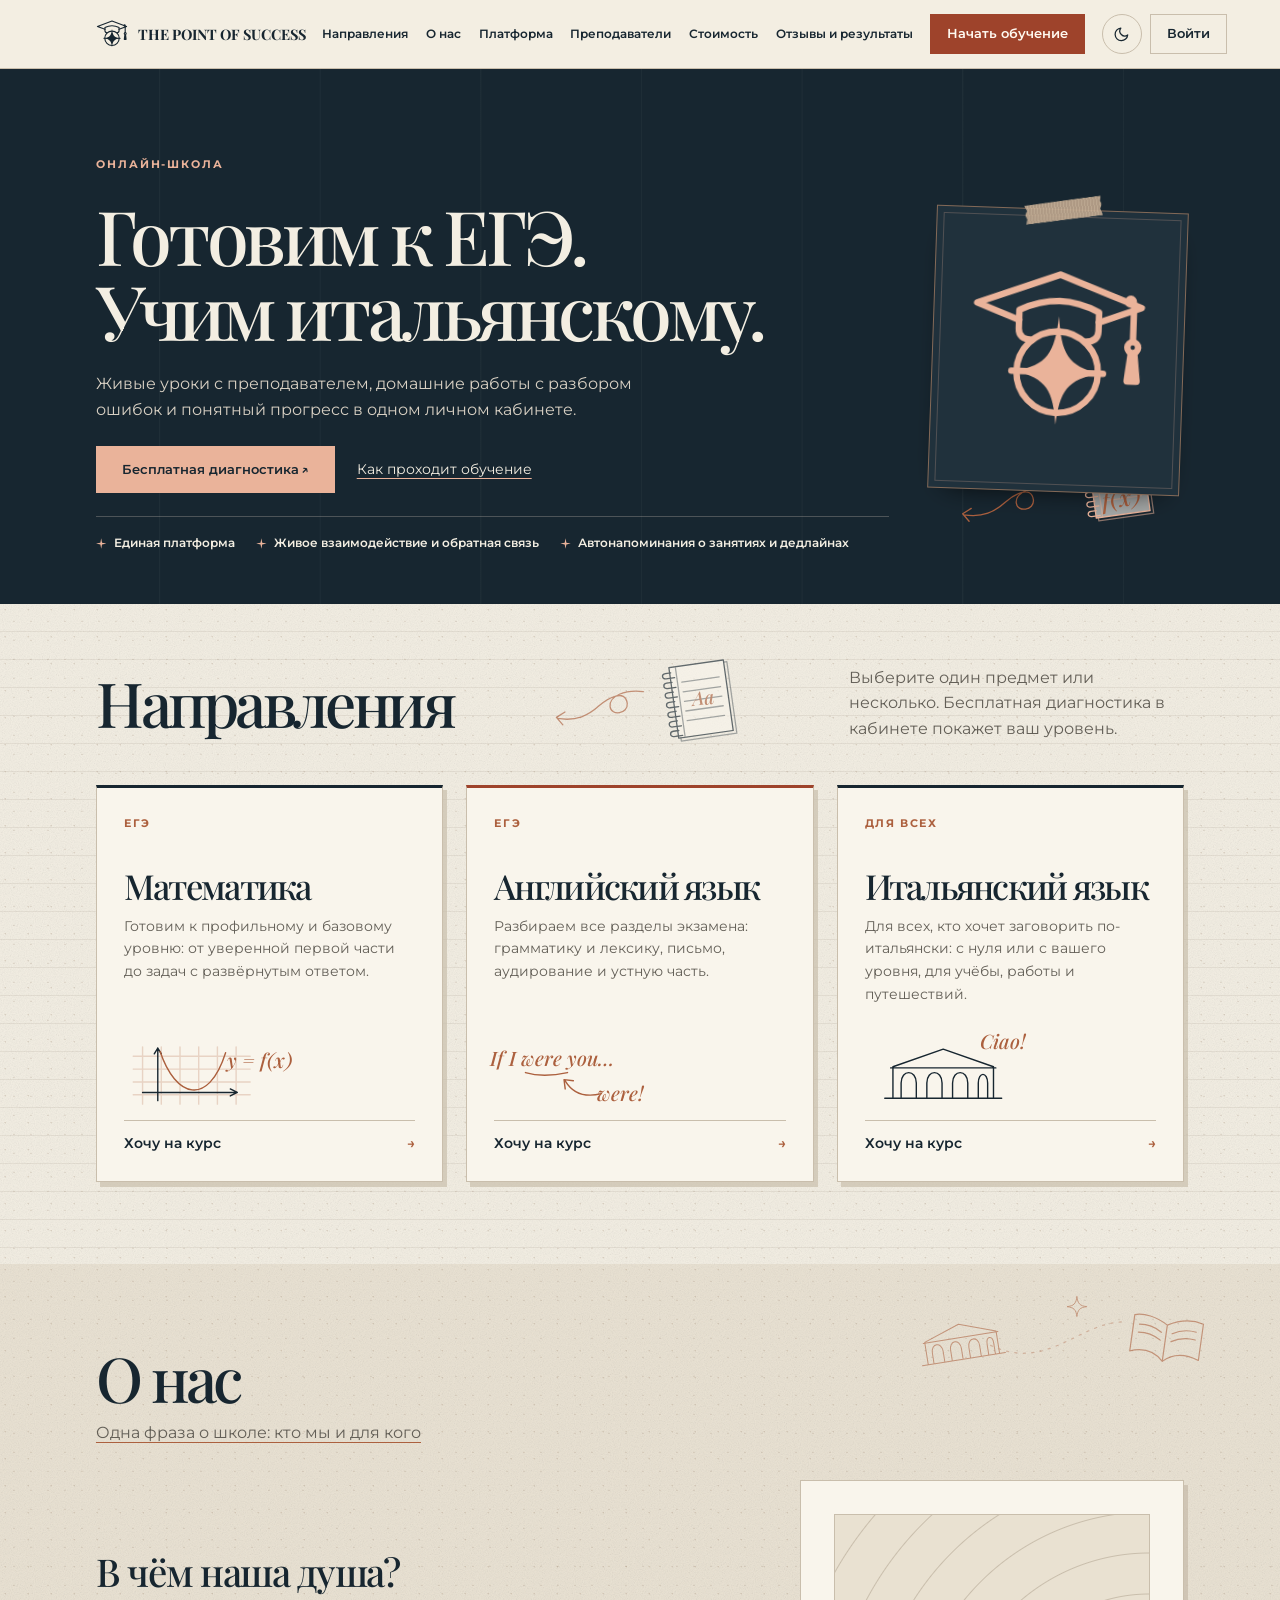
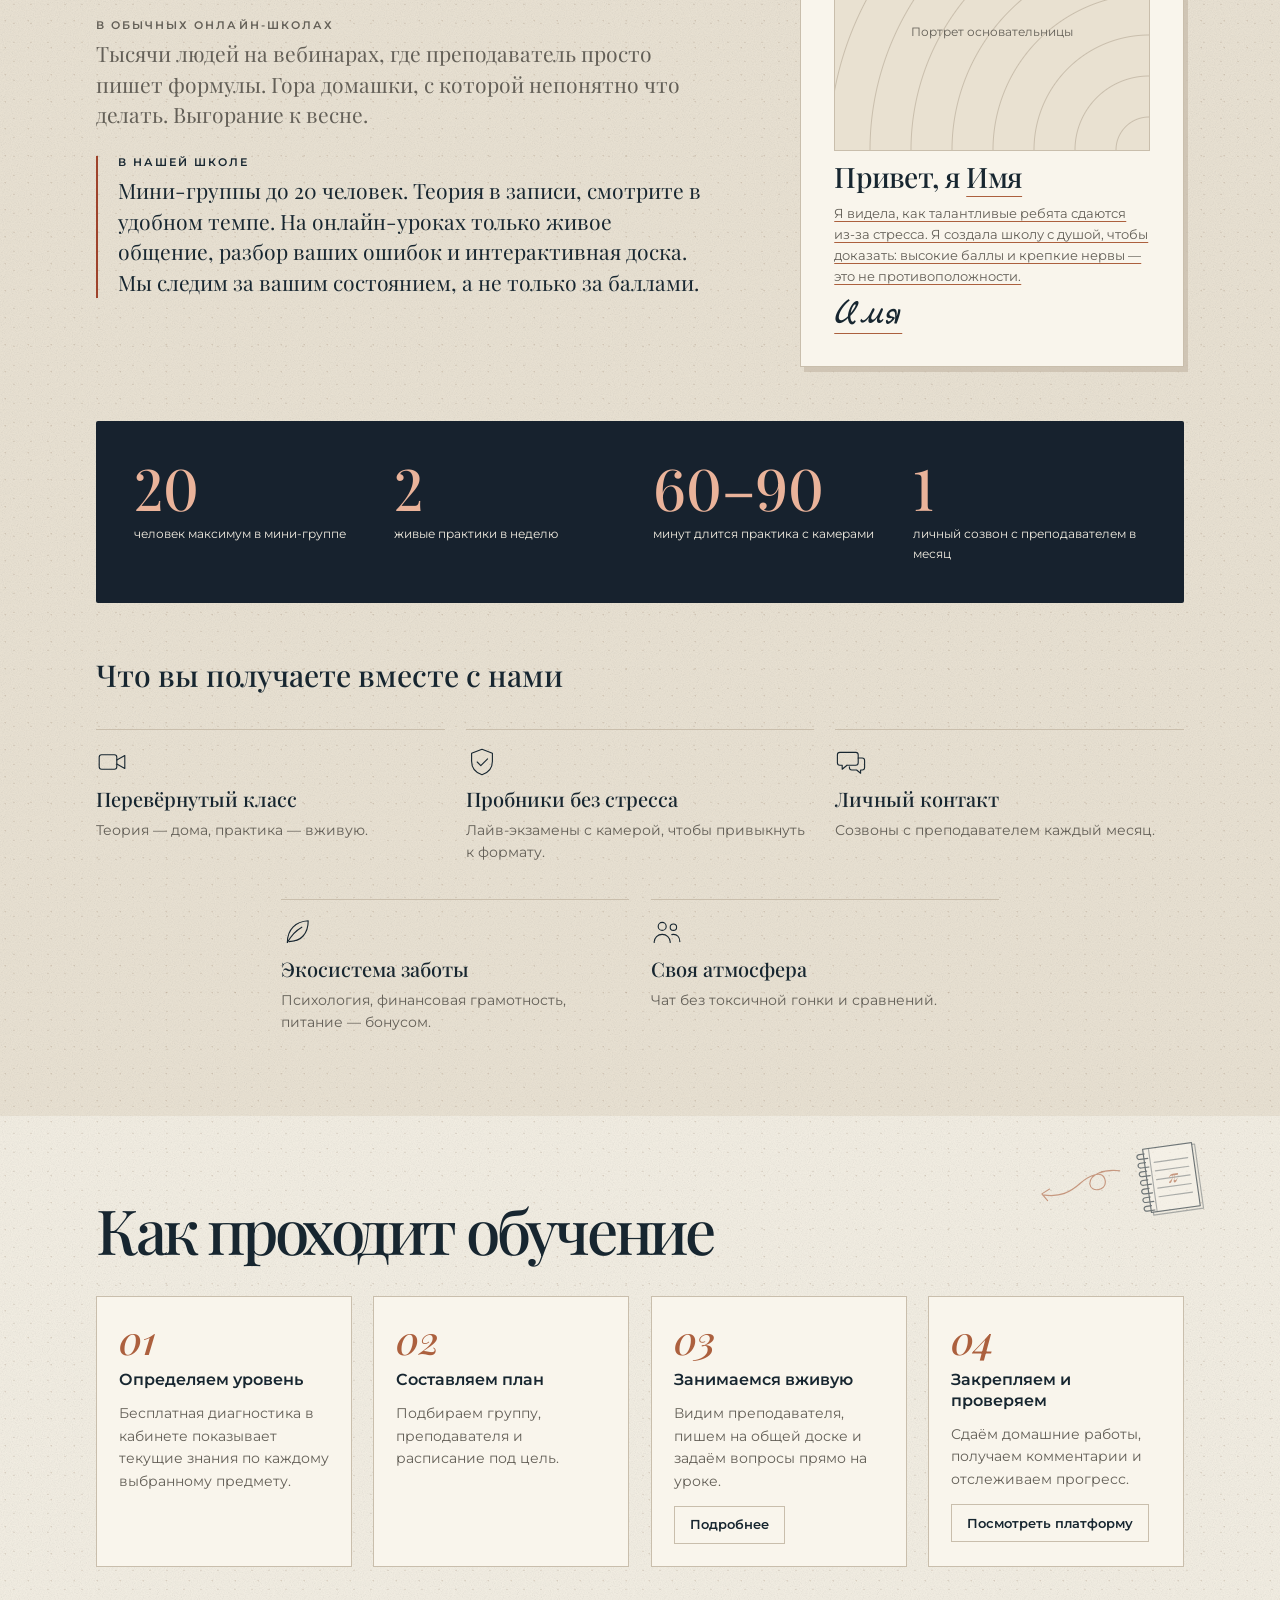
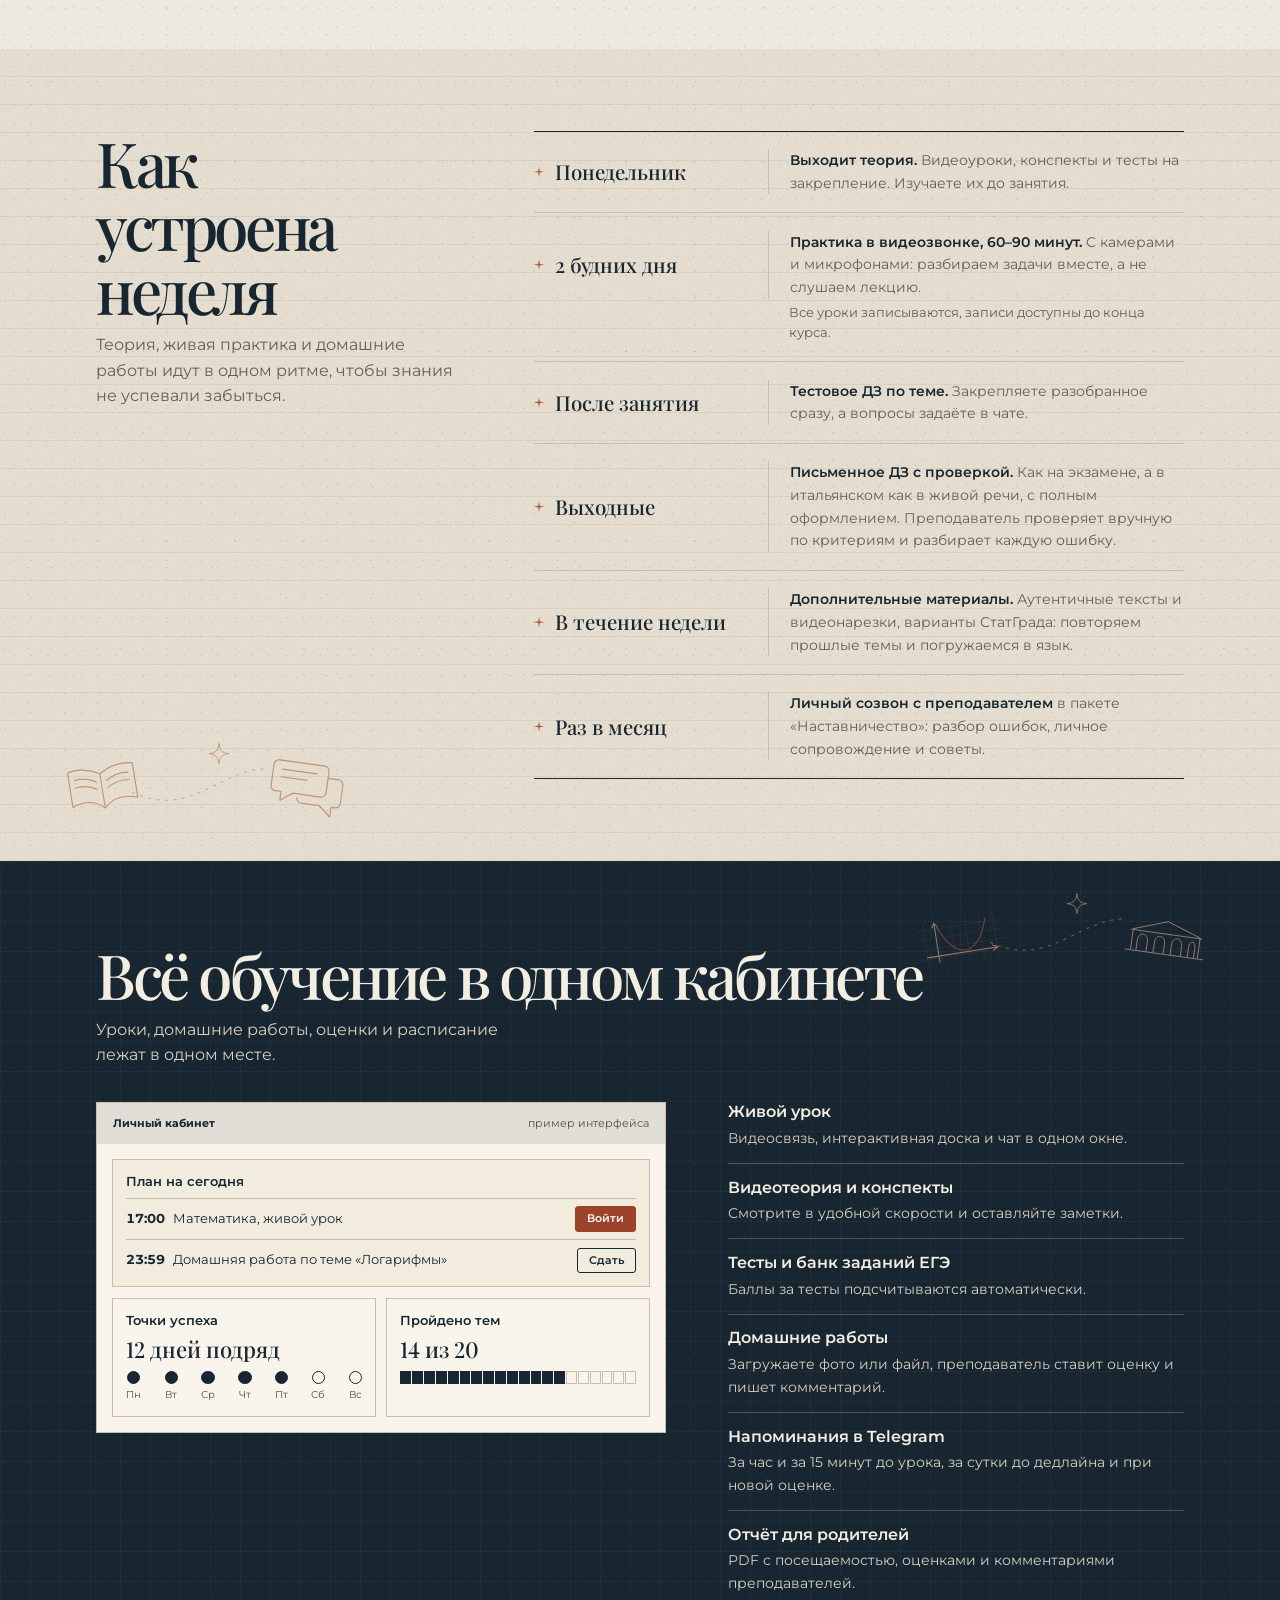
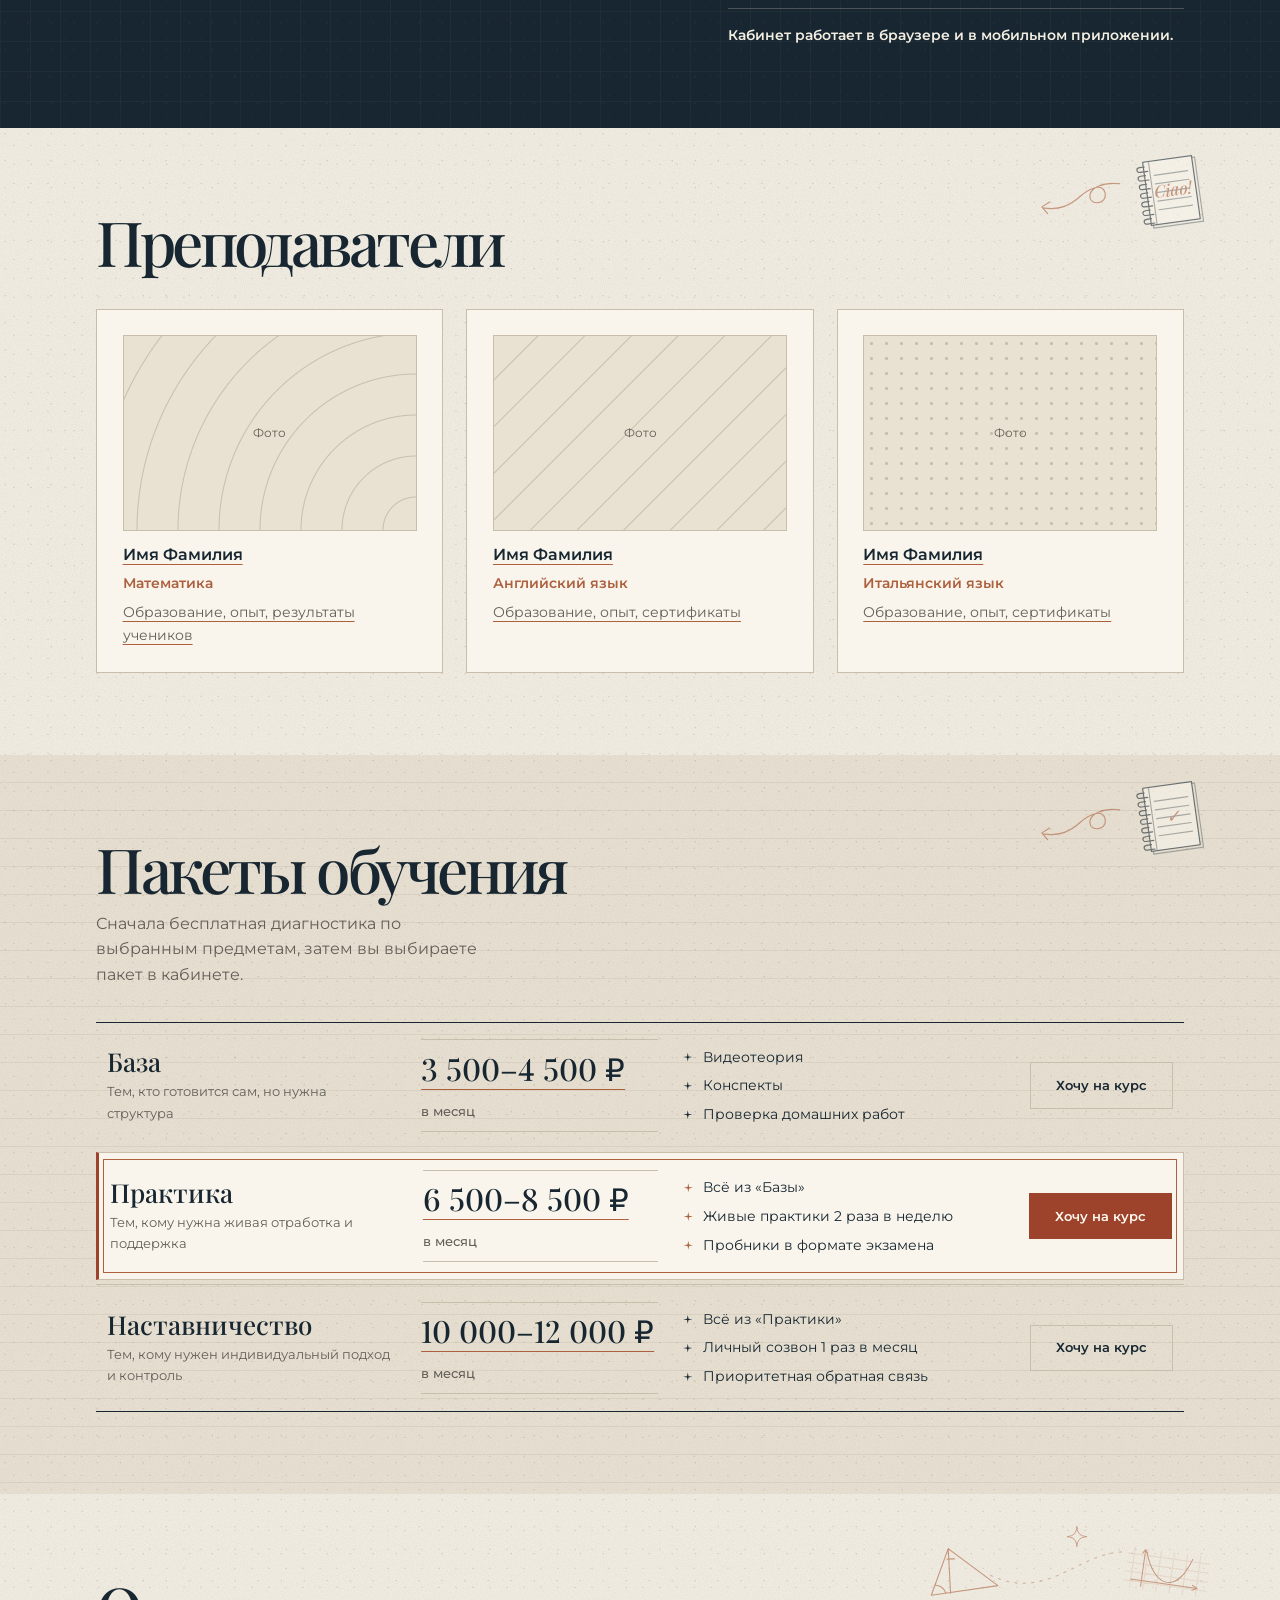
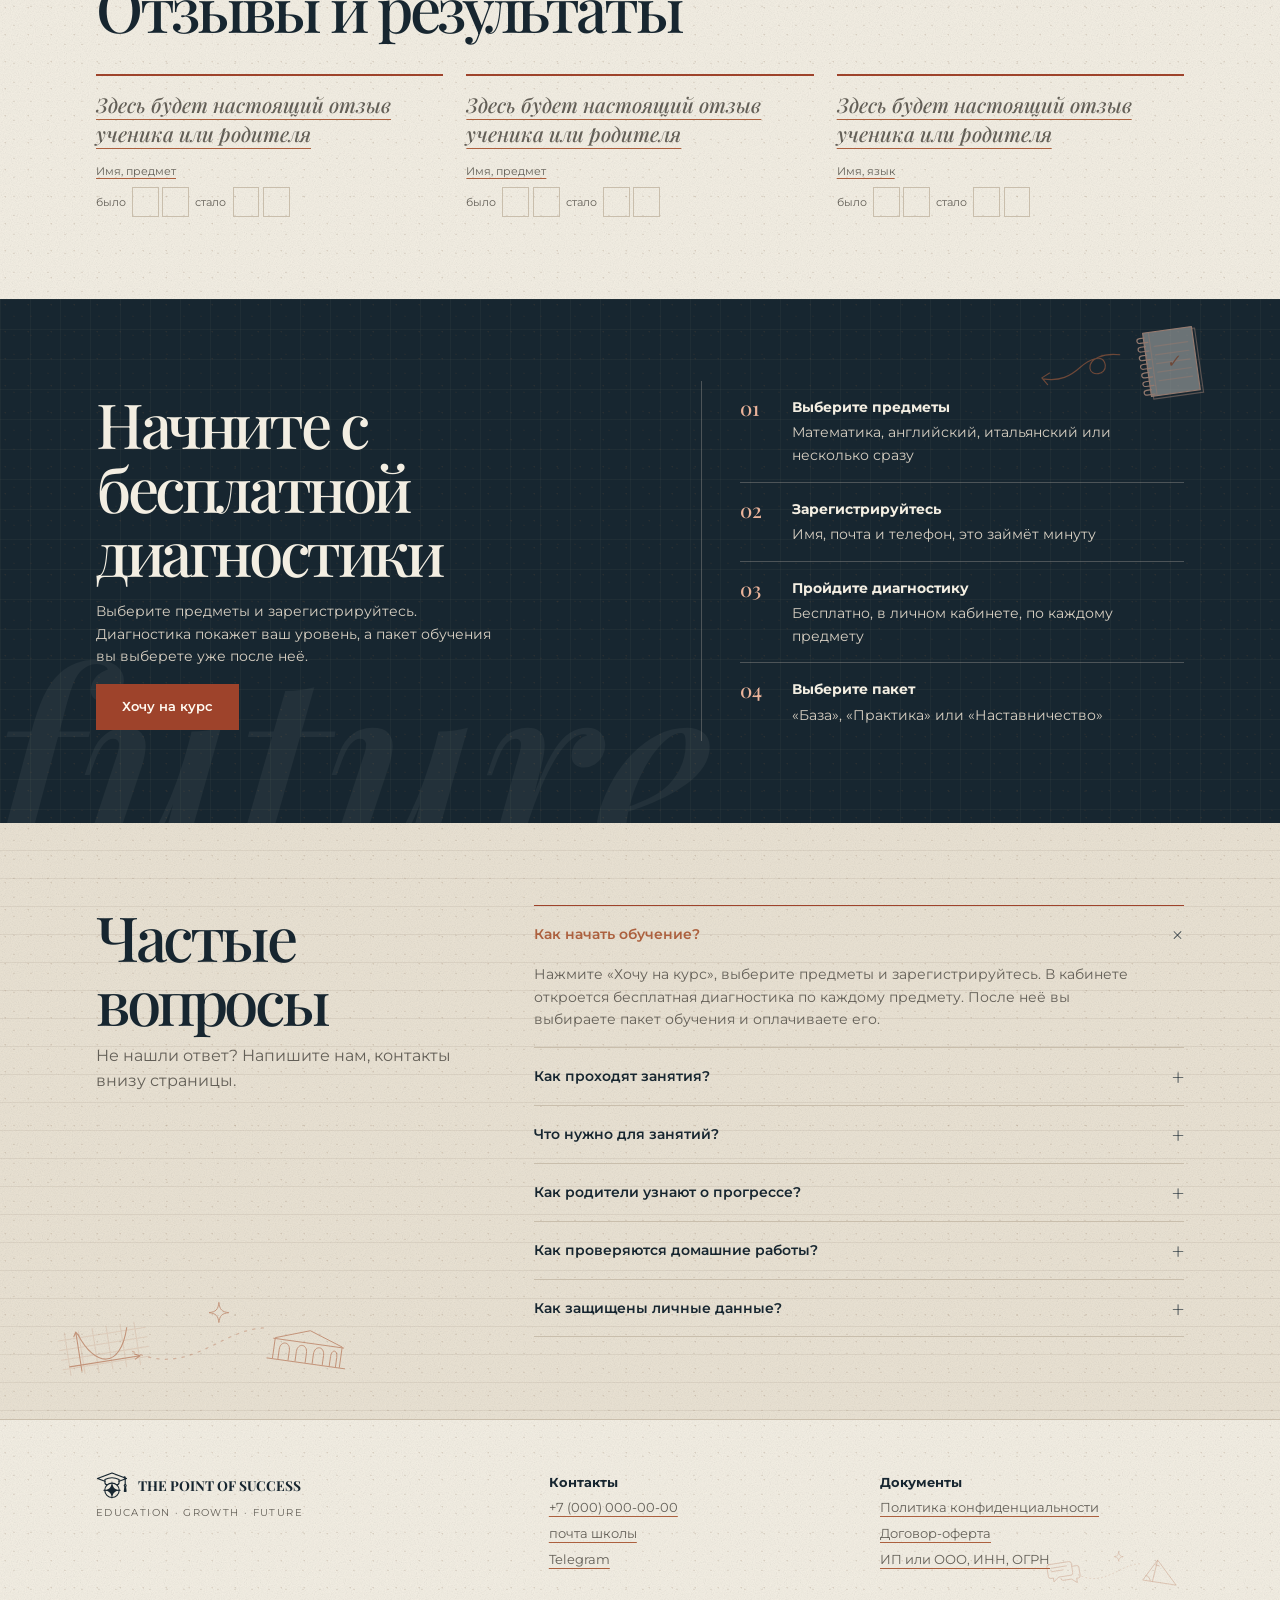
<file: index.html>
<!doctype html>
<html lang="ru">
<meta charset="utf-8">
<meta name="viewport" content="width=device-width, initial-scale=1, viewport-fit=cover">
<title>The point of Success</title>
<link rel="icon" href="favicon.svg" type="image/svg+xml">
<script src="theme.js"></script>
<meta name="claude:viewport-fit-sides" content="cover">
<meta name="description" content="Онлайн-школа The point of Success: подготовка к ЕГЭ по математике и английскому и итальянский язык для всех на живых уроках с преподавателем.">
<link rel="preconnect" href="https://fonts.googleapis.com">
<link rel="preconnect" href="https://fonts.gstatic.com" crossorigin>
<link rel="stylesheet" href="https://fonts.googleapis.com/css2?family=Marck+Script&family=Montserrat:wght@400;500;600&family=Playfair+Display:ital,wght@0,500;0,700;1,500&display=swap">
<link rel="stylesheet" href="site.css?v=20261126-1">

<svg class="site-symbols" width="0" height="0" aria-hidden="true">
  <!-- логотип: шапочка выпускника, круг со звездой, кисточка (id и класс «crown» остались от прежней короны) -->
  <symbol id="crown" viewBox="-3 -1 106 96"><g fill="none" stroke="currentColor" stroke-width="3.8" stroke-linecap="round" stroke-linejoin="round"><path pathLength="1" d="M26.5 30 1.5 20.5 50 2.5 98.5 20.5 73.5 30"/><path pathLength="1" d="M34.5 41.5Q26.5 41.5 26.5 35V24Q50 12 73.5 24V35Q73.5 41.5 65.5 41.5"/><path pathLength="1" d="M50 36a24 24 0 1 1 0 48a24 24 0 1 1 0-48"/><path pathLength="1" d="M23 60H77"/><path pathLength="1" d="M94 21V40.5"/><circle cx="94" cy="44" r="3.2"/></g><path class="pop" fill="currentColor" d="M50 27C52 49 56 56 75 60C56 64 52 71 50 91C48 71 44 64 25 60C44 56 48 49 50 27Z"/><path class="pop" fill="currentColor" d="M91 48h6l1.8 15.5q.3 2.5-2.3 2.5h-5q-2.6 0-2.3-2.5z"/><circle fill="currentColor" cx="92" cy="17" r="3.6"/></symbol>
  <symbol id="sk-arrow" viewBox="0 0 88 38"><path d="M85 6C68 4 53 10 54 20c1 9 17 7 16-3C68 3 52 12 44 19c-10 9-21 15-39 12m7-6-8 5 6 7"/></symbol>
  <symbol id="sk-note" viewBox="0 0 68 78"><path class="notebook-paper" d="M10 5h51v66H10z"/><path d="M61 7h3v67H12v-3M16 6v64M20 20h35m-35 9h35m-35 9h35m-35 9h35m-35 9h35" opacity=".55"/><path d="M14 15H6c-4 0-4-5 0-5h5m3 14H6c-4 0-4-5 0-5h5m3 14H6c-4 0-4-5 0-5h5m3 14H6c-4 0-4-5 0-5h5m3 14H6c-4 0-4-5 0-5h5m3 14H6c-4 0-4-5 0-5h5m3 14H6c-4 0-4-5 0-5h5"/></symbol>
  <symbol id="sk-graph" viewBox="0 0 110 65"><path d="M14 11v49M30 11v49M46 11v49M62 11v49M78 11v49M94 11v49M6 19h100M6 30h100M6 41h100M6 52h100" class="graph-grid"/><path d="M14 50h81m-6-3 6 3-6 3M27 57V12m-3 5 3-5 3 5"/><path class="sk-accent" d="M29 15c13 39 41 48 56 1"/></symbol>
  <symbol id="sk-arch" viewBox="0 0 116 64"><path d="M8 55h100M15 54V28l43-15 43 15v26M13 29h90M22 54V42c0-12 13-12 13 0v12m9 0V42c0-12 13-12 13 0v12m9 0V42c0-12 13-12 13 0v12m9 0V42c0-10 8-10 8 0v12"/></symbol>
  <symbol id="sk-book" viewBox="0 0 80 61"><path d="M39 16C27 9 14 7 5 10v37c13-5 25-3 34 6 9-9 22-11 36-6V10c-11-3-24-1-36 6v37M11 19c7-1 15 0 23 5m-23 3c7-1 15 0 23 5m11-8c8-5 17-6 24-5m-24 13c8-5 17-6 24-5"/></symbol>
  <symbol id="sk-chat" viewBox="0 0 80 62"><path d="M7 8h47a5 5 0 0 1 5 5v22a5 5 0 0 1-5 5H25L13 49v-9H7a5 5 0 0 1-5-5V13a5 5 0 0 1 5-5Zm53 12h10a5 5 0 0 1 5 5v19a5 5 0 0 1-5 5h-4v10l-12-10H35a5 5 0 0 1-5-5M11 17h36m-36 8h27"/></symbol>
  <symbol id="sk-triangle" viewBox="0 0 88 62"><path d="M8 53 34 6l47 48ZM34 6l-5 48M13 43c5 0 10 4 11 10m7-36 8 1"/></symbol>
  <symbol id="sk-spark" viewBox="0 0 32 32"><path d="M16 3c1 9 4 12 13 13-9 1-12 4-13 13C15 20 12 17 3 16 12 15 15 12 16 3Z"/></symbol>
</svg>

<header class="header">
  <div class="wrap header-row">
    <a class="logo" href="#top"><svg class="crown" aria-hidden="true"><use href="#crown"/></svg><span>The Point of Success</span></a>
    <nav class="nav" id="nav" aria-label="Разделы сайта">
      <a href="#courses">Направления</a>
      <a href="#about">О нас</a>
      <a href="#platform">Платформа</a>
      <a href="#team">Преподаватели</a>
      <a href="#plans">Стоимость</a>
      <a href="#reviews">Отзывы и результаты</a>
      <a class="btn btn--red" href="#apply">Начать обучение</a>
    </nav>
    <div class="header-actions">
      <button class="theme-btn" type="button" data-theme-toggle aria-label="Сменить тему"><svg class="i-moon" viewBox="0 0 24 24" aria-hidden="true"><path d="M21 12.8A9 9 0 1 1 11.2 3a7 7 0 0 0 9.8 9.8z"/></svg><svg class="i-sun" viewBox="0 0 24 24" aria-hidden="true"><circle cx="12" cy="12" r="4"/><path d="M12 2v2M12 20v2M4.9 4.9l1.4 1.4M17.7 17.7l1.4 1.4M2 12h2M20 12h2M4.9 19.1l1.4-1.4M17.7 6.3l1.4-1.4"/></svg></button>
      <a class="btn btn--line login" href="login.html">Войти</a>
      <button class="burger" id="burger" type="button" aria-expanded="false" aria-controls="nav">Меню</button>
    </div>
  </div>
</header>

<main id="top">
  <section class="hero">
    <div class="wrap hero-grid">
      <div class="hero-copy">
        <p class="eyebrow">Онлайн-школа</p>
        <h1><span>Готовим к ЕГЭ.</span> <span>Учим итальянскому.</span></h1>
        <p class="hero-intro">Живые уроки с преподавателем, домашние работы с разбором ошибок и понятный прогресс в одном личном кабинете.</p>
        <div class="hero-actions">
          <a class="btn btn--peach" href="start.html">Бесплатная диагностика <span aria-hidden="true">↗</span></a>
          <a class="hero-link" href="#how-view">Как проходит обучение</a>
        </div>
        <ul class="hero-facts">
          <li><span class="spark"></span>Единая платформа</li>
          <li><span class="spark"></span>Живое взаимодействие и обратная связь</li>
          <li><span class="spark"></span>Автонапоминания о занятиях и дедлайнах</li>
        </ul>
      </div>

      <div class="hero-art" aria-hidden="true">
        <svg class="doodle hero-notebook" viewBox="0 0 158 84"><use class="sk-accent" href="#sk-arrow" x="1" y="43" width="69" height="31"/><g transform="rotate(-8 113 40)"><use href="#sk-note" x="90" y="10" width="53" height="67"/><text x="118" y="63">f(x)</text></g></svg>
        <div class="emblem" id="emblem">
          <span class="emblem-tape"></span>
          <svg class="crown crown-draw" viewBox="-3 -1 106 96" aria-hidden="true"><g fill="none" stroke="currentColor" stroke-width="3.8" stroke-linecap="round" stroke-linejoin="round"><path pathLength="1" d="M26.5 30 1.5 20.5 50 2.5 98.5 20.5 73.5 30"/><path pathLength="1" d="M34.5 41.5Q26.5 41.5 26.5 35V24Q50 12 73.5 24V35Q73.5 41.5 65.5 41.5"/><path pathLength="1" d="M50 36a24 24 0 1 1 0 48a24 24 0 1 1 0-48"/><path pathLength="1" d="M23 60H77"/><path pathLength="1" d="M94 21V40.5"/><circle cx="94" cy="44" r="3.2"/></g><path class="pop" fill="currentColor" d="M50 27C52 49 56 56 75 60C56 64 52 71 50 91C48 71 44 64 25 60C44 56 48 49 50 27Z"/><path class="pop" fill="currentColor" d="M91 48h6l1.8 15.5q.3 2.5-2.3 2.5h-5q-2.6 0-2.3-2.5z"/><circle fill="currentColor" cx="92" cy="17" r="3.6"/></svg>
        </div>
      </div>
    </div>
  </section>

  <section class="section" id="courses">
    <div class="wrap">
      <div class="section-head courses-head" id="courses-view">
        <h2>Направления</h2>
        <svg class="doodle notebook courses-doodle" viewBox="0 0 180 86" aria-hidden="true"><use class="sk-accent" href="#sk-arrow" x="1" y="26" width="85" height="39"/><g transform="rotate(-8 129 43)"><use href="#sk-note" x="101" y="3" width="66" height="77"/><text x="137" y="46">Aa</text></g></svg>
        <p>Выберите один предмет или несколько. Бесплатная диагностика в кабинете покажет ваш уровень.</p>
      </div>
      <ul class="dirs">
        <li><a class="dir" href="start.html?s=ege-math">
          <span class="dir-tag">ЕГЭ</span>
          <h3>Математика</h3>
          <p>Готовим к профильному и базовому уровню: от уверенной первой части до задач с развёрнутым ответом.</p>
          <svg class="doodle dir-art" viewBox="0 0 146 65" aria-hidden="true"><use href="#sk-graph" x="1" width="110" height="65"/><text x="115" y="29">y = f(x)</text></svg>
          <span class="dir-go">Хочу на курс <i aria-hidden="true">→</i></span>
        </a></li>
        <li><a class="dir" href="start.html?s=ege-eng">
          <span class="dir-tag">ЕГЭ</span>
          <h3>Английский язык</h3>
          <p>Разбираем все разделы экзамена: грамматику и лексику, письмо, аудирование и устную часть.</p>
          <svg class="doodle dir-art dir-art--english" viewBox="0 0 146 65" aria-hidden="true"><text x="49" y="27">If I were you…</text><path d="M26 33c10 3 22 3 36 0m29 18c-16 4-25-1-31-11m0 7-1-8 8 1"/><text x="107" y="57">were!</text></svg>
          <span class="dir-go">Хочу на курс <i aria-hidden="true">→</i></span>
        </a></li>
        <li><a class="dir" href="start.html?s=lang-it">
          <span class="dir-tag">Для всех</span>
          <h3>Итальянский язык</h3>
          <p>Для всех, кто хочет заговорить по-итальянски: с нуля или с вашего уровня, для учёбы, работы и путешествий.</p>
          <svg class="doodle dir-art" viewBox="0 0 146 65" aria-hidden="true"><use href="#sk-arch" x="8" width="116" height="64"/><text x="117" y="13">Ciao!</text></svg>
          <span class="dir-go">Хочу на курс <i aria-hidden="true">→</i></span>
        </a></li>
      </ul>
    </div>
  </section>

  <!-- О нас: тексты заказчика (12 ноября 2026) в прежнем шаблоне. Заглушки .ph: первая фраза (блок 1 не прислан), имя, фото и текст основательницы -->
  <section class="section section--band" id="about">
    <div class="wrap">
      <svg class="doodle section-doodle paired-doodle" viewBox="0 0 290 88" aria-hidden="true"><path class="doodle-link" d="M77 56c54 26 85-24 128-22"/><use href="#sk-arch" x="3" y="24" width="92" height="54" transform="rotate(-9 49 51)"/><use href="#sk-spark" x="147" y="8" width="23" height="23"/><use href="#sk-book" x="200" y="22" width="86" height="57" transform="rotate(8 243 50)"/></svg>
      <div class="section-head">
        <h2>О нас</h2>
        <p><span class="ph">Одна фраза о школе: кто мы и для кого</span></p>
      </div>
      <div class="about">
        <div class="about-text">
          <p class="about-lead">В чём наша душа?</p>
          <p><span class="about-label">В обычных онлайн-школах</span>Тысячи людей на вебинарах, где преподаватель просто пишет формулы. Гора домашки, с которой непонятно что делать. Выгорание к весне.</p>
          <p class="about-us"><span class="about-label">В нашей школе</span>Мини-группы до 20 человек. Теория в записи, смотрите в удобном темпе. На онлайн-уроках только живое общение, разбор ваших ошибок и интерактивная доска. Мы следим за вашим состоянием, а не только за баллами.</p>
        </div>
        <div class="about-founder about-photo">
          <div class="photo">Портрет основательницы</div>
          <h3>Привет, я <span class="ph">Имя</span></h3>
          <p><span class="ph">Я видела, как талантливые ребята сдаются из-за стресса. Я создала школу с душой, чтобы доказать: высокие баллы и крепкие нервы — это не противоположности.</span></p>
          <p class="about-sign"><span class="ph">Имя</span></p>
        </div>
      </div>
      <ul class="about-facts">
        <li><b>20</b><span>человек максимум в мини-группе</span></li>
        <li><b>2</b><span>живые практики в неделю</span></li>
        <li><b>60–90</b><span>минут длится практика с камерами</span></li>
        <li><b>1</b><span>личный созвон с преподавателем в месяц</span></li>
      </ul>
      <h3 class="about-values-title">Что вы получаете вместе с нами</h3>
      <ul class="about-values">
        <li><svg viewBox="0 0 40 40" aria-hidden="true"><rect x="4" y="11" width="22" height="18" rx="3"/><path d="M26 17.5 36 12v16l-10-5.5"/></svg><h3>Перевёрнутый класс</h3><p>Теория — дома, практика — вживую.</p></li>
        <li><svg viewBox="0 0 40 40" aria-hidden="true"><path d="M20 4 33 9v10c0 8.5-5.6 14.4-13 17-7.4-2.6-13-8.5-13-17V9z"/><path d="m14 20 4.5 4.5L27 16"/></svg><h3>Пробники без стресса</h3><p>Лайв-экзамены с камерой, чтобы привыкнуть к формату.</p></li>
        <li><svg viewBox="0 0 40 40" aria-hidden="true"><path d="M6 8h20a3 3 0 0 1 3 3v10a3 3 0 0 1-3 3H15l-6 5v-5H6a3 3 0 0 1-3-3V11a3 3 0 0 1 3-3z"/><path d="M29 15h5a3 3 0 0 1 3 3v9a3 3 0 0 1-3 3h-2v4l-5-4h-6a3 3 0 0 1-3-3v-1"/></svg><h3>Личный контакт</h3><p>Созвоны с преподавателем каждый месяц.</p></li>
        <li><svg viewBox="0 0 40 40" aria-hidden="true"><path d="M8 33C8 17 18 7 34 6c0 16-9 26-24 26"/><path d="M8 33c5-9 11-15 18-19"/></svg><h3>Экосистема заботы</h3><p>Психология, финансовая грамотность, питание — бонусом.</p></li>
        <li><svg viewBox="0 0 40 40" aria-hidden="true"><circle cx="14" cy="13" r="5"/><path d="M4 33c0-6 4.5-10 10-10s10 4 10 10"/><circle cx="28" cy="14" r="4"/><path d="M26 23.3c.6-.2 1.3-.3 2-.3 4.7 0 8 3.4 8 9"/></svg><h3>Своя атмосфера</h3><p>Чат без токсичной гонки и сравнений.</p></li>
      </ul>
    </div>
  </section>

  <section class="section" id="how">
    <div class="wrap">
      <svg class="doodle section-doodle notebook" viewBox="0 0 180 86" aria-hidden="true"><use class="sk-accent" href="#sk-arrow" x="1" y="26" width="85" height="39"/><g transform="rotate(-8 129 43)"><use href="#sk-note" x="101" y="3" width="66" height="77"/><text x="137" y="46">π</text></g></svg>
      <div class="section-head" id="how-view">
        <h2>Как проходит обучение</h2>
      </div>
      <ol class="steps">
        <li><span class="num">01</span><h3>Определяем уровень</h3><p>Бесплатная диагностика в кабинете показывает текущие знания по каждому выбранному предмету.</p></li>
        <li><span class="num">02</span><h3>Составляем план</h3><p>Подбираем группу, преподавателя и расписание под цель.</p></li>
        <li><span class="num">03</span><h3>Занимаемся вживую</h3><p>Видим преподавателя, пишем на общей доске и задаём вопросы прямо на уроке.</p><a class="btn btn--line steps-more" href="#week">Подробнее</a></li>
        <li><span class="num">04</span><h3>Закрепляем и проверяем</h3><p>Сдаём домашние работы, получаем комментарии и отслеживаем прогресс.</p><a class="btn btn--line steps-more" href="#platform-view">Посмотреть платформу</a></li>
      </ol>
    </div>
  </section>

  <section class="section section--band" id="week">
    <div class="wrap">
      <svg class="doodle section-doodle paired-doodle section-doodle--bottom" viewBox="0 0 290 88" aria-hidden="true"><path class="doodle-link" d="M77 56c54 26 85-24 128-22"/><use href="#sk-book" x="3" y="24" width="92" height="54" transform="rotate(-9 49 51)"/><use href="#sk-spark" x="147" y="8" width="23" height="23"/><use href="#sk-chat" x="200" y="22" width="86" height="57" transform="rotate(8 243 50)"/></svg>
      <div class="section-head">
        <h2>Как устроена неделя</h2>
        <p>Теория, живая практика и домашние работы идут в одном ритме, чтобы знания не успевали забыться.</p>
      </div>
      <ol class="week">
        <li><span class="week-when"><i class="spark"></i>Понедельник</span><p><b>Выходит теория.</b> Видеоуроки, конспекты и тесты на закрепление. Изучаете их до занятия.</p></li>
        <li><span class="week-when"><i class="spark"></i>2 будних дня</span><p><b>Практика в видеозвонке, 60–90 минут.</b> С камерами и микрофонами: разбираем задачи вместе, а не слушаем лекцию.</p><small class="week-note">Все уроки записываются, записи доступны до конца курса.</small></li>
        <li><span class="week-when"><i class="spark"></i>После занятия</span><p><b>Тестовое ДЗ по теме.</b> Закрепляете разобранное сразу, а вопросы задаёте в чате.</p></li>
        <li><span class="week-when"><i class="spark"></i>Выходные</span><p><b>Письменное ДЗ с проверкой.</b> Как на экзамене, а в итальянском как в живой речи, с полным оформлением. Преподаватель проверяет вручную по критериям и разбирает каждую ошибку.</p></li>
        <li><span class="week-when"><i class="spark"></i>В течение недели</span><p><b>Дополнительные материалы.</b> Аутентичные тексты и видеонарезки, варианты СтатГрада: повторяем прошлые темы и погружаемся в язык.</p></li>
        <li><span class="week-when"><i class="spark"></i>Раз в месяц</span><p><b>Личный созвон с преподавателем</b> в пакете «Наставничество»: разбор ошибок, личное сопровождение и советы.</p></li>
      </ol>
    </div>
  </section>

  <section class="section section--ink" id="platform">
    <div class="wrap">
      <svg class="doodle section-doodle paired-doodle" viewBox="0 0 290 88" aria-hidden="true"><path class="doodle-link" d="M77 56c54 26 85-24 128-22"/><use href="#sk-graph" x="3" y="24" width="92" height="54" transform="rotate(-9 49 51)"/><use href="#sk-spark" x="147" y="8" width="23" height="23"/><use href="#sk-arch" x="200" y="22" width="86" height="57" transform="rotate(8 243 50)"/></svg>
      <div class="section-head" id="platform-view">
        <h2>Всё обучение в одном кабинете</h2>
        <p>Уроки, домашние работы, оценки и расписание лежат в одном месте.</p>
      </div>
      <div class="platform">
        <figure class="mock" aria-label="Пример интерфейса личного кабинета">
          <div class="mock-bar"><b>Личный кабинет</b><span>пример интерфейса</span></div>
          <div class="mock-body">
            <div class="tile tile--wide">
              <h3>План на сегодня</h3>
              <div class="lesson"><span><time>17:00</time>Математика, живой урок</span><span class="chip">Войти</span></div>
              <div class="lesson"><span><time>23:59</time>Домашняя работа по теме «Логарифмы»</span><span class="chip chip--plain">Сдать</span></div>
            </div>
            <div class="tile">
              <h3>Точки успеха</h3>
              <span class="big">12 дней подряд</span>
              <ul class="streak">
                <li class="on"><i></i>Пн</li><li class="on"><i></i>Вт</li><li class="on"><i></i>Ср</li><li class="on"><i></i>Чт</li><li class="on"><i></i>Пт</li><li><i></i>Сб</li><li><i></i>Вс</li>
              </ul>
            </div>
            <div class="tile">
              <h3>Пройдено тем</h3>
              <span class="big">14 из 20</span>
              <div class="strip"><i class="on"></i><i class="on"></i><i class="on"></i><i class="on"></i><i class="on"></i><i class="on"></i><i class="on"></i><i class="on"></i><i class="on"></i><i class="on"></i><i class="on"></i><i class="on"></i><i class="on"></i><i class="on"></i><i></i><i></i><i></i><i></i><i></i><i></i></div>
            </div>
          </div>
        </figure>

        <div class="features">
          <ul>
            <li><h3>Живой урок</h3><p>Видеосвязь, интерактивная доска и чат в одном окне.</p></li>
            <li><h3>Видеотеория и конспекты</h3><p>Смотрите в удобной скорости и оставляйте заметки.</p></li>
            <li><h3>Тесты и банк заданий ЕГЭ</h3><p>Баллы за тесты подсчитываются автоматически.</p></li>
            <li><h3>Домашние работы</h3><p>Загружаете фото или файл, преподаватель ставит оценку и пишет комментарий.</p></li>
            <li><h3>Напоминания в Telegram</h3><p>За час и за 15 минут до урока, за сутки до дедлайна и при новой оценке.</p></li>
            <li><h3>Отчёт для родителей</h3><p>PDF с посещаемостью, оценками и комментариями преподавателей.</p></li>
          </ul>
          <p class="features-note">Кабинет работает в браузере и в мобильном приложении.</p>
        </div>
      </div>
    </div>
  </section>

  <section class="section" id="team">
    <div class="wrap">
      <svg class="doodle section-doodle notebook" viewBox="0 0 180 86" aria-hidden="true"><use class="sk-accent" href="#sk-arrow" x="1" y="26" width="85" height="39"/><g transform="rotate(-8 129 43)"><use href="#sk-note" x="101" y="3" width="66" height="77"/><text x="137" y="46">Ciao!</text></g></svg>
      <div class="section-head">
        <h2>Преподаватели</h2>
      </div>
      <ul class="team">
        <li><div class="photo">Фото</div><h3><span class="ph">Имя Фамилия</span></h3><p class="subject">Математика</p><p><span class="ph">Образование, опыт, результаты учеников</span></p></li>
        <li><div class="photo">Фото</div><h3><span class="ph">Имя Фамилия</span></h3><p class="subject">Английский язык</p><p><span class="ph">Образование, опыт, сертификаты</span></p></li>
        <li><div class="photo">Фото</div><h3><span class="ph">Имя Фамилия</span></h3><p class="subject">Итальянский язык</p><p><span class="ph">Образование, опыт, сертификаты</span></p></li>
      </ul>
    </div>
  </section>

  <section class="section section--band" id="plans">
    <div class="wrap">
      <svg class="doodle section-doodle notebook" viewBox="0 0 180 86" aria-hidden="true"><use class="sk-accent" href="#sk-arrow" x="1" y="26" width="85" height="39"/><g transform="rotate(-8 129 43)"><use href="#sk-note" x="101" y="3" width="66" height="77"/><text x="137" y="46">✓</text></g></svg>
      <div class="section-head">
        <h2>Пакеты обучения</h2>
        <p>Сначала бесплатная диагностика по выбранным предметам, затем вы выбираете пакет в кабинете.</p>
      </div>
      <div class="plans">
        <article class="plan">
          <div class="plan-top"><h3>База</h3><p>Тем, кто готовится сам, но нужна структура</p></div>
          <p class="price"><span class="ph">3 500–4 500 ₽</span> <small>в месяц</small></p>
          <ul>
            <li>Видеотеория</li>
            <li>Конспекты</li>
            <li>Проверка домашних работ</li>
          </ul>
          <a class="btn btn--line" href="start.html">Хочу на курс</a>
        </article>
        <article class="plan plan--main">
          <div class="plan-top"><h3>Практика</h3><p>Тем, кому нужна живая отработка и поддержка</p></div>
          <p class="price"><span class="ph">6 500–8 500 ₽</span> <small>в месяц</small></p>
          <ul>
            <li>Всё из «Базы»</li>
            <li>Живые практики 2 раза в неделю</li>
            <li>Пробники в формате экзамена</li>
          </ul>
          <a class="btn btn--cream" href="start.html">Хочу на курс</a>
        </article>
        <article class="plan">
          <div class="plan-top"><h3>Наставничество</h3><p>Тем, кому нужен индивидуальный подход и контроль</p></div>
          <p class="price"><span class="ph">10 000–12 000 ₽</span> <small>в месяц</small></p>
          <ul>
            <li>Всё из «Практики»</li>
            <li>Личный созвон 1 раз в месяц</li>
            <li>Приоритетная обратная связь</li>
          </ul>
          <a class="btn btn--line" href="start.html">Хочу на курс</a>
        </article>
      </div>
    </div>
  </section>

  <section class="section" id="reviews">
    <div class="wrap">
      <svg class="doodle section-doodle paired-doodle" viewBox="0 0 290 88" aria-hidden="true"><path class="doodle-link" d="M77 56c54 26 85-24 128-22"/><use href="#sk-triangle" x="3" y="24" width="92" height="54" transform="rotate(-9 49 51)"/><use href="#sk-spark" x="147" y="8" width="23" height="23"/><use href="#sk-graph" x="200" y="22" width="86" height="57" transform="rotate(8 243 50)"/></svg>
      <div class="section-head">
        <h2>Отзывы и результаты</h2>
      </div>
      <ul class="reviews">
        <li><p><span class="ph">Здесь будет настоящий отзыв ученика или родителя</span></p><div class="score"><span class="ph">Имя, предмет</span> было <span class="cells"><span class="cell"></span><span class="cell"></span></span> стало <span class="cells"><span class="cell"></span><span class="cell"></span></span></div></li>
        <li><p><span class="ph">Здесь будет настоящий отзыв ученика или родителя</span></p><div class="score"><span class="ph">Имя, предмет</span> было <span class="cells"><span class="cell"></span><span class="cell"></span></span> стало <span class="cells"><span class="cell"></span><span class="cell"></span></span></div></li>
        <li><p><span class="ph">Здесь будет настоящий отзыв ученика или родителя</span></p><div class="score"><span class="ph">Имя, язык</span> было <span class="cells"><span class="cell"></span><span class="cell"></span></span> стало <span class="cells"><span class="cell"></span><span class="cell"></span></span></div></li>
      </ul>
    </div>
  </section>

  <section class="section section--ink apply" id="apply">
    <div class="wrap apply-grid">
      <svg class="doodle section-doodle notebook" viewBox="0 0 180 86" aria-hidden="true"><use class="sk-accent" href="#sk-arrow" x="1" y="26" width="85" height="39"/><g transform="rotate(-8 129 43)"><use href="#sk-note" x="101" y="3" width="66" height="77"/><text x="137" y="46">✓</text></g></svg>
      <div class="apply-copy">
        <h2>Начните с бесплатной диагностики</h2>
        <p>Выберите предметы и зарегистрируйтесь. Диагностика покажет ваш уровень, а пакет обучения вы выберете уже после неё.</p>
        <div><a class="btn btn--cream" href="start.html">Хочу на курс</a></div>
      </div>
      <ol class="path">
        <li><b>Выберите предметы</b><span>Математика, английский, итальянский или несколько сразу</span></li>
        <li><b>Зарегистрируйтесь</b><span>Имя, почта и телефон, это займёт минуту</span></li>
        <li><b>Пройдите диагностику</b><span>Бесплатно, в личном кабинете, по каждому предмету</span></li>
        <li><b>Выберите пакет</b><span>«База», «Практика» или «Наставничество»</span></li>
      </ol>
    </div>
  </section>

  <section class="section section--band" id="faq">
    <div class="wrap faq-grid">
      <svg class="doodle section-doodle paired-doodle section-doodle--bottom" viewBox="0 0 290 88" aria-hidden="true"><path class="doodle-link" d="M77 56c54 26 85-24 128-22"/><use href="#sk-graph" x="3" y="24" width="92" height="54" transform="rotate(-9 49 51)"/><use href="#sk-spark" x="147" y="8" width="23" height="23"/><use href="#sk-arch" x="200" y="22" width="86" height="57" transform="rotate(8 243 50)"/></svg>
      <div class="section-head">
        <h2>Частые вопросы</h2>
        <p>Не нашли ответ? Напишите нам, контакты внизу страницы.</p>
      </div>
      <div class="faq">
        <details open><summary>Как начать обучение?</summary><p>Нажмите «Хочу на курс», выберите предметы и зарегистрируйтесь. В кабинете откроется бесплатная диагностика по каждому предмету. После неё вы выбираете пакет обучения и оплачиваете его.</p></details>
        <details><summary>Как проходят занятия?</summary><p>Уроки идут вживую в личном кабинете. Вы видите преподавателя, работаете на общей доске и задаёте вопросы голосом или в чате.</p></details>
        <details><summary>Что нужно для занятий?</summary><p>Компьютер, планшет или телефон со стабильным интернетом, камера и микрофон. Устанавливать программы на компьютер не нужно.</p></details>
        <details><summary>Как родители узнают о прогрессе?</summary><p>Ученик формирует в кабинете PDF-отчёт с посещаемостью, средним баллом и комментариями преподавателей и пересылает его родителям.</p></details>
        <details><summary>Как проверяются домашние работы?</summary><p>Тесты проверяются автоматически. Развёрнутые решения вы загружаете фото или файлом, а преподаватель ставит оценку и пишет комментарий.</p></details>
        <details><summary>Как защищены личные данные?</summary><p>Данные обрабатываются в соответствии с 152-ФЗ и хранятся в зашифрованном виде. Ученик видит только свои данные. За учеников младше 18 лет согласие даёт родитель или законный представитель.</p></details>
      </div>
    </div>
  </section>
</main>

<footer class="footer">
  <div class="wrap footer-grid">
    <svg class="doodle paired-doodle footer-doodle" viewBox="0 0 290 88" aria-hidden="true"><path class="doodle-link" d="M77 56c54 26 85-24 128-22"/><use href="#sk-chat" x="3" y="24" width="92" height="54" transform="rotate(-9 49 51)"/><use href="#sk-spark" x="147" y="8" width="23" height="23"/><use href="#sk-triangle" x="200" y="22" width="86" height="57" transform="rotate(8 243 50)"/></svg>
    <div>
      <a class="logo" href="#top"><svg class="crown" aria-hidden="true"><use href="#crown"/></svg><span>The Point of Success</span></a>
      <span class="footer-tag">Education · Growth · Future</span>
    </div>
    <div>
      <b>Контакты</b>
      <span><span class="ph">+7 (000) 000-00-00</span></span>
      <span><span class="ph">почта школы</span></span>
      <span><span class="ph">Telegram</span></span>
    </div>
    <div>
      <b>Документы</b>
      <span><span class="ph">Политика конфиденциальности</span></span>
      <span><span class="ph">Договор-оферта</span></span>
      <span><span class="ph">ИП или ООО, ИНН, ОГРН</span></span>
    </div>
  </div>
</footer>

<script src="motion.js"></script>
<script src="cursor-trail.js"></script>
<script>
  var calm = window.matchMedia("(prefers-reduced-motion: reduce)").matches;
  var header = document.querySelector(".header");
  window.addEventListener("scroll", function () { header.classList.toggle("scrolled", window.scrollY > 8); }, { passive: true });

  if (!calm && "IntersectionObserver" in window) {
    var observer = new IntersectionObserver(function (entries) {
      entries.forEach(function (entry) {
        if (!entry.isIntersecting) return;
        entry.target.classList.add("in");
        observer.unobserve(entry.target);
      });
    });
    document.querySelectorAll(".section-head, .about-text, .about-photo, .about-facts li, .about-values li, .dirs li, .steps li, .week li, .mock, .features li, .team li, .plan, .reviews li, .faq details, .apply-copy, .path").forEach(function (item) {
      var position = Array.prototype.indexOf.call(item.parentNode.children, item);
      item.style.setProperty("--d", Math.min(position, 5) * 80 + "ms");
      observer.observe(item);
    });
  }

  var emblem = document.getElementById("emblem");
  if (!calm && window.matchMedia("(hover: hover)").matches) {
    emblem.addEventListener("pointermove", function (event) {
      var box = emblem.getBoundingClientRect();
      emblem.style.setProperty("--ry", ((event.clientX - box.left) / box.width - .5) * 7 + "deg");
      emblem.style.setProperty("--rx", (.5 - (event.clientY - box.top) / box.height) * 7 + "deg");
    });
    emblem.addEventListener("pointerleave", function () {
      emblem.style.removeProperty("--rx");
      emblem.style.removeProperty("--ry");
    });
  }

  var burger = document.getElementById("burger");
  var nav = document.getElementById("nav");
  burger.addEventListener("click", function () {
    var open = nav.classList.toggle("open");
    burger.setAttribute("aria-expanded", String(open));
  });
  document.addEventListener("click", function (event) {
    if (!nav.classList.contains("open") || event.target.closest("#nav, #burger")) return;
    nav.classList.remove("open");
    burger.setAttribute("aria-expanded", "false");
  });
  document.querySelectorAll('a[href^="#"]').forEach(function (link) {
    link.addEventListener("click", function (event) {
      var target = document.getElementById(link.getAttribute("href").slice(1));
      if (!target) return;
      event.preventDefault();
      target.scrollIntoView();
      nav.classList.remove("open");
      burger.setAttribute("aria-expanded", "false");
    });
  });
</script>
</file>
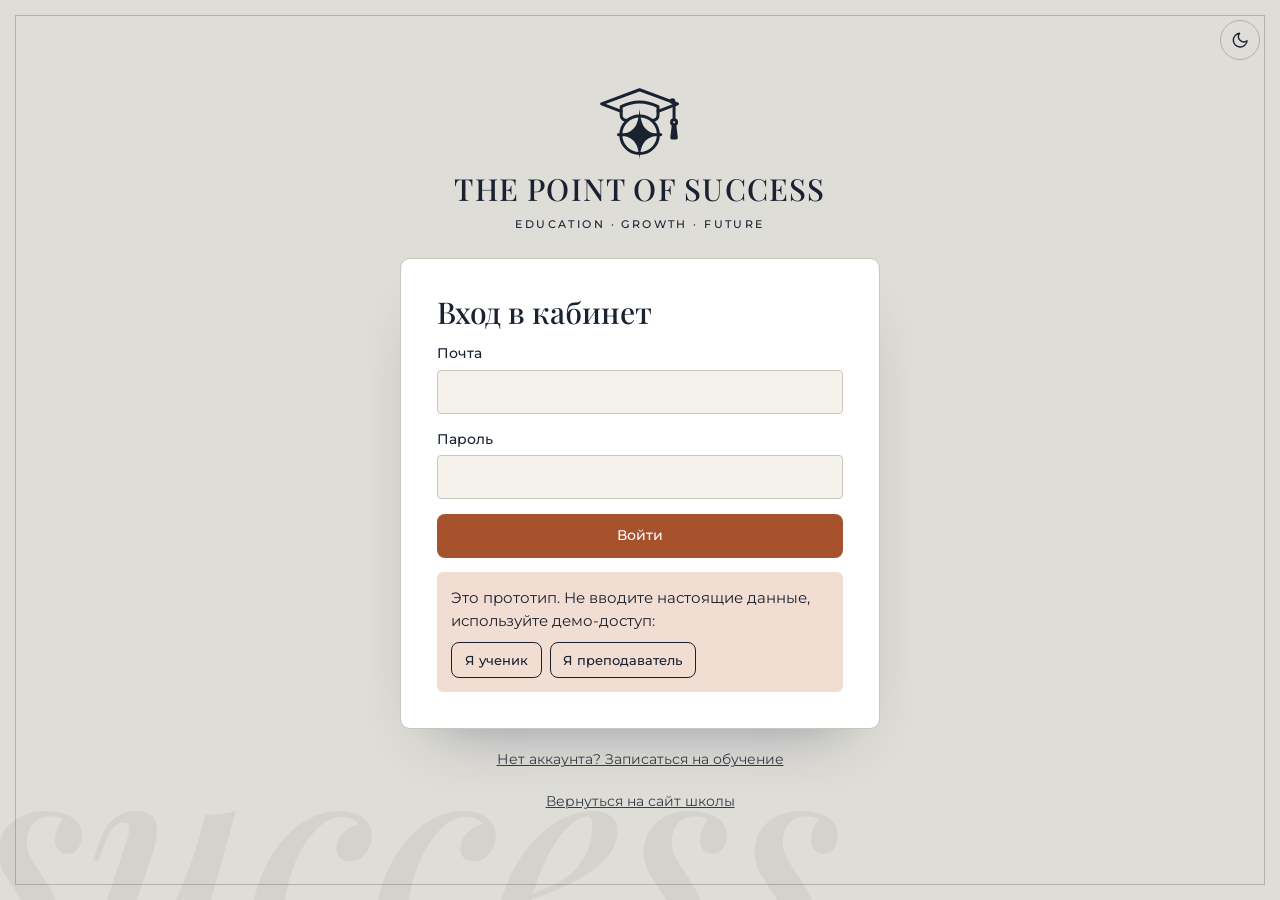
<file: app.html>
<!doctype html>
<html lang="ru">
<head>
<meta charset="utf-8">
<meta name="viewport" content="width=device-width, initial-scale=1, viewport-fit=cover">
<title>Кабинет The point of Success</title>
<link rel="icon" href="favicon.svg" type="image/svg+xml">
<script src="theme.js"></script>
<link rel="preconnect" href="https://fonts.googleapis.com">
<link rel="preconnect" href="https://fonts.gstatic.com" crossorigin>
<link rel="stylesheet" href="https://fonts.googleapis.com/css2?family=Marck+Script&family=Montserrat:wght@400;500;600&family=Playfair+Display:ital,wght@0,500;0,700;1,500&display=swap">
<link rel="stylesheet" href="app.css?v=20261126-5">
</head>
<body>
<div id="app"></div>
<script src="motion.js"></script>
<script src="catalog.js?v=20261126-5"></script>
<script src="app.js?v=20261126-5"></script>
</body>
</html>
</file>
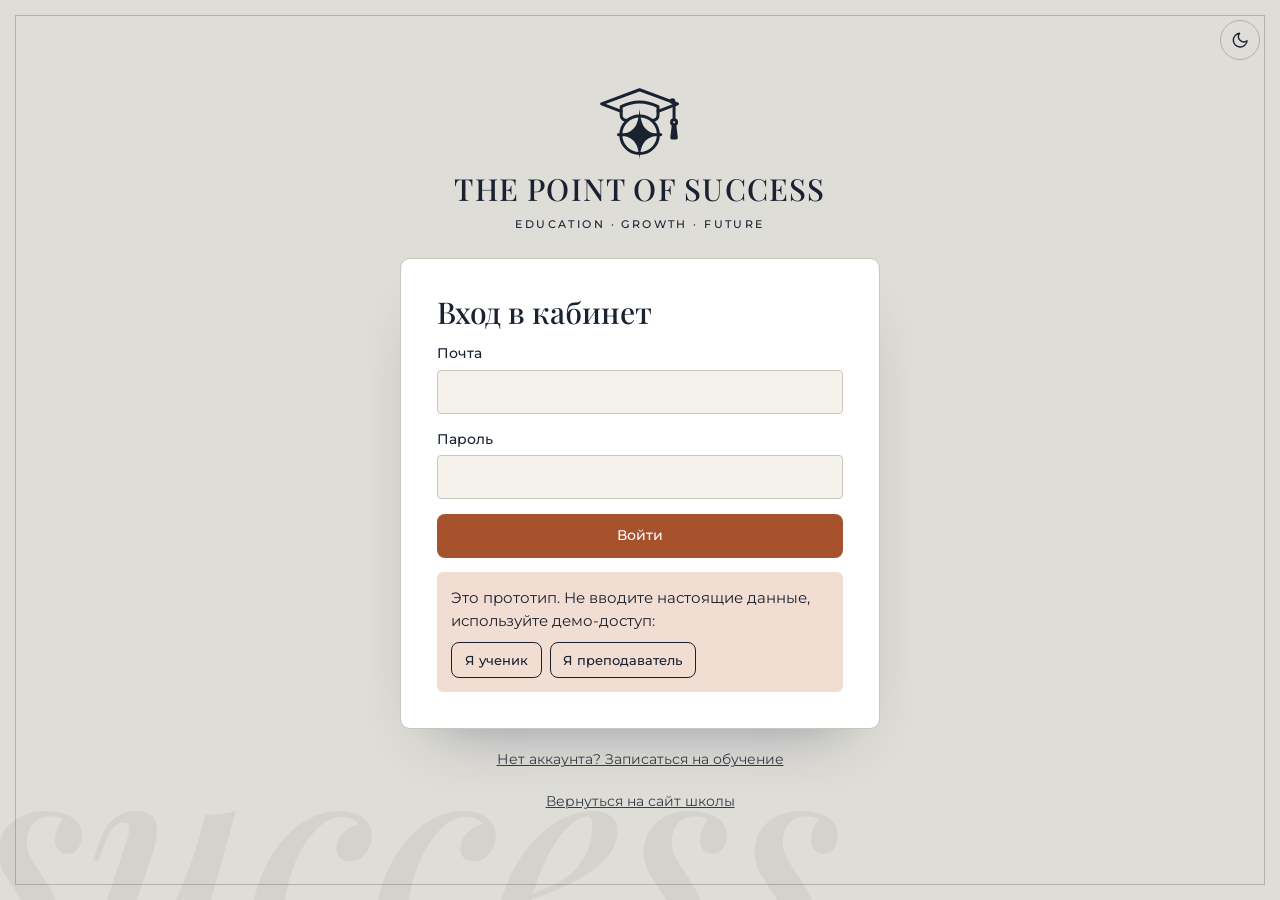
<file: login.html>
<!doctype html>
<html lang="ru">
<head>
<meta charset="utf-8">
<meta name="viewport" content="width=device-width, initial-scale=1, viewport-fit=cover">
<title>Вход в кабинет</title>
<link rel="icon" href="favicon.svg" type="image/svg+xml">
<script src="theme.js"></script>
<link rel="preconnect" href="https://fonts.googleapis.com">
<link rel="preconnect" href="https://fonts.gstatic.com" crossorigin>
<link rel="stylesheet" href="https://fonts.googleapis.com/css2?family=Marck+Script&family=Montserrat:wght@400;500;600&family=Playfair+Display:ital,wght@0,500;0,700;1,500&display=swap">
<link rel="stylesheet" href="app.css?v=20261126-5">
</head>
<body>
<main class="auth">
  <button class="theme-btn" type="button" data-theme-toggle aria-label="Сменить тему"><svg class="i-moon" viewBox="0 0 24 24" aria-hidden="true"><path d="M21 12.8A9 9 0 1 1 11.2 3a7 7 0 0 0 9.8 9.8z"/></svg><svg class="i-sun" viewBox="0 0 24 24" aria-hidden="true"><circle cx="12" cy="12" r="4"/><path d="M12 2v2M12 20v2M4.9 4.9l1.4 1.4M17.7 17.7l1.4 1.4M2 12h2M20 12h2M4.9 19.1l1.4-1.4M17.7 6.3l1.4-1.4"/></svg></button>
  <aside class="auth-panel" aria-hidden="true">
    <svg class="crown crown-draw" viewBox="-3 -1 106 96" aria-hidden="true"><g fill="none" stroke="currentColor" stroke-width="3.8" stroke-linecap="round" stroke-linejoin="round"><path pathLength="1" d="M26.5 30 1.5 20.5 50 2.5 98.5 20.5 73.5 30"/><path pathLength="1" d="M34.5 41.5Q26.5 41.5 26.5 35V24Q50 12 73.5 24V35Q73.5 41.5 65.5 41.5"/><path pathLength="1" d="M50 36a24 24 0 1 1 0 48a24 24 0 1 1 0-48"/><path pathLength="1" d="M23 60H77"/><path pathLength="1" d="M94 21V40.5"/><circle cx="94" cy="44" r="3.2"/></g><path class="pop" fill="currentColor" d="M50 27C52 49 56 56 75 60C56 64 52 71 50 91C48 71 44 64 25 60C44 56 48 49 50 27Z"/><path class="pop" fill="currentColor" d="M91 48h6l1.8 15.5q.3 2.5-2.3 2.5h-5q-2.6 0-2.3-2.5z"/><circle fill="currentColor" cx="92" cy="17" r="3.6"/></svg>
    <p class="auth-name">The Point of Success</p>
    <p class="auth-tag">Education · Growth · Future</p>
  </aside>
  <div class="auth-box">
    <form class="auth-card" id="login-form" novalidate>
      <h1>Вход в кабинет</h1>
      <div class="field"><label for="login-email">Почта</label><input id="login-email" type="email" autocomplete="username" required></div>
      <div class="field"><label for="login-password">Пароль</label><input id="login-password" type="password" autocomplete="current-password" required></div>
      <p class="auth-error" id="login-error" role="alert" hidden></p>
      <button class="btn btn--red" type="submit">Войти</button>
      <div class="demo-box">
        <p>Это прототип. Не вводите настоящие данные, используйте демо-доступ:</p>
        <div class="row">
          <button class="btn btn--sm" type="button" data-demo="student@demo.ru">Я ученик</button>
          <button class="btn btn--sm" type="button" data-demo="teacher@demo.ru">Я преподаватель</button>
        </div>
      </div>
    </form>
    <a class="small muted" href="start.html">Нет аккаунта? Записаться на обучение</a>
    <a class="small muted" href="index.html">Вернуться на сайт школы</a>
  </div>
</main>
<script src="motion.js"></script>
<script>
  var ACCOUNTS = {
    "student@demo.ru": { role: "student", password: "demo123" },
    "teacher@demo.ru": { role: "teacher", password: "demo123" }
  };
  var email = document.getElementById("login-email");
  var password = document.getElementById("login-password");
  var error = document.getElementById("login-error");
  document.querySelectorAll("[data-demo]").forEach(function (button) {
    button.addEventListener("click", function () {
      email.value = button.dataset.demo;
      password.value = "demo123";
      error.hidden = true;
    });
  });
  document.getElementById("login-form").addEventListener("submit", function (event) {
    event.preventDefault();
    var key = email.value.trim().toLowerCase();
    var registered = null;
    try { registered = (JSON.parse(localStorage.getItem("tpos.accounts")) || {})[key]; } catch (e) {}
    var account = ACCOUNTS[key] || (registered && { role: "student", password: registered.password, email: key });
    if (!account || account.password !== password.value) {
      error.textContent = "Неверная почта или пароль. Проверьте данные или нажмите кнопку демо-доступа.";
      error.hidden = false;
      return;
    }
    var session = account.email ? { role: account.role, email: account.email } : { role: account.role };
    try { localStorage.setItem("tpos.session", JSON.stringify(session)); } catch (e) {}
    location.href = "app.html#" + account.role + "/dashboard";
  });
</script>
</body>
</html>
</file>
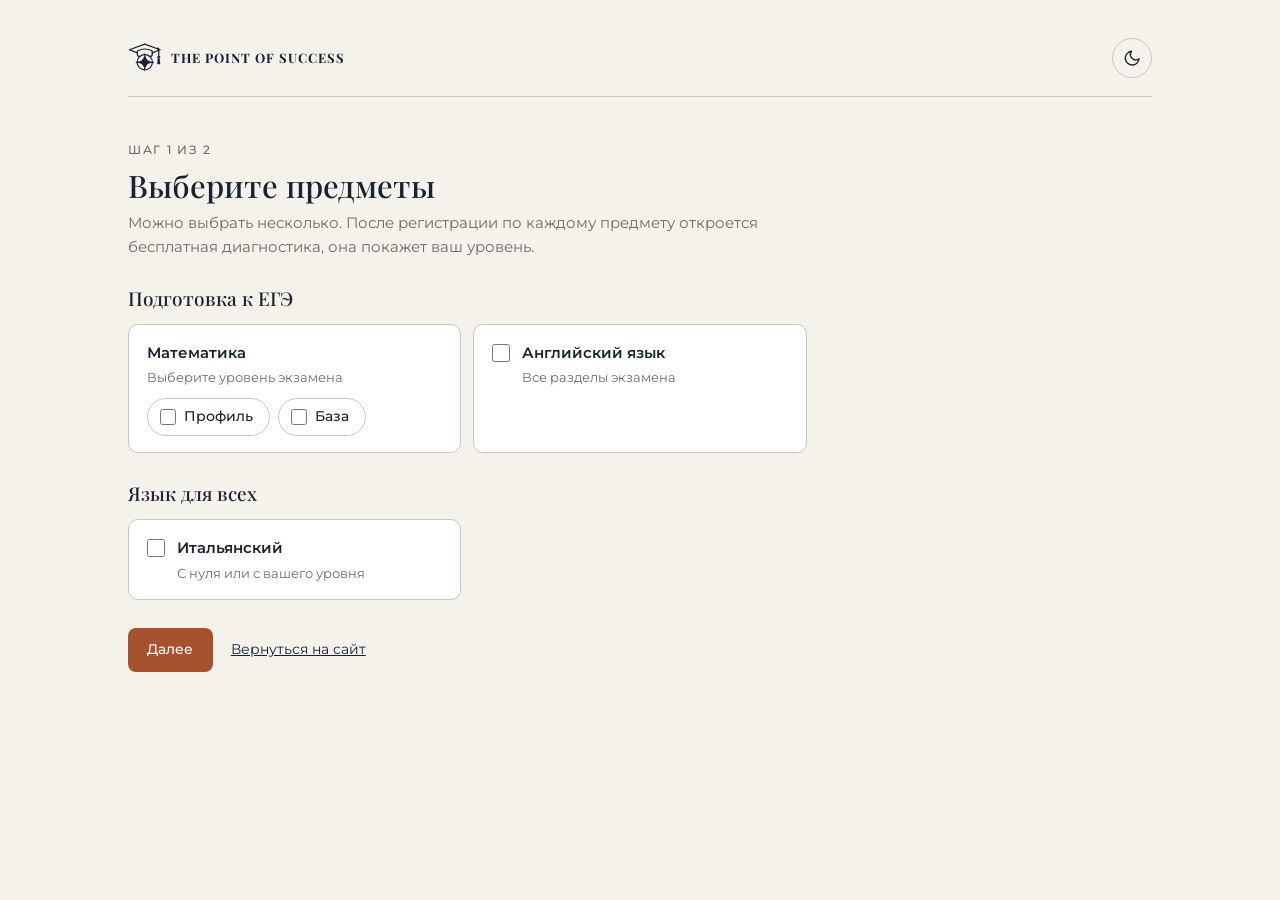
<file: start.html>
<!doctype html>
<html lang="ru">
<head>
<meta charset="utf-8">
<meta name="viewport" content="width=device-width, initial-scale=1, viewport-fit=cover">
<title>Запись на обучение</title>
<link rel="icon" href="favicon.svg" type="image/svg+xml">
<script src="theme.js"></script>
<link rel="preconnect" href="https://fonts.googleapis.com">
<link rel="preconnect" href="https://fonts.gstatic.com" crossorigin>
<link rel="stylesheet" href="https://fonts.googleapis.com/css2?family=Marck+Script&family=Montserrat:wght@400;500;600&family=Playfair+Display:ital,wght@0,500;0,700;1,500&display=swap">
<link rel="stylesheet" href="app.css?v=20261126-5">
<style>
.start { min-height: 100%; padding: clamp(18px, 3vw, 40px) max(16px, env(safe-area-inset-right, 0px)) 56px max(16px, env(safe-area-inset-left, 0px)); }
.start-top, .start-main { max-width: 64rem; margin-inline: auto; }
.start-top { display: flex; align-items: center; justify-content: space-between; gap: 12px; padding-bottom: 1.1rem; margin-bottom: clamp(1.5rem, 4vw, 2.75rem); border-bottom: 1px solid var(--line); }
.start-main { display: grid; gap: 1.75rem; }
/* вложенные блоки на всю ширину: с автоотступами они сжимаются по содержимому и уезжают в центр */
.start-main .start-main { width: 100%; margin-inline: 0; }
.start-head { display: grid; gap: .5rem; }
.start-step { color: var(--muted); font-size: .75rem; font-weight: 500; letter-spacing: .14em; text-transform: uppercase; }
.start-head p { color: var(--muted); max-width: 40rem; }
.start-head h1:focus { outline: none; }
.pick-group { display: grid; gap: .85rem; width: 100%; min-width: 0; margin: 0; padding: 0; border: 0; justify-self: stretch; }
.pick-group legend { padding: 0; margin-bottom: .85rem; font: 500 1.1875rem/1.3 var(--font-display); color: var(--wine); }
.picks { display: grid; grid-template-columns: repeat(auto-fill, minmax(min(100%, 17rem), 1fr)); gap: .75rem; }
.pick { display: grid; grid-template-columns: 18px minmax(0, 1fr); align-content: start; gap: 3px 12px; padding: 1rem 1.1rem; background: var(--surface); border: 1px solid var(--line); border-radius: 10px; cursor: pointer; transition: border-color .2s ease, box-shadow .2s ease; }
.pick input { grid-row: span 2; width: 18px; height: 18px; margin: 3px 0 0; accent-color: var(--red); }
.pick b { font-weight: 600; }
.pick span { color: var(--muted); font-size: .8125rem; }
.pick:has(input:checked) { border-color: var(--wine); box-shadow: inset 0 0 0 1px var(--wine); }
.pick:has(input:focus-visible) { outline: 3px solid var(--pen); outline-offset: 2px; }
/* карточка с вариантами (математика: профиль или база) */
.pick--family { grid-template-columns: minmax(0, 1fr); cursor: default; }
.variants { display: flex; flex-wrap: wrap; gap: 8px; margin-top: 8px; }
.variant { display: inline-flex; align-items: center; gap: 8px; padding: 7px 16px 7px 12px; border: 1px solid var(--line); border-radius: 999px; font-weight: 500; font-size: .875rem; cursor: pointer; transition: border-color .2s ease, background-color .2s ease; }
.pick .variant input { grid-row: auto; width: 16px; height: 16px; margin: 0; }
.variant:has(input:checked) { border-color: var(--wine); background: color-mix(in srgb, var(--wine) 9%, transparent); color: var(--wine); }
.start-actions { display: flex; flex-wrap: wrap; align-items: center; gap: 12px 18px; }
.account { max-width: 34rem; margin-inline: 0; }
.chosen { display: flex; flex-wrap: wrap; align-items: baseline; gap: 6px 12px; }
.note { padding: 12px 14px; border-radius: 6px; background: var(--mark); color: var(--on-mark); font-size: .875rem; }
@media (max-width: 480px) {
  .start-top .logo span { font-size: .6875rem; }
  .start-actions .btn { width: 100%; }
}
</style>
</head>
<body>
<div class="start">
  <header class="start-top">
    <a class="logo" href="index.html"><svg class="crown" viewBox="-3 -1 106 96" aria-hidden="true"><g fill="none" stroke="currentColor" stroke-width="3.8" stroke-linecap="round" stroke-linejoin="round"><path pathLength="1" d="M26.5 30 1.5 20.5 50 2.5 98.5 20.5 73.5 30"/><path pathLength="1" d="M34.5 41.5Q26.5 41.5 26.5 35V24Q50 12 73.5 24V35Q73.5 41.5 65.5 41.5"/><path pathLength="1" d="M50 36a24 24 0 1 1 0 48a24 24 0 1 1 0-48"/><path pathLength="1" d="M23 60H77"/><path pathLength="1" d="M94 21V40.5"/><circle cx="94" cy="44" r="3.2"/></g><path class="pop" fill="currentColor" d="M50 27C52 49 56 56 75 60C56 64 52 71 50 91C48 71 44 64 25 60C44 56 48 49 50 27Z"/><path class="pop" fill="currentColor" d="M91 48h6l1.8 15.5q.3 2.5-2.3 2.5h-5q-2.6 0-2.3-2.5z"/><circle fill="currentColor" cx="92" cy="17" r="3.6"/></svg><span>The Point of Success</span></a>
    <button class="theme-btn" type="button" data-theme-toggle aria-label="Сменить тему"><svg class="i-moon" viewBox="0 0 24 24" aria-hidden="true"><path d="M21 12.8A9 9 0 1 1 11.2 3a7 7 0 0 0 9.8 9.8z"/></svg><svg class="i-sun" viewBox="0 0 24 24" aria-hidden="true"><circle cx="12" cy="12" r="4"/><path d="M12 2v2M12 20v2M4.9 4.9l1.4 1.4M17.7 17.7l1.4 1.4M2 12h2M20 12h2M4.9 19.1l1.4-1.4M17.7 6.3l1.4-1.4"/></svg></button>
  </header>

  <main class="start-main">
    <section class="start-main" id="step-subjects" aria-labelledby="subjects-title">
      <div class="start-head">
        <span class="start-step">Шаг 1 из 2</span>
        <h1 class="title" id="subjects-title" tabindex="-1">Выберите предметы</h1>
        <p>Можно выбрать несколько. После регистрации по каждому предмету откроется бесплатная диагностика, она покажет ваш уровень.</p>
      </div>
      <div class="start-main" id="picks"></div>
      <p class="auth-error" id="subjects-error" role="alert" hidden>Выберите хотя бы один предмет.</p>
      <div class="start-actions">
        <button class="btn btn--red" type="button" id="to-account">Далее</button>
        <a class="small" href="index.html">Вернуться на сайт</a>
      </div>
    </section>

    <section class="start-main account" id="step-account" aria-labelledby="account-title" hidden>
      <div class="start-head">
        <span class="start-step">Шаг 2 из 2</span>
        <h1 class="title" id="account-title" tabindex="-1">Регистрация</h1>
        <p class="chosen"><span id="chosen-list"></span><button class="link small" type="button" id="to-subjects">Изменить</button></p>
      </div>
      <form class="auth-card" id="account-form">
        <div class="field"><label for="reg-name">Имя и фамилия</label><input id="reg-name" name="name" type="text" autocomplete="name" required></div>
        <div class="field"><label for="reg-email">Почта</label><input id="reg-email" name="email" type="email" autocomplete="email" required></div>
        <div class="field"><label for="reg-phone">Телефон</label><input id="reg-phone" name="phone" type="tel" autocomplete="tel" placeholder="+7" required></div>
        <div class="field"><label for="reg-password">Пароль, не короче 6 символов</label><input id="reg-password" name="password" type="password" autocomplete="new-password" minlength="6" required></div>
        <label class="check small"><input name="consent" type="checkbox" required>Согласен(на) на обработку персональных данных</label>
        <p class="note">Это прототип: аккаунт сохранится только в этом браузере. Не вводите настоящие данные и пароли.</p>
        <p class="auth-error" id="account-error" role="alert" hidden></p>
        <button class="btn btn--red" type="submit">Зарегистрироваться</button>
        <p class="small muted">Уже есть аккаунт? <a href="login.html">Войти</a></p>
      </form>
    </section>
  </main>
</div>
<script src="motion.js"></script>
<script src="catalog.js?v=20261126-5"></script>
<script>
(function () {
  "use strict";
  var CATALOG = window.TPOS_CATALOG;
  var ACCOUNTS_KEY = "tpos.accounts";
  var SESSION_KEY = "tpos.session";
  var DEMO = ["student@demo.ru", "teacher@demo.ru"];

  function load(key) { try { return JSON.parse(localStorage.getItem(key)); } catch (e) { return null; } }
  function esc(value) {
    return String(value).replace(/[&<>"']/g, function (c) { return { "&": "&amp;", "<": "&lt;", ">": "&gt;", '"': "&quot;", "'": "&#39;" }[c]; });
  }

  /* Предметы можно отметить заранее ссылкой вида start.html?s=ege-math-pro,lang-it */
  var wanted = (new URLSearchParams(location.search).get("s") || "").split(",");
  function box(s, extra) {
    return "<input type=\"checkbox\" name=\"subject\" value=\"" + s.id + "\"" + (extra || "") + (wanted.indexOf(s.id) >= 0 ? " checked" : "") + ">";
  }
  document.getElementById("picks").innerHTML = CATALOG.groups.map(function (group) {
    var shown = {};
    return "<fieldset class=\"pick-group\"><legend>" + esc(group.title) + "</legend><div class=\"picks\">" +
      CATALOG.subjects.filter(function (s) { return s.group === group.id; }).map(function (s) {
        if (!s.family) return "<label class=\"pick\">" + box(s) + "<b>" + esc(s.name) + "</b><span>" + esc(s.note) + "</span></label>";
        if (shown[s.family]) return "";
        shown[s.family] = true;
        var family = CATALOG.families[s.family];
        var variants = CATALOG.subjects.filter(function (v) { return v.family === s.family; }).map(function (v) {
          return "<label class=\"variant\">" + box(v, " data-family=\"" + s.family + "\"") + esc(v.variant) + "</label>";
        }).join("");
        return "<div class=\"pick pick--family\" role=\"group\" aria-label=\"" + esc(family.name) + "\"><b>" + esc(family.name) + "</b><span>" + esc(family.note) + "</span><div class=\"variants\">" + variants + "</div></div>";
      }).join("") + "</div></fieldset>";
  }).join("");

  var stepSubjects = document.getElementById("step-subjects");
  var stepAccount = document.getElementById("step-account");
  var subjectsError = document.getElementById("subjects-error");
  var accountError = document.getElementById("account-error");

  function chosen() {
    return Array.prototype.map.call(document.querySelectorAll("input[name=subject]:checked"), function (input) { return input.value; });
  }
  function show(step, title) {
    stepSubjects.hidden = step !== stepSubjects;
    stepAccount.hidden = step !== stepAccount;
    window.scrollTo(0, 0);
    document.getElementById(title).focus();
  }

  document.getElementById("picks").addEventListener("change", function (event) {
    var input = event.target;
    /* в карточке с вариантами можно выбрать только один: профиль или база */
    if (input.checked && input.getAttribute("data-family")) {
      Array.prototype.forEach.call(document.querySelectorAll("input[data-family=\"" + input.getAttribute("data-family") + "\"]"), function (other) {
        if (other !== input) other.checked = false;
      });
    }
    if (chosen().length) subjectsError.hidden = true;
  });
  document.getElementById("to-account").addEventListener("click", function () {
    var ids = chosen();
    if (!ids.length) { subjectsError.hidden = false; return; }
    document.getElementById("chosen-list").textContent = "Предметы: " + ids.map(function (id) { return CATALOG.subject(id).name; }).join(", ");
    show(stepAccount, "account-title");
  });
  document.getElementById("to-subjects").addEventListener("click", function () { show(stepSubjects, "subjects-title"); });

  document.getElementById("account-form").addEventListener("submit", function (event) {
    event.preventDefault();
    var data = new FormData(event.target);
    var email = String(data.get("email")).trim().toLowerCase();
    var accounts = load(ACCOUNTS_KEY) || {};
    function fail(text) { accountError.innerHTML = text; accountError.hidden = false; }
    if (DEMO.indexOf(email) >= 0 || accounts[email]) { fail("Эта почта уже зарегистрирована. <a href=\"login.html\">Войдите</a> или укажите другую."); return; }
    accounts[email] = {
      name: String(data.get("name")).trim(),
      email: email,
      phone: String(data.get("phone")).trim(),
      password: String(data.get("password")),
      subjects: chosen(),
      diag: {},
      package: null,
      created: new Date().toISOString().slice(0, 10)
    };
    try {
      localStorage.setItem(ACCOUNTS_KEY, JSON.stringify(accounts));
      localStorage.setItem(SESSION_KEY, JSON.stringify({ role: "student", email: email }));
    } catch (e) {
      fail("Браузер не даёт сохранить данные. Выключите режим инкогнито и попробуйте ещё раз.");
      return;
    }
    location.href = "app.html#student/dashboard";
  });
})();
</script>
</body>
</html>
</file>
<file: site.css>
/* The Point of Success — тетрадная фактура и тёмно-синие акценты на лендинге. */
:root {
  --paper: #f3eee2;
  --paper-band: #e9e1d1;
  --surface: #f9f5ec;
  --ink: #172630;
  --text: #172630;
  --muted: #635f57;
  --line: #c9beac;
  --rule: rgb(97 79 61 / 9%);
  --accent: #9e432b;
  --on-accent: #fffaf1;
  --peach: #eab39a;
  --on-ink: #f3eee2;
  --ink-muted: #d8d0c3;
  --ink-line: rgb(244 230 211 / 24%);
  --sketch: #ac603e;
  --grain: url("data:image/svg+xml,%3Csvg xmlns='http://www.w3.org/2000/svg' width='180' height='180'%3E%3Cfilter id='n'%3E%3CfeTurbulence type='fractalNoise' baseFrequency='.87' numOctaves='3' stitchTiles='stitch'/%3E%3CfeColorMatrix type='saturate' values='0'/%3E%3CfeComponentTransfer%3E%3CfeFuncA type='linear' slope='.21'/%3E%3C/feComponentTransfer%3E%3C/filter%3E%3Cpath fill='%238b7358' filter='url(%23n)' d='M0 0h180v180H0z'/%3E%3C/svg%3E");
  --flecks: radial-gradient(circle at 23% 21%, rgb(122 88 61 / 18%) .65px, transparent 1px) 0 0 / 23px 27px,
    radial-gradient(circle at 41% 33%, rgb(112 80 54 / 12%) .6px, transparent 1px) 7px 11px / 17px 19px;
  --lines: repeating-linear-gradient(transparent 0 27px, var(--rule) 27px 28px);
  --font-display: "Playfair Display", Georgia, "Times New Roman", serif;
  --font-body: "Montserrat", "Segoe UI", Arial, sans-serif;
  --font-hand: "Marck Script", cursive;
  --spark: polygon(50% 0, 58% 42%, 100% 50%, 58% 58%, 50% 100%, 42% 58%, 0 50%, 42% 42%);
  --ease: cubic-bezier(.2, .75, .2, 1);
  interpolate-size: allow-keywords;
  color-scheme: light;
}
:root[data-theme="dark"] {
  --paper: #231e19;
  --paper-band: #2e261f;
  --surface: #342b23;
  --text: #f1e8db;
  --muted: #c0b2a1;
  --line: #625345;
  --rule: rgb(240 219 190 / 8%);
  --accent: #b85434;
  --sketch: #efa581;
  --flecks: radial-gradient(circle, rgb(223 180 142 / 12%) .65px, transparent 1px) 0 0 / 23px 27px;
  color-scheme: dark;
}

* { box-sizing: border-box; }
html { font-size: clamp(16px, 9px + .53vw, 21px); scroll-behavior: smooth; }
body { margin: 0; background: var(--paper); color: var(--text); font: 400 .875rem/1.62 var(--font-body); }
body::before { content: ""; position: fixed; inset: 0 0 auto; height: env(safe-area-inset-top, 0px); z-index: 30; background: var(--paper); }
h1, h2, h3, p, ul, ol, figure { margin: 0; padding: 0; }
ul, ol { list-style: none; }
h1, h2, h3 { overflow-wrap: break-word; }
h1, h2 { font: 500 clamp(2.6rem, 4.85vw, 4.5rem)/1.03 var(--font-display); letter-spacing: -.055em; }
h3 { font-size: 1rem; font-weight: 600; line-height: 1.3; }
a { color: inherit; }
button, a, summary { -webkit-tap-highlight-color: transparent; touch-action: manipulation; }
:focus-visible { outline: 2px solid var(--sketch); outline-offset: 3px; }
[id] { scroll-margin-top: 90px; }
.site-symbols { position: absolute; overflow: hidden; }
.wrap { width: min(85%, 88rem); margin-inline: auto; }
.section { position: relative; padding-block: clamp(3.3rem, 6.4vw, 6.4rem); background: var(--flecks), var(--grain), var(--paper); }
.section--band { background-color: var(--paper-band); }
.section-head { position: relative; z-index: 1; display: grid; gap: .62rem; margin-bottom: clamp(1.65rem, 2.7vw, 2.65rem); }
.section-head p { color: var(--muted); max-width: 37ch; font-size: .98rem; }
.section--ink {
  color: var(--on-ink);
  background: linear-gradient(rgb(232 206 176 / 4%) 1px, transparent 1px) 0 0 / 30px 30px,
    linear-gradient(90deg, rgb(232 206 176 / 4%) 1px, transparent 1px) 0 0 / 30px 30px, var(--flecks), var(--ink);
}
.section--ink .section-head p { color: var(--ink-muted); }
#courses, #week, #plans, #faq { background: var(--lines), var(--flecks), var(--grain), var(--paper-band); }
#courses { padding-top: clamp(2.4rem, 4vw, 4rem); background-color: var(--paper); }

.btn {
  position: relative; isolation: isolate; overflow: hidden; display: inline-flex; justify-content: center; align-items: center;
  gap: .2em; min-height: 2.9rem; padding: .6rem 1.55rem; border: 1px solid transparent;
  font: 600 .79rem/1.22 var(--font-body); color: var(--text); text-decoration: none; text-align: center; cursor: pointer;
  transition: background-color .2s ease, border-color .2s ease, transform .2s var(--ease);
}
.btn--red, .btn--cream { background: var(--accent); color: var(--on-accent); }
.btn--line { border-color: var(--line); background: transparent; }
.btn--peach { background: var(--peach); color: var(--ink); }
.btn:hover { transform: translateY(-2px); }
.btn--line:hover { background: var(--text); border-color: var(--text); color: var(--paper); }
.btn:active { transform: translateY(0); }
.ripple { position: absolute; z-index: -1; border-radius: 50%; background: rgb(237 180 150 / 34%); transform: scale(0); pointer-events: none; animation: ripple .6s ease-out; }
.ph { text-decoration: underline solid var(--sketch) 1px; text-underline-offset: .27em; }

.header { position: sticky; top: env(safe-area-inset-top, 0px); z-index: 20; background: var(--paper); border-bottom: 1px solid var(--line); }
.header.scrolled { box-shadow: 0 5px 22px -16px rgb(18 30 39 / 55%); }
.header-row { display: flex; align-items: center; justify-content: space-between; gap: clamp(.5rem, 1.3vw, 1.1rem); min-height: 4.25rem; }
.logo { display: inline-flex; align-items: center; gap: .6rem; color: var(--text); font: 700 clamp(.72rem, 1.13vw, 1.06rem)/1.15 var(--font-display); text-transform: uppercase; text-decoration: none; white-space: nowrap; }
.crown { flex: none; width: 2rem; height: 1.8rem; }
.nav { display: flex; align-items: center; gap: clamp(.72rem, 1.38vw, 1.5rem); margin-left: auto; }
.nav a:not(.btn) { font-size: clamp(.7rem, .95vw, .82rem); font-weight: 600; text-decoration: none; white-space: nowrap; }
.nav a:not(.btn):hover { text-decoration: underline; text-decoration-color: var(--sketch); text-underline-offset: .3em; }
.nav .btn { min-height: 2.5rem; padding-inline: 1rem; white-space: nowrap; }
.header-actions { display: flex; align-items: center; gap: .5rem; }
.login { min-height: 2.5rem; padding-inline: 1rem; }
.burger { display: none; border: 1px solid var(--line); background: transparent; color: var(--text); font: 600 .775rem var(--font-body); cursor: pointer; }
.theme-btn { display: grid; place-items: center; flex: none; width: 2.5rem; height: 2.5rem; padding: 0; border: 1px solid var(--line); border-radius: 50%; background: transparent; color: var(--text); cursor: pointer; }
.theme-btn svg { width: 1.05rem; height: 1.05rem; fill: none; stroke: currentColor; stroke-width: 1.8; stroke-linecap: round; stroke-linejoin: round; }
.theme-btn .i-sun, :root[data-theme="dark"] .theme-btn .i-moon { display: none; }
:root[data-theme="dark"] .theme-btn .i-sun { display: block; }
::view-transition-old(root), ::view-transition-new(root) { animation: none; mix-blend-mode: normal; }

.hero { position: relative; overflow: hidden; color: var(--on-ink); background: repeating-linear-gradient(90deg, transparent 0 12.4%, rgb(255 255 255 / 4%) 12.45%, transparent 12.55%), var(--ink); }
.hero-grid { display: grid; grid-template-columns: minmax(0, 3.15fr) minmax(0, 1fr); align-items: center; gap: clamp(1.5rem, 3.35vw, 3.2rem); padding-block: clamp(3.4rem, 6.75vw, 6.8rem) clamp(2.6rem, 4vw, 4.2rem); }
.hero-copy { display: grid; justify-items: start; gap: clamp(.9rem, 1.8vw, 1.65rem); min-width: 0; }
.hero h1 { font-size: clamp(3rem, 5.9vw, 5.45rem); line-height: 1.005; }
.hero h1 span { display: block; }
.hero .eyebrow { color: var(--peach); font-weight: 700; font-size: .7rem; letter-spacing: .17em; text-transform: uppercase; }
.hero-intro { max-width: 36rem; color: var(--ink-muted); font-size: clamp(1rem, 1.24vw, 1.16rem); }
.hero-actions { display: flex; align-items: center; flex-wrap: wrap; gap: .8rem 1.35rem; }
.hero-link { font-size: .88rem; text-decoration-color: var(--peach); text-underline-offset: .3em; }
.hero-facts { display: flex; flex-wrap: wrap; gap: .48rem 1.32rem; width: 100%; padding-top: 1.1rem; border-top: 1px solid var(--ink-line); font-size: .72rem; font-weight: 600; }
.hero-facts li { display: flex; align-items: center; gap: .48rem; }
.spark { display: inline-block; flex: none; width: .65rem; height: .65rem; clip-path: var(--spark); background: var(--sketch); }
.hero-facts .spark { background: var(--peach); }
.hero-art { position: relative; width: 100%; max-width: 19rem; margin-left: auto; padding-block: .8rem 1.25rem; color: var(--peach); }
.emblem { position: relative; z-index: 1; display: grid; place-items: center; aspect-ratio: .89; border: 1px solid #836957; background: #20313c; color: var(--peach); transform: perspective(1000px) rotate(2deg) rotateX(var(--rx, 0deg)) rotateY(var(--ry, 0deg)); transition: transform .4s var(--ease); box-shadow: 0 12px 28px -18px black; }
.emblem::before { content: ""; position: absolute; inset: 6px; border: 1px solid rgb(234 179 154 / 24%); pointer-events: none; }
.emblem .crown { width: 72%; height: 67%; }
.emblem-tape { position: absolute; top: -.6rem; left: 35%; width: 31%; height: 1.25rem; transform: rotate(-9deg); background: repeating-linear-gradient(90deg, #cab399 0 1px, #bba38b 1px 3px); opacity: .92; clip-path: polygon(0 5%,100% 0,98% 26%,100% 43%,97% 65%,100% 98%,0 100%,2% 75%,0 51%,3% 32%); }
.hero-notebook { position: absolute; right: .7rem; bottom: -1.55rem; width: min(95%, 13.5rem); }
.hero-notebook, .section--ink .notebook { --notebook-paper: #a6a9a8; }

.doodle { display: block; overflow: visible; fill: none; stroke: currentColor; stroke-width: 1.2; stroke-linecap: round; stroke-linejoin: round; pointer-events: none; }
.doodle text { fill: var(--sketch); stroke: none; font: italic 500 17px var(--font-display); text-anchor: middle; }
.sk-accent, .dir-art--english { stroke: var(--sketch); }
.graph-grid { stroke: var(--sketch); opacity: .23; }
.notebook-paper { fill: var(--notebook-paper, var(--surface)); }
.section-doodle { position: absolute; z-index: 0; top: clamp(.8rem, 1.75vw, 1.65rem); right: 5%; width: clamp(8.5rem, 14vw, 15rem); color: var(--text); opacity: .59; }
.paired-doodle { color: var(--sketch); }
.section-doodle.paired-doodle { width: clamp(11rem, 24vw, 22rem); }
.section-doodle--bottom { inset: auto auto clamp(1.1rem, 2.7vw, 2.7rem) 4%; }
.doodle-link { stroke-dasharray: 2 6; opacity: .58; }
.section--ink .section-doodle { color: var(--peach); }

.courses-head { grid-template-columns: auto minmax(5rem, 1fr) minmax(15rem, .92fr); align-items: center; gap: 1rem; }
.courses-head p { justify-self: end; }
.courses-doodle { width: min(100%, 12.5rem); justify-self: center; color: var(--text); opacity: .65; }
.dirs, .team, .reviews { display: grid; grid-template-columns: repeat(3, minmax(0, 1fr)); gap: clamp(.85rem, 1.8vw, 1.8rem); }
.dirs li { display: grid; min-width: 0; }
.dir { display: flex; flex-direction: column; gap: .65rem; min-width: 0; min-height: 24.8rem; padding: clamp(1.15rem, 2.1vw, 2rem); background: var(--surface); border: 1px solid var(--line); border-top: 3px solid var(--text); box-shadow: 4px 5px 0 color-mix(in srgb, var(--line) 68%, transparent); text-decoration: none; transition: transform .25s var(--ease); }
.dirs li:nth-child(2) .dir { border-top-color: var(--accent); }
.dir:hover { transform: translateY(-4px); }
.dir-tag { margin-bottom: clamp(.7rem, 2vw, 2rem); font-size: .69rem; color: var(--sketch); font-weight: 700; letter-spacing: .15em; text-transform: uppercase; }
.dir h3 { font: 500 clamp(1.7rem, 2.7vw, 2.48rem)/1.02 var(--font-display); letter-spacing: -.05em; }
.dir p { color: var(--muted); }
.dir-art { width: min(10.8rem, 100%); height: 4.75rem; margin-top: auto; }
.dir-go { display: flex; justify-content: space-between; align-items: center; gap: .55rem; padding-top: .68rem; border-top: 1px solid var(--line); font-size: .86rem; font-weight: 600; }
.dir-go i { font-style: normal; color: var(--sketch); }

.about { display: grid; grid-template-columns: minmax(0, 1.6fr) minmax(0, 1fr); align-items: center; gap: clamp(1.5rem, 7vw, 7rem); }
.about-text { display: grid; gap: clamp(.95rem, 2vw, 1.75rem); min-width: 0; }
.about-lead { font: 500 clamp(1.9rem, 3vw, 2.65rem)/1.15 var(--font-display); letter-spacing: -.035em; }
.about-text > p:not(.about-lead) { font: 400 clamp(1.15rem, 1.65vw, 1.54rem)/1.45 var(--font-display); color: var(--muted); }
.about-label { display: block; margin-bottom: .35rem; font: 600 .67rem/1.3 var(--font-body); text-transform: uppercase; letter-spacing: .19em; }
.about-text > p.about-us { padding-left: 1.25rem; border-left: 2px solid var(--accent); color: var(--text); }
.about-founder { display: grid; align-content: start; gap: .62rem; min-width: 0; padding: clamp(1.15rem, 2.6vw, 2.6rem); border: 1px solid var(--line); background: var(--surface); box-shadow: 4px 5px 0 color-mix(in srgb, var(--line) 76%, transparent); }
.photo { display: grid; place-items: center; aspect-ratio: 3 / 2; min-width: 0; padding: .75rem; border: 1px solid var(--line); color: var(--muted); font-size: .77rem; text-align: center; background: repeating-radial-gradient(circle at bottom right, transparent 0 32px, var(--line) 33px, transparent 34px 41px), var(--paper-band); }
.about-founder .photo { aspect-ratio: 4 / 3; }
.about-founder h3 { font: 500 clamp(1.45rem, 2.2vw, 2rem)/1.15 var(--font-display); letter-spacing: -.025em; }
.about-founder p { font-size: .81rem; color: var(--muted); }
.about-founder .about-sign { font: 400 2.25rem/1 var(--font-hand); color: var(--text); }
.about-facts { display: grid; grid-template-columns: repeat(4, minmax(0, 1fr)); gap: clamp(.9rem, 2.1vw, 2.1rem); margin-top: clamp(2rem, 4.2vw, 4.2rem); padding: clamp(1.3rem, 3vw, 3rem); background: #17222e; color: var(--on-ink); border-radius: 2px; }
.about-facts li { display: grid; align-content: start; gap: .48rem; }
.about-facts b { color: var(--peach); font: 500 clamp(2.1rem, 4.5vw, 4.2rem)/1 var(--font-display); white-space: nowrap; font-variant-numeric: lining-nums; }
.about-facts span { font-size: .78rem; }
.about-values-title { margin-top: clamp(2.1rem, 4.25vw, 4.25rem); font: 500 clamp(1.4rem, 2.35vw, 2.15rem)/1.18 var(--font-display); }
.about-values { display: grid; grid-template-columns: repeat(6, minmax(0, 1fr)); gap: clamp(1.2rem, 2.7vw, 2.7rem) clamp(.9rem, 1.65vw, 1.65rem); margin-top: clamp(1.4rem, 2.8vw, 2.8rem); }
.about-values li { display: grid; grid-column: span 2; gap: .5rem; align-content: start; padding-top: 1rem; border-top: 1px solid var(--line); }
.about-values li:nth-child(4) { grid-column: 2 / span 2; }
.about-values svg { width: 2rem; height: 2rem; fill: none; stroke: currentColor; stroke-width: 1.4; stroke-linecap: round; stroke-linejoin: round; }
.about-values h3 { font: 500 1.25rem/1.25 var(--font-display); }
.about-values p { color: var(--muted); }

.steps { display: grid; grid-template-columns: repeat(4, minmax(0, 1fr)); gap: clamp(.8rem, 1.7vw, 1.6rem); }
.steps li { display: grid; gap: .7rem; align-content: start; padding: clamp(1rem, 1.7vw, 1.55rem); border: 1px solid var(--line); background: var(--surface); }
.num { color: var(--sketch); font: italic 500 clamp(2rem, 3.1vw, 3.15rem)/1 var(--font-display); }
.steps p { color: var(--muted); }
.steps-more { justify-self: start; min-height: 2.36rem; margin-top: .15rem; padding-inline: .95rem; }

#week > .wrap, .faq-grid { display: grid; grid-template-columns: minmax(0, .92fr) minmax(0, 1.6fr); align-items: start; gap: clamp(1.4rem, 5vw, 5rem); }
#week h2 { max-width: 7ch; }
.faq-grid h2 { max-width: 9ch; }
#week .section-head, .faq-grid .section-head { margin-bottom: 0; }
.week { border-block: 1px solid var(--text); }
.week li { display: grid; grid-template-columns: minmax(0, .64fr) minmax(0, 1.2fr); align-items: center; gap: .25rem .75rem; padding-block: 1.1rem; }
.week li + li { border-top: 1px solid var(--line); }
.week-when { display: flex; align-items: center; gap: .68rem; font: 500 clamp(1rem, 1.6vw, 1.45rem)/1.25 var(--font-display); }
.week p, .week-note { padding-left: 1.3rem; color: var(--muted); }
.week p { border-left: 1px solid var(--line); }
.week b { color: var(--text); font-weight: 600; }
.week-note { grid-column: 2; font-size: .79rem; }

.platform { display: grid; grid-template-columns: minmax(0, 1.25fr) minmax(0, 1fr); gap: clamp(1.5rem, 4.8vw, 5rem); align-items: start; }
.mock { --mock-line: #c9beac; position: relative; overflow: hidden; border: 1px solid var(--mock-line); color: #172630; background: #f9f5ec; }
.mock-bar { display: flex; justify-content: space-between; gap: .6rem; padding: .72rem 1rem; background: #dfddd5; color: #554e46; font-size: .69rem; }
.mock-bar b { color: #172630; }
.mock-body { display: grid; grid-template-columns: repeat(2, minmax(0, 1fr)); gap: .65rem; padding: .95rem; }
.tile { display: grid; gap: .48rem; align-content: start; min-width: 0; padding: .82rem; border: 1px solid var(--mock-line); }
.tile--wide { grid-column: 1 / -1; background: #f2ecdf; }
.tile h3 { font-size: .81rem; }
.lesson { display: flex; justify-content: space-between; align-items: center; flex-wrap: wrap; gap: .4rem .7rem; padding-top: .45rem; border-top: 1px solid var(--mock-line); font-size: .79rem; }
.lesson time { margin-right: .6em; font-weight: 700; font-variant-numeric: tabular-nums; }
.chip { padding: .2rem .69rem; border: 1px solid #9e432b; border-radius: 3px; background: #9e432b; color: #fffaf1; font-size: .67rem; font-weight: 600; }
.chip--plain { border-color: #172630; background: transparent; color: #172630; }
.streak { display: flex; justify-content: space-between; gap: 3px; }
.streak li { display: grid; justify-items: center; gap: .2rem; color: #554e46; font-size: .61rem; }
.streak i { width: .83rem; height: .83rem; border: 1px solid #172630; border-radius: 50%; }
.streak .on i { background: #172630; }
.strip { display: grid; grid-template-columns: repeat(20, minmax(0, 1fr)); gap: 1px; }
.strip i { height: .85rem; border: 1px solid var(--mock-line); }
.strip i.on { border-color: #172630; background: #172630; }
.big { font: 500 1.38rem/1.2 var(--font-display); font-variant-numeric: lining-nums; }
.features li { display: grid; gap: .24rem; padding-block: .85rem; border-bottom: 1px solid var(--ink-line); }
.features li:first-child { padding-top: 0; }
.features p { color: var(--ink-muted); }
.features .features-note { margin-top: .9rem; color: var(--on-ink); font-weight: 600; }

.team li { display: grid; gap: .4rem; align-content: start; min-width: 0; padding: clamp(.9rem, 2vw, 1.65rem); border: 1px solid var(--line); background: var(--surface); }
.team .photo { margin-bottom: .45rem; }
.team li:nth-child(2) .photo { background: repeating-linear-gradient(135deg, transparent 0 30px, var(--line) 31px, transparent 32px 33px), var(--paper-band); }
.team li:nth-child(3) .photo { background: radial-gradient(circle, var(--line) 1.2px, transparent 1.9px) 0 0 / 15px 15px, var(--paper-band); }
.team .subject { color: var(--sketch); font-weight: 600; }
.team p:last-child { color: var(--muted); }

.plans { display: grid; border-block: 1px solid var(--text); }
.plan { display: grid; grid-template-columns: minmax(0, 1.22fr) minmax(0, 1fr) minmax(0, 1.36fr) auto; align-items: center; gap: clamp(.9rem, 2vw, 1.95rem); padding: 1.05rem .7rem; min-width: 0; }
.plan + .plan { border-top: 1px solid var(--line); }
.plan.plan--main { position: relative; margin-block: .22rem; border: 1px solid var(--line); border-left: 3px solid var(--accent); background: var(--surface); outline: 1px solid var(--sketch); outline-offset: -8px; }
.plan-top { display: grid; gap: .25rem; }
.plan-top h3 { font: 500 clamp(1.35rem, 2.03vw, 1.95rem)/1.16 var(--font-display); }
.plan-top p, .price small { color: var(--muted); font-size: .82rem; }
.price { padding-block: .64rem; border-block: 1px solid var(--line); font: 500 clamp(1.3rem, 2.4vw, 2.15rem)/1.14 var(--font-display); font-variant-numeric: lining-nums; }
.price > .ph { white-space: nowrap; }
.price small { font-family: var(--font-body); white-space: nowrap; }
.plan ul { display: grid; gap: .38rem; }
.plan li { display: grid; align-items: baseline; grid-template-columns: .58rem minmax(0, 1fr); gap: .65rem; }
.plan li::before { content: ""; display: block; height: .55rem; background: currentColor; clip-path: var(--spark); }
.plan--main li::before { color: var(--sketch); }
.plan .btn { justify-self: start; white-space: nowrap; }

.reviews li { display: grid; gap: .85rem; align-content: start; min-width: 0; padding-top: .95rem; border-top: 2px solid var(--accent); }
.reviews li > p { max-width: 30ch; color: var(--muted); font: italic 500 clamp(1.1rem, 1.6vw, 1.56rem)/1.4 var(--font-display); }
.score { display: grid; grid-template-columns: repeat(4, auto); align-items: center; justify-content: start; gap: .38rem; color: var(--muted); font-size: .71rem; }
.score > .ph { grid-column: 1 / -1; justify-self: start; }
.cells { display: inline-flex; gap: .22rem; }
.cell { width: clamp(1rem, 2.1vw, 1.95rem); aspect-ratio: .88; border: 1px solid var(--line); }

.apply { isolation: isolate; overflow: hidden; }
.apply::before { content: "future"; position: absolute; z-index: -1; left: -.04em; bottom: -.26em; color: rgb(243 238 226 / 5%); font: italic 500 clamp(7.5rem, 21vw, 23rem)/1 var(--font-display); pointer-events: none; }
.apply-grid { display: grid; grid-template-columns: minmax(0, 1.12fr) minmax(0, 1fr); align-items: center; gap: clamp(1.5rem, 5vw, 5.5rem); }
.apply-copy { display: grid; gap: 1rem; position: relative; }
.apply-copy h2 { max-width: 11ch; }
.apply-copy p { color: var(--ink-muted); max-width: 46ch; }
.path { position: relative; padding-left: clamp(1.05rem, 3vw, 3.4rem); border-left: 1px solid var(--ink-line); counter-reset: path; }
.path li { display: grid; grid-template-columns: 2.6rem minmax(0, 1fr); gap: .16rem .65rem; padding-block: .94rem; }
.path li + li { border-top: 1px solid var(--ink-line); }
.path li::before { grid-row: span 2; counter-increment: path; content: counter(path, decimal-leading-zero); color: var(--peach); font: 500 1.25rem/1.15 var(--font-display); }
.path span { color: var(--ink-muted); }

.faq details { border-top: 1px solid var(--line); }
.faq details:last-child { border-bottom: 1px solid var(--line); }
.faq summary { display: flex; justify-content: space-between; align-items: center; gap: .9rem; padding-block: 1.07rem; font-weight: 600; list-style: none; cursor: pointer; }
.faq summary::-webkit-details-marker { display: none; }
.faq summary::after { content: "+"; color: var(--text); font: 500 1.3rem/1 var(--font-display); transition: transform .22s var(--ease); }
.faq details[open] { border-top-color: var(--accent); }
.faq details[open] summary { color: var(--sketch); }
.faq details[open] summary::after { transform: rotate(45deg); }
.faq details p { padding-bottom: 1rem; color: var(--muted); max-width: 69ch; }

.footer { position: relative; padding-block: clamp(2.2rem, 4vw, 4.4rem); border-top: 1px solid var(--line); color: var(--muted); background: var(--flecks), var(--grain), var(--paper); font-size: .82rem; }
.footer-grid { position: relative; display: grid; grid-template-columns: 1.4fr 1fr 1fr; gap: 1rem 1.7rem; }
.footer-grid > div { display: grid; grid-row: 1; justify-items: start; align-content: start; gap: .28rem; min-width: 0; }
.footer b { color: var(--text); }
.footer .logo { font-size: .86rem; }
.footer-tag { font-size: .61rem; letter-spacing: .14em; text-transform: uppercase; }
.footer-doodle { position: absolute; bottom: -1.3rem; right: 0; width: min(13vw, 9rem); opacity: .48; }

.hero-copy > * { animation: rise .65s var(--ease) backwards; }
.hero-copy > :nth-child(2) { animation-delay: .065s; }
.hero-copy > :nth-child(3) { animation-delay: .13s; }
.hero-copy > :nth-child(4) { animation-delay: .19s; }
.hero-copy > :nth-child(5) { animation-delay: .24s; }
.hero-art { animation: rise .85s var(--ease) .2s backwards; }
.crown-draw path[pathLength="1"] { stroke-dasharray: 1; animation: draw 1.05s ease-out .2s backwards; }
.in { animation: rise .48s var(--ease) var(--d, 0ms) backwards; }
@keyframes rise { from { opacity: 0; transform: translateY(12px); } }
@keyframes draw { from { stroke-dashoffset: 1; } to { stroke-dashoffset: 0; } }
@keyframes ripple { to { transform: scale(1); opacity: 0; } }

@media (max-width: 1220px) {
  .burger { display: inline-grid; place-items: center; min-height: 2.5rem; padding: .3rem .8rem; }
  .nav { display: none; position: absolute; inset: 100% 0 auto; flex-direction: column; align-items: stretch; gap: 0; max-height: calc(100dvh - 4.25rem); overflow: auto; margin: 0; padding: .65rem 7.5% 1rem; border-bottom: 1px solid var(--line); background: var(--paper); }
  .nav.open { display: flex; }
  .nav a:not(.btn) { padding-block: .68rem; font-size: .92rem; }
  .nav .btn { align-self: start; margin-top: .4rem; }
}
@media (max-width: 950px) {
  .wrap { width: min(91%, 88rem); }
  .hero-grid { gap: 1.7rem; }
  .hero h1 { font-size: clamp(2.9rem, 5.82vw, 4.5rem); }
  .dir { min-height: 20.5rem; padding: 1.05rem; }
  .dir h3 { font-size: clamp(1.55rem, 3.05vw, 2.2rem); }
  .plan { grid-template-columns: minmax(0, 1fr) minmax(0, 1.15fr); }
  .plan .btn { justify-self: start; }
  .section-doodle.paired-doodle { width: clamp(9rem, 19vw, 13rem); }
}
@media (max-width: 700px) {
  .hero-grid { grid-template-columns: 1fr; gap: 2rem; }
  .hero h1 { font-size: clamp(2.45rem, 7.4vw, 3.7rem); }
  .hero-art { width: min(48%, 12.5rem); margin-inline: auto; }
  .hero-notebook { right: -.7rem; bottom: -.73rem; }
  .hero-facts { column-gap: .84rem; }
  .section-head p { max-width: 45ch; }
  .courses-head { grid-template-columns: 1fr auto; gap: .4rem 1rem; }
  .courses-head p { grid-column: 1 / -1; justify-self: start; }
  .courses-doodle { width: clamp(4rem, 16vw, 8rem); }
  .dirs, .team, .reviews { grid-template-columns: 1fr; }
  .dir { min-height: 17rem; gap: .6rem; padding: 1.15rem; }
  .dir-tag { margin-bottom: .4rem; }
  .dir-art { margin-top: .25rem; }
  .dir-go { margin-top: auto; }
  .about, #week > .wrap, .platform, .apply-grid, .faq-grid { grid-template-columns: 1fr; }
  .about-founder { width: min(100%, 24rem); }
  .about-facts { grid-template-columns: repeat(2, minmax(0, 1fr)); }
  .about-values { grid-template-columns: repeat(2, minmax(0, 1fr)); }
  .about-values li, .about-values li:nth-child(4) { grid-column: auto; }
  .steps { grid-template-columns: repeat(2, minmax(0, 1fr)); }
  #week h2, .faq-grid h2 { max-width: none; }
  .section-doodle { width: 5.3rem; right: 3%; top: .25rem; opacity: .46; }
  .section-doodle.paired-doodle { width: 7.8rem; }
  .section-doodle--bottom { inset: auto .75rem .35rem auto; width: 6.5rem; }
  .section--ink .section-doodle { opacity: .34; }
  .plan { padding: .95rem .75rem; }
  .plan.plan--main { outline-offset: -5px; }
  .footer-grid { grid-template-columns: 1fr 1fr; }
  .footer-grid > div { grid-row: auto; }
  .footer-grid > div:first-of-type { grid-column: 1 / -1; }
  .footer-doodle { display: none; }
}
@media (max-width: 420px) {
  .header-row { gap: .42rem; min-height: 3.75rem; }
  .header .logo { white-space: normal; font-size: .71rem; gap: .37rem; }
  .header .crown { width: 1.55rem; height: 1.45rem; }
  .header-actions { gap: .28rem; }
  .burger, .login { padding-inline: .47rem; font-size: .72rem; }
  .theme-btn { width: 2.2rem; height: 2.2rem; }
  .hero-actions .btn { padding-inline: .9rem; }
  .hero-grid { padding-top: 2.85rem; }
  .courses-head { grid-template-columns: minmax(0, 1fr) auto; gap: .4rem .55rem; }
  .courses-head h2 { font-size: clamp(2.1rem, 9.75vw, 2.6rem); }
  .steps, .about-values { grid-template-columns: 1fr; }
  .week li { grid-template-columns: 1fr; }
  .week p, .week-note { padding-left: 1.32rem; }
  .week p { border: 0; }
  .week-note { grid-column: 1; }
  .mock-body { padding: .6rem; }
  .tile { padding: .52rem; }
  .plan { grid-template-columns: 1fr; gap: .55rem; }
  .plan .btn { margin-top: .25rem; }
  .path { padding-left: .85rem; }
  .path li { grid-template-columns: 1.82rem minmax(0, 1fr); }
}
@media (max-width: 360px) {
  .footer-grid { grid-template-columns: 1fr; }
}
@media (prefers-reduced-motion: reduce) {
  html { scroll-behavior: auto; }
  *, *::before, *::after { animation: none !important; transition: none !important; }
}
</file>
<file: app.css>
/* Кабинет The point of Success: те же токены, что на лендинге, интерфейс спокойнее */
:root {
  --bg: #f5f2eb;
  --band: #ede9e1;
  --surface: #ffffff;
  --fg: #182230;
  --muted: #6e6c67;
  --line: #c9c6be;
  --wine: #182230;
  --red: #a6522c;
  --on-red: #ffffff;
  --gold: #c4734f;
  --cream: #f5f2eb;
  --pen: #0b1f44;
  --mark: #f2ddd3;
  --on-mark: #182230;
  --good: #697044;
  --stage: #241e19;
  --on-stage: #f5f2eb;
  --board: #ffffff;
  --font-display: "Playfair Display", Georgia, "Times New Roman", serif;
  --font-body: "Montserrat", "Segoe UI", Arial, sans-serif;
  --font-hand: "Marck Script", "Segoe Script", cursive;
  --velvet: #dfddd7;
  --emblem-line: #b5b0aa;
  --ease: cubic-bezier(.2, .75, .2, 1);
  --brand: #182230;
  --accent: #a6522c;
  --on-accent: #ffffff;
  --side: #dfddd7;
  color-scheme: light;
}
:root[data-theme="dark"] {
  --bg: #1a1512; --band: #201a16; --surface: #231d19; --fg: #eae5dc; --muted: #a69f95; --line: #453b33;
  --wine: #eae5dc; --red: #d07a50; --on-red: #1a1512; --pen: #a9bfe9; --good: #bcc88a; --gold: #c97a52; --brand: #3a3029; --accent: #b55a30; --on-accent: #f5f2eb;
  --velvet: #2b241e; --emblem-line: #453b33; --mark: #3a2a20; --on-mark: #eae5dc; --cream: #f5f2eb;
  --side: #2b241e;
  color-scheme: dark;
}

* { box-sizing: border-box; }
html { font-size: clamp(16px, 8px + .6vw, 22px); }
html, body { height: 100%; }
body { margin: 0; background: var(--bg); color: var(--fg); font: 400 .9375rem/1.55 var(--font-body); }
h1, h2, h3, p, ul, ol { margin: 0; padding: 0; }
ul, ol { list-style: none; }
a { color: inherit; }
:focus-visible { outline: 3px solid var(--pen); outline-offset: 2px; }
[hidden] { display: none !important; }

.logo { display: inline-flex; align-items: center; gap: 9px; color: var(--wine); font: 700 .8125rem/1.15 var(--font-display); letter-spacing: .08em; text-transform: uppercase; text-decoration: none; }
.crown { flex: none; width: 2.1rem; height: 1.9rem; }
.btn {
  display: inline-flex; align-items: center; justify-content: center; min-height: 2.75rem; padding: .5rem 1.15rem;
  border: 1px solid transparent; border-radius: 8px; background: transparent; color: var(--fg);
  font: 500 .875rem/1.2 var(--font-body); text-decoration: none; text-align: center; cursor: pointer;
  position: relative; overflow: hidden; isolation: isolate;
  transition: transform .2s var(--ease), box-shadow .25s ease, color .25s ease, border-color .25s ease;
}
.btn:active { transform: scale(.96); transition-duration: .07s; }
.btn--red { background: var(--accent); color: var(--on-accent); }
.btn--red::after { content: ""; position: absolute; inset: 0; z-index: -1; background: linear-gradient(105deg, transparent 32%, rgba(255, 255, 255, .5) 50%, transparent 68%); transform: translateX(-120%); transition: transform .75s var(--ease); }
.btn--line { border-color: var(--line); color: var(--wine); }
.btn--line::before { content: ""; position: absolute; inset: 0; z-index: -1; background: var(--brand); transform: scaleX(0); transform-origin: left; transition: transform .35s var(--ease); }
.ripple { position: absolute; z-index: -1; border-radius: 50%; background: rgba(207, 122, 94, .42); transform: scale(0); pointer-events: none; animation: ripple .6s ease-out; }
.btn--sm { min-height: 2.25rem; padding: .25rem .8rem; font-size: .8125rem; }
.btn.on { border-color: var(--pen); color: var(--pen); }
.btn.off { border-color: var(--red); color: var(--red); }
.link { background: none; border: 0; padding: 0; color: var(--wine); font: inherit; text-decoration: underline; cursor: pointer; }
.muted { color: var(--muted); }
.small { font-size: .875rem; }
.hand { font: 400 1.25rem/1.2 var(--font-hand); color: var(--wine); }
.cell {
  display: inline-grid; place-items: center; flex: none; width: 2rem; height: 2.3rem;
  border: 1px solid var(--line); background: var(--surface);
  font: 500 1.125rem/1 var(--font-display); font-variant-numeric: lining-nums; color: var(--wine);
}

/* вход */
.auth { min-height: 100%; display: grid; place-items: center; padding-block: 32px; padding-left: max(16px, env(safe-area-inset-left, 0px)); padding-right: max(16px, env(safe-area-inset-right, 0px)); }
.auth-box { width: 100%; max-width: 30rem; display: grid; gap: 1.25rem; }
.auth-card { display: grid; gap: .9rem; padding: clamp(20px, 5vw, 2.25rem); background: var(--surface); border: 1px solid var(--line); border-radius: 10px; }
.auth-card h1 { font: 500 1.875rem/1.15 var(--font-display); color: var(--wine); }
.auth-error { color: var(--red); font-size: .9375rem; }
.demo-box { display: grid; gap: 10px; padding: 14px; background: var(--mark); color: var(--on-mark); border-radius: 6px; font-size: .9375rem; }
.demo-box .row { gap: 8px; }
.demo-box .btn { border-color: var(--on-mark); color: var(--on-mark); }

/* формы */
.field { display: grid; gap: 5px; min-width: 0; }
.field > span, .field > label { font-weight: 500; font-size: .875rem; }
input[type="text"], input[type="email"], input[type="tel"], input[type="password"], input[type="date"], input[type="time"], input:not([type]), select, textarea {
  width: 100%; min-height: 2.75rem; padding: .5rem .65rem; border: 1px solid var(--line); border-radius: 4px;
  background: var(--bg); color: var(--fg); font: 400 1rem var(--font-body);
}
textarea { min-height: 84px; resize: vertical; }
input[type="file"] { max-width: 100%; font: 400 .875rem var(--font-body); color: var(--muted); }
.check { display: flex; align-items: center; gap: 10px; }
.check input { width: 18px; height: 18px; flex: none; accent-color: var(--red); }
.form { display: grid; gap: 12px; }
.row { display: flex; flex-wrap: wrap; align-items: center; gap: 10px; }
.between { justify-content: space-between; }

/* оболочка */
.shell { display: grid; grid-template-columns: 15rem minmax(0, 1fr); min-height: 100%; }
.side { position: sticky; top: 0; align-self: start; height: 100vh; display: flex; flex-direction: column; gap: .9rem; padding: 1.4rem .9rem; background: var(--wine); color: var(--wine); border-right: 1px solid var(--line); }
.side .logo { padding-inline: .65rem; color: var(--wine); }
.side .crown { color: var(--wine); }
.side .link { color: var(--wine); }
.menu { display: grid; gap: 2px; }
.menu a { display: flex; align-items: center; gap: .7rem; padding: .62rem .75rem; border-radius: 8px; text-decoration: none; font-weight: 500; font-size: .9375rem; white-space: nowrap; }
.menu a:hover { background: color-mix(in srgb, var(--wine) 8%, transparent); }
.menu a.active { background: var(--accent); color: #fff; font-weight: 600; }
.count { display: inline-grid; place-items: center; min-width: 1.45rem; height: 1.45rem; padding-inline: .4rem; border-radius: .75rem; background: var(--gold); color: var(--on-mark); font-size: .8125rem; font-weight: 600; }
.side-actions { display: flex; align-items: center; gap: .75rem; margin-top: .35rem; }
.side-foot { margin-top: auto; display: flex; align-items: center; gap: .65rem; padding: .9rem .4rem 0; border-top: 1px solid var(--emblem-line); font-size: .875rem; }
.main { min-width: 0; padding-block: 1.1rem 2.5rem; padding-left: max(20px, 1.75vw, env(safe-area-inset-left, 0px)); padding-right: max(20px, 1.75vw, env(safe-area-inset-right, 0px)); }
.page { display: flex; flex-direction: column; gap: 1.1rem; max-width: 96rem; margin-inline: auto; }
.demo-strip { font-size: .8125rem; color: var(--muted); }
.title { font: 500 clamp(1.5rem, 1.3rem + .8vw, 2.1rem)/1.15 var(--font-display); font-variant-numeric: lining-nums; color: var(--wine); text-wrap: balance; overflow-wrap: break-word; }
.back { font-size: .9375rem; }

.grid { display: grid; gap: 1.1rem; }
.cols-2 { grid-template-columns: repeat(2, minmax(0, 1fr)); }
.cols-3 { grid-template-columns: repeat(3, minmax(0, 1fr)); }
.main-side { grid-template-columns: minmax(0, 1.7fr) minmax(0, 1fr); align-items: start; }
.card--course { grid-template-rows: auto auto auto 1fr auto; }
.card { display: grid; gap: .85rem; align-content: start; min-width: 0; padding: 1.25rem 1.4rem; background: var(--surface); border: 1px solid var(--line); border-radius: 10px; }
.card h2 { font: 500 1.125rem/1.3 var(--font-display); font-variant-numeric: lining-nums; color: var(--wine); }
.span-2 { grid-column: span 2; }
.big { font: 500 2.25rem/1.15 var(--font-display); font-variant-numeric: lining-nums tabular-nums; }
.stat--alert { border-color: var(--red); text-decoration: none; }
.stat--alert .big { color: var(--red); }

.list > * { display: flex; flex-wrap: wrap; align-items: center; justify-content: space-between; gap: 8px 14px; padding-block: .75rem; border-top: 1px solid var(--line); }
.list > *:first-child { border-top: 0; padding-top: 0; }
.list > *:last-child { padding-bottom: 0; }
.list .grow { flex: 1 1 200px; min-width: 0; }
.list a.grow { text-decoration: none; }
.time { font-weight: 600; font-variant-numeric: tabular-nums; margin-right: 8px; }
.tag { display: inline-block; padding: 2px 8px; border-radius: 4px; background: var(--band); font-size: .8125rem; font-weight: 500; white-space: nowrap; }
.tag--done { color: var(--pen); }
.tag--missed, .tag--todo { color: var(--red); }
.tag--good { color: var(--good); }
.tag--personal { background: var(--mark); color: var(--on-mark); }
.empty { color: var(--muted); }

.streak { display: flex; justify-content: space-between; gap: 4px; }
.streak li { display: grid; justify-items: center; gap: .35rem; font-size: .8125rem; color: var(--muted); }
.streak i { width: 1.7rem; height: 1.7rem; border-radius: 50%; border: 1px solid var(--wine); }
.streak .on i { background: var(--wine); }
.strip { display: grid; grid-auto-flow: column; grid-auto-columns: minmax(0, 1fr); gap: 2px; }
.strip i { height: 1.5rem; border: 1px solid var(--line); }
.strip i.on { background: var(--wine); border-color: var(--wine); }

/* расписание на неделю */
.week-card { gap: .7rem; padding: .85rem 1rem; }
.week-head { display: flex; align-items: center; gap: .5rem; flex-wrap: wrap; }
.week-head h2 { margin-right: auto; order: -1; font-size: clamp(1.15rem, 1rem + .42vw, 1.35rem); }
.week-head h2::first-letter { text-transform: uppercase; }
.week-arrow { display: inline-grid; place-items: center; width: 2.5rem; height: 2.5rem; padding: 0; border: 1px solid var(--line); border-radius: 50%; background: var(--surface); color: var(--wine); cursor: pointer; transition: border-color .2s ease, transform .2s var(--ease); }
.week-arrow svg { width: 1.1rem; height: 1.1rem; fill: none; stroke: currentColor; stroke-width: 2; stroke-linecap: round; stroke-linejoin: round; }
.week-arrow:active { transform: scale(.92); }
.week-head .week-arrow { width: 2.2rem; height: 2.2rem; }
.week { display: grid; grid-template-columns: repeat(7, minmax(0, 1fr)); gap: .4rem; }
.wday { display: grid; grid-template-rows: auto 1fr; gap: .35rem; min-width: 0; padding: .4rem; border-radius: 9px; background: var(--bg); }
.wday--today { background: color-mix(in srgb, var(--accent) 9%, var(--bg)); }
.wday-head { display: flex; align-items: center; justify-content: center; gap: .3rem; padding-bottom: .3rem; border-bottom: 1px solid var(--line); }
.wday-head span { font-size: .7rem; letter-spacing: .07em; text-transform: uppercase; color: var(--muted); }
.wday-head b { display: grid; place-items: center; flex: none; width: 1.65rem; height: 1.65rem; border-radius: 50%; font: 500 1.05rem/1 var(--font-display); font-variant-numeric: lining-nums; color: var(--wine); }
.wday--today .wday-head b { background: var(--accent); color: #fff; }
.wday--past .wday-head b { color: var(--muted); }
.wday-list { display: flex; flex-direction: column; gap: .3rem; min-width: 0; }
.wday-empty { padding-top: .25rem; text-align: center; font-size: .75rem; color: var(--muted); opacity: .7; }
.wl { position: relative; display: grid; gap: 1px; min-width: 0; padding: .34rem .42rem .4rem .5rem; border-radius: 7px; background: var(--surface); border-left: 3px solid var(--wine); box-shadow: 0 6px 14px -12px rgba(23, 43, 74, .6); font-size: .78rem; line-height: 1.26; overflow-wrap: anywhere; }
.wl-time { font-weight: 700; font-variant-numeric: tabular-nums; color: var(--wine); }
.wl-name { font-weight: 500; }
.wl-topic { color: var(--muted); font-size: .75rem; }
.wl-state { margin-top: 2px; font-size: .6875rem; font-weight: 600; letter-spacing: .04em; text-transform: uppercase; color: var(--muted); }
.wl .btn { justify-self: start; margin-top: .25rem; min-height: 2rem; padding: .2rem .7rem; font-size: .75rem; }
.wl--today { border-left-color: var(--accent); }
.wl--done { border-left-color: var(--line); box-shadow: none; opacity: .75; }
.wl--missed { border-left-color: var(--red); box-shadow: none; }
.wl--missed .wl-state { color: var(--red); }
.wl--personal { background: var(--mark); color: var(--on-mark); border-left-color: var(--gold); padding-right: 1.9rem; cursor: grab; transition: opacity .2s ease, box-shadow .2s ease; }
.wl--personal .wl-time { color: var(--on-mark); }
.wl-check { position: absolute; top: .4rem; right: .4rem; display: grid; place-items: center; width: 1.3rem; height: 1.3rem; padding: 0; border: 1.5px solid color-mix(in srgb, var(--on-mark) 45%, transparent); border-radius: 50%; background: transparent; color: var(--on-mark); cursor: pointer; transition: background .2s ease, border-color .2s ease, transform .2s var(--ease); }
.wl-check svg { width: .8rem; height: .8rem; fill: none; stroke: currentColor; stroke-width: 2.6; stroke-linecap: round; stroke-linejoin: round; opacity: 0; transition: opacity .2s ease; }
.wl-check:active { transform: scale(.88); }
.wl--checked { opacity: .6; box-shadow: none; }
.wl--checked .wl-name { text-decoration: line-through; }
.wl--checked .wl-check { border-color: var(--on-mark); background: var(--on-mark); color: var(--mark); }
.wl--checked .wl-check svg { opacity: 1; }
.wl--editing { box-shadow: 0 0 0 2px var(--accent); }
.wl--dragging { opacity: .35; }
.week--dragging .wday { transition: box-shadow .15s ease, background .15s ease; }
.wday--drop { background: color-mix(in srgb, var(--accent) 12%, var(--bg)); box-shadow: inset 0 0 0 2px var(--accent); }
.add-event.add-event--edit summary::before { display: none; }
/* Дедлайны под расписанием ученика */
.dl-count { display: inline-grid; place-items: center; min-width: 1.5rem; height: 1.5rem; margin-left: .35rem; padding: 0 .4rem; border-radius: 999px; background: var(--accent); color: var(--on-accent, #fff); font: 600 .75rem/1 var(--font-body, inherit); vertical-align: middle; }
.dl-grid { display: grid; grid-template-columns: repeat(auto-fill, minmax(15rem, 1fr)); gap: .75rem; }
/* цвет типа задания: ДЗ тёмно-синий, контрольная терракота, пробник оливковый */
.dl--hw { --kind: var(--wine); }
.dl--exam { --kind: var(--accent); }
.dl--mock { --kind: var(--good); }
.dl-legend { display: flex; flex-wrap: wrap; gap: .4rem 1.1rem; margin-top: -.2rem; font-size: .8125rem; color: var(--muted); }
.dl-key { display: inline-flex; align-items: center; gap: .4rem; }
.dl-key::before { content: ""; width: .6rem; height: .6rem; border-radius: 50%; background: var(--kind); }
.dl { display: grid; gap: .5rem; align-content: start; min-width: 0; padding: .9rem 1rem; border: 1px solid color-mix(in srgb, var(--kind) 28%, var(--line)); border-left: 4px solid var(--kind); border-radius: 10px; background: color-mix(in srgb, var(--kind) 6%, var(--surface)); color: var(--fg); text-decoration: none; transition: transform .25s var(--ease), box-shadow .25s ease, border-color .25s ease; }
.dl-top { display: flex; align-items: center; justify-content: space-between; gap: .5rem; }
.dl-kind { padding: .22rem .6rem; border-radius: 999px; background: color-mix(in srgb, var(--kind) 14%, transparent); color: var(--kind); font-size: .6875rem; font-weight: 700; letter-spacing: .06em; text-transform: uppercase; }
.dl-due { flex: none; padding: .2rem .55rem; border-radius: 999px; border: 1px solid var(--line); background: var(--surface); font-size: .75rem; font-weight: 600; color: var(--fg); }
.dl-due--today { border-color: var(--fg); background: var(--fg); color: var(--bg); }
.dl-due--late { border-color: color-mix(in srgb, var(--red) 55%, var(--line)); color: var(--red); }
.dl-title { font-weight: 500; line-height: 1.35; overflow-wrap: anywhere; }
.dl-foot { display: flex; flex-wrap: wrap; align-items: center; justify-content: space-between; gap: .3rem .75rem; }
.dl-course { font-size: .8125rem; color: var(--muted); }
.dl-go { display: inline-flex; align-items: center; gap: .2rem; font-size: .8125rem; font-weight: 600; color: var(--kind); }
.dl-go svg { width: .95rem; height: .95rem; fill: none; stroke: currentColor; stroke-width: 2; stroke-linecap: round; stroke-linejoin: round; transition: transform .25s var(--ease); }
.add-event { display: block; }
.add-event summary { display: inline-flex; align-items: center; gap: .5rem; font-weight: 600; color: var(--wine); cursor: pointer; list-style: none; }
.add-event summary::-webkit-details-marker { display: none; }
.add-event summary::before { content: "+"; display: inline-grid; place-items: center; width: 1.6rem; height: 1.6rem; border-radius: 50%; background: var(--accent); color: #fff; font-size: 1.1rem; line-height: 1; }
.add-event[open] summary { margin-bottom: 1rem; }
.add-event-row { display: grid; grid-template-columns: repeat(2, minmax(0, 1fr)); gap: .9rem; }
@media (max-width: 1180px) and (min-width: 721px) {
  .week { grid-template-columns: repeat(4, minmax(0, 1fr)); }
}
@media (max-width: 720px) {
  .week { grid-template-columns: minmax(0, 1fr); }
  .wday { grid-template-columns: 3rem minmax(0, 1fr); grid-template-rows: none; align-items: start; }
  .wday-head { flex-direction: column; gap: .12rem; padding: 0; border-bottom: 0; }
  .week-head .week-arrow { width: 2.5rem; height: 2.5rem; }
  .wday-empty { text-align: left; padding-top: .55rem; }
  .add-event-row { grid-template-columns: minmax(0, 1fr); }
}

/* живой урок */
.room { display: grid; grid-template-columns: minmax(0, 1fr) 22rem; gap: 1.1rem; align-items: start; }
.room-main { display: grid; gap: 10px; min-width: 0; }
.room-side { display: grid; gap: 14px; min-width: 0; }
.tools { display: flex; flex-wrap: wrap; align-items: center; gap: 6px; }
.tools input[type="text"] { width: 12rem; min-height: 2.25rem; padding: .25rem .5rem; font-size: .875rem; }
.swatch { width: 1.85rem; height: 1.85rem; border-radius: 50%; border: 2px solid var(--line); cursor: pointer; padding: 0; }
.swatch.on { border-color: var(--pen); box-shadow: 0 0 0 2px var(--surface) inset; }
.board-wrap { position: relative; }
#board { display: block; width: 100%; height: auto; aspect-ratio: 16 / 9; background: var(--board); border: 1px solid var(--line); border-radius: 8px; touch-action: none; cursor: crosshair; }
.share-note { position: absolute; left: 10px; top: 10px; padding: 3px 10px; border-radius: 4px; background: var(--stage); color: var(--on-stage); font-size: .8125rem; }
.tiles { display: grid; grid-template-columns: repeat(2, minmax(0, 1fr)); gap: 6px; }
.tile { position: relative; display: grid; place-items: center; aspect-ratio: 4 / 3; border-radius: 6px; background: var(--stage); color: var(--on-stage); font: 700 1rem var(--font-display); }
.tile small { position: absolute; left: 6px; right: 6px; bottom: 4px; font: 400 .75rem var(--font-body); white-space: nowrap; overflow: hidden; text-overflow: ellipsis; }
.tile em { position: absolute; right: 6px; top: 4px; font: 500 .6875rem var(--font-body); color: var(--mark); }
.rec { color: var(--red); font-weight: 600; font-size: .875rem; }
.chat { display: grid; gap: 8px; }
.chat-log { display: grid; gap: 8px; align-content: start; height: 16rem; overflow-y: auto; font-size: .9375rem; }
.chat-log p { overflow-wrap: anywhere; }
.chat-log b { font-weight: 600; }
.chat-form { display: flex; gap: 6px; }
.chat-form input { min-width: 0; }

/* видео */
.player { position: relative; display: grid; place-items: center; aspect-ratio: 16 / 9; max-width: 100%; border-radius: 8px; background: var(--stage); color: var(--on-stage); user-select: none; }
.player span { font: 700 clamp(1rem, .8rem + 1vw, 1.5rem)/1.3 var(--font-display); text-align: center; padding: 16px; }
.controls { display: flex; flex-wrap: wrap; align-items: center; gap: 10px; }
.controls input[type="range"] { flex: 1 1 160px; min-width: 0; accent-color: var(--red); }
.controls select { width: auto; min-height: 34px; padding: 4px 8px; font-size: .875rem; }
.time-mono { font-variant-numeric: tabular-nums; font-size: .875rem; }

/* тест и работы */
.q { display: grid; gap: 8px; padding-block: 12px; border-top: 1px solid var(--line); }
.q:first-child { border-top: 0; padding-top: 0; }
.q h3 { font-size: 1rem; font-weight: 600; }
.q label { display: flex; align-items: center; gap: 8px; }
.q input { accent-color: var(--red); }
.q .right { color: var(--good); font-weight: 600; }
.q .wrong { color: var(--red); font-weight: 600; }
.grades-pick { display: flex; gap: 6px; }
.grades-pick label { cursor: pointer; }
.grades-pick input { position: absolute; opacity: 0; }
.grades-pick input:checked + .cell { border-color: var(--red); color: var(--red); }
.grades-pick input:focus-visible + .cell { outline: 3px solid var(--pen); outline-offset: 2px; }
.preview { display: grid; place-items: center; min-height: 15rem; padding: 1rem; background: var(--band); border-radius: 6px; color: var(--muted); text-align: center; overflow-wrap: anywhere; }
.preview img { max-height: 360px; }
.note-text { max-width: 44rem; display: grid; gap: 10px; }

.tbl-wrap { overflow-x: auto; }
table { width: 100%; border-collapse: collapse; font-size: .9375rem; }
th, td { padding: 9px 10px 9px 0; border-top: 1px solid var(--line); text-align: left; vertical-align: top; }
th { border-top: 0; font-size: .8125rem; font-weight: 500; color: var(--muted); white-space: nowrap; }
td.nowrap { white-space: nowrap; }

/* отчёт */
.doc { display: grid; gap: 16px; padding: clamp(18px, 4vw, 40px); background: var(--surface); border: 1px solid var(--line); border-radius: 4px; }
.doc h2 { font: 500 1.75rem/1.2 var(--font-display); color: var(--wine); }
.doc h3 { font-size: 1rem; font-weight: 600; }
.doc dl { display: grid; grid-template-columns: max-content minmax(0, 1fr); gap: 4px 20px; margin: 0; }
.doc dt { color: var(--muted); }
.doc dd { margin: 0; font-weight: 500; }

@media (min-width: 1021px) and (min-height: 640px) {
  .page { min-height: calc(100vh - 4.25rem); }
  .fill { flex: 1; }
  .fill .card:has(> .list) { grid-template-rows: auto 1fr; }
  .fill .card > .list { display: grid; align-content: start; grid-auto-rows: minmax(auto, 6rem); font-size: 1.125rem; }
  .fill .card:not(:has(> .list)) { align-content: space-between; }
}
@media (max-width: 1020px) {
  .room, .main-side { grid-template-columns: minmax(0, 1fr); }
  .tiles { grid-template-columns: repeat(4, minmax(0, 1fr)); }
  .chat-log { height: 150px; }
}
@media (max-width: 860px) {
  .shell { grid-template-columns: minmax(0, 1fr); }
  .side { position: static; height: auto; flex-direction: row; flex-wrap: wrap; align-items: center; justify-content: space-between; gap: 10px; padding: 12px max(16px, env(safe-area-inset-right, 0px)) 8px max(16px, env(safe-area-inset-left, 0px)); border-right: 0; border-bottom: 1px solid var(--line); }
  .side .logo { padding-inline: 0; }
  .side-foot { order: 2; margin: 0; padding: 0; display: flex; gap: 10px; align-items: center; }
  .side-foot .who { display: none; }
  .menu { order: 3; flex: 1 0 100%; display: flex; gap: 4px; overflow-x: auto; }
  .main { padding-top: 20px; }
  .cols-2, .cols-3 { grid-template-columns: minmax(0, 1fr); }
  .span-2 { grid-column: auto; }
}
@media (max-width: 620px) {
  .tiles { grid-template-columns: repeat(2, minmax(0, 1fr)); }
}
/* оформление и движение */
.side { background: var(--side); }
.theme-btn { display: inline-grid; place-items: center; flex: none; width: 2.5rem; height: 2.5rem; padding: 0; border: 1px solid var(--line); border-radius: 50%; background: transparent; color: var(--wine); cursor: pointer; transition: transform .3s var(--ease), border-color .2s ease; }
.theme-btn svg { width: 1.15rem; height: 1.15rem; fill: none; stroke: currentColor; stroke-width: 1.8; stroke-linecap: round; stroke-linejoin: round; }
.theme-btn:active { transform: scale(.88); }
.theme-btn .i-sun, :root[data-theme="dark"] .theme-btn .i-moon { display: none; }
:root[data-theme="dark"] .theme-btn .i-sun { display: block; }
.side .theme-btn { color: var(--wine); border-color: var(--emblem-line); }
.auth { position: relative; }
.auth > .theme-btn { position: absolute; top: 1.25rem; right: 1.25rem; z-index: 2; }
::view-transition-old(root), ::view-transition-new(root) { animation: none; mix-blend-mode: normal; }
.card { box-shadow: 0 16px 36px -32px rgba(23, 43, 74, .55); }
.menu a { transition: background-color .22s ease, color .22s ease, transform .22s var(--ease); }
input, select, textarea { transition: border-color .2s ease, box-shadow .2s ease; }
input:focus, select:focus, textarea:focus { outline: none; border-color: var(--wine); box-shadow: 0 0 0 3px rgba(207, 122, 94, .35); }
.count { animation: pulse 1.6s ease-out .6s 2; }
.grades-pick .cell { transition: transform .2s var(--ease), background-color .2s ease, color .2s ease, border-color .2s ease; }
.grades-pick label:active .cell { transform: scale(.9); }
.grades-pick input:checked + .cell { background: var(--brand); border-color: var(--wine); color: var(--cream); }
.swatch { transition: transform .2s var(--ease); }
.swatch:active { transform: scale(.88); }
.list a.grow { transition: color .2s ease, transform .25s var(--ease); }

.page-enter > * { animation: rise .55s var(--ease) backwards; }
.page-enter > *:nth-child(2) { animation-delay: .05s; }
.page-enter > *:nth-child(3) { animation-delay: .1s; }
.page-enter > *:nth-child(4) { animation-delay: .15s; }
.page-enter .grid > * { animation: rise .6s var(--ease) .1s backwards; }
.page-enter .grid > *:nth-child(2) { animation-delay: .17s; }
.page-enter .grid > *:nth-child(3) { animation-delay: .24s; }
.page-enter .grid > *:nth-child(4) { animation-delay: .31s; }
.page-enter .streak .on i { animation: pop .42s var(--ease) .4s backwards; }
.page-enter .streak li:nth-child(2) i { animation-delay: .46s; }
.page-enter .streak li:nth-child(3) i { animation-delay: .52s; }
.page-enter .streak li:nth-child(4) i { animation-delay: .58s; }
.page-enter .streak li:nth-child(5) i { animation-delay: .64s; }
.page-enter .streak li:nth-child(6) i { animation-delay: .7s; }
.page-enter .streak li:nth-child(7) i { animation-delay: .76s; }
.page-enter .strip { animation: wipe 1s var(--ease) .4s backwards; }

/* страница входа */
.auth { overflow: hidden; align-content: center; gap: 1.5rem; padding-block: 3rem; background: var(--velvet); outline: 1px solid var(--emblem-line); outline-offset: -16px; }
.auth::before { content: "success"; position: absolute; left: -2vw; bottom: -.3em; font: italic 500 clamp(7rem, 22vw, 26rem)/1 var(--font-display); color: var(--wine); opacity: .05; pointer-events: none; }
.auth > .theme-btn { color: var(--wine); border-color: var(--emblem-line); }
.auth-panel { position: relative; display: grid; justify-items: center; gap: .6rem; color: var(--wine); text-align: center; }
.auth-panel .crown { width: 5.2rem; height: 4.7rem; color: var(--wine); }
.crown-draw path { stroke-dasharray: 1; animation: draw 1.3s ease-out .2s backwards; }
.crown-draw circle, .crown-draw .pop { transform-box: fill-box; transform-origin: center; animation: pop .5s var(--ease) 1.2s backwards; }
.auth-name { font: 500 clamp(1.375rem, 1.1rem + 1vw, 2.25rem)/1.15 var(--font-display); letter-spacing: .04em; text-transform: uppercase; animation: rise .8s var(--ease) .5s backwards; }
.auth-tag { font-size: .6875rem; font-weight: 500; letter-spacing: .22em; text-transform: uppercase; animation: rise .8s var(--ease) .7s backwards; }
.auth-box { position: relative; width: min(100% - 3.5rem, 30rem); animation: rise .7s var(--ease) .15s backwards; }
.auth-box .auth-card { box-shadow: 0 30px 60px -36px rgba(23, 43, 74, .45); }
.auth-box > .muted { justify-self: center; color: var(--wine); opacity: .85; }

@media (hover: hover) {
  .btn:hover { transform: translateY(-2px); box-shadow: 0 10px 20px -12px rgba(166, 82, 44, .65); }
  .btn:active { transform: scale(.96); box-shadow: none; }
  .btn--red:hover::after { transform: translateX(120%); }
  .btn--line:hover { color: var(--cream); border-color: var(--wine); }
  .btn--line:hover::before { transform: scaleX(1); }
  .menu a:not(.active):hover { transform: translateX(4px); }
  .week-arrow:hover { border-color: var(--accent); }
  .wl-check:hover { border-color: var(--on-mark); }
  .wl-check:hover svg { opacity: .45; }
  .wl--checked .wl-check:hover svg { opacity: 1; }
  .dl:hover { transform: translateY(-2px); border-color: var(--kind); box-shadow: 0 12px 20px -16px rgba(23, 34, 48, .6); }
  .dl:hover .dl-go svg { transform: translateX(3px); }
  .list a.grow:hover { color: var(--wine); transform: translateX(5px); }
  .stat--alert { transition: transform .28s var(--ease), box-shadow .28s ease; }
  .stat--alert:hover { transform: translateY(-4px); box-shadow: 0 22px 36px -28px rgba(166, 82, 44, .75); }
  .swatch:hover { transform: scale(1.12); }
  .theme-btn:hover { transform: rotate(18deg); border-color: var(--gold); }
  .theme-btn:active { transform: scale(.88); }
  .grades-pick label:hover .cell { transform: translateY(-2px); }
}
@keyframes rise { from { opacity: 0; transform: translateY(16px); } }
@keyframes pop { from { opacity: 0; transform: scale(0); } }
@keyframes wipe { from { clip-path: inset(0 100% 0 0); } to { clip-path: inset(0); } }
@keyframes draw { from { stroke-dashoffset: 1; } to { stroke-dashoffset: 0; } }
@keyframes ripple { to { transform: scale(1); opacity: 0; } }
@keyframes pulse { 0% { box-shadow: 0 0 0 0 rgba(207, 122, 94, .6); } 100% { box-shadow: 0 0 0 .6rem rgba(207, 122, 94, 0); } }

@media (prefers-reduced-motion: reduce) {
  *, *::before, *::after { animation: none !important; transition: none !important; }
}

/* выбор предмета в домашних работах */
.hw-courses > li + li { border-top: 1px solid var(--line); }
.hw-row { display: flex; align-items: center; gap: 1.5rem; padding-block: 1.5rem; text-decoration: none; }
.hw-courses > li:first-child .hw-row { padding-top: .5rem; }
.hw-courses > li:last-child .hw-row { padding-bottom: .5rem; }
.hw-icon { display: grid; place-items: center; flex: none; width: 5rem; height: 5rem; border-radius: 50%; background: var(--velvet); color: var(--wine); transition: transform .3s var(--ease); }
.hw-icon svg { width: 52%; height: 52%; fill: none; stroke: currentColor; stroke-width: 1.5; stroke-linecap: round; stroke-linejoin: round; }
.hw-body { flex: 1; display: grid; gap: .4rem; min-width: 0; }
.hw-name { font: 500 1.375rem/1.25 var(--font-display); color: var(--wine); overflow-wrap: break-word; }
.hw-body .tag { justify-self: start; }
.hw-meta { display: flex; justify-content: space-between; gap: 1rem; font-size: .9375rem; }
.hw-meta b { font-weight: 600; font-variant-numeric: tabular-nums; }
.bar { height: .55rem; border-radius: .3rem; background: var(--band); overflow: hidden; }
.bar i { display: block; height: 100%; border-radius: .3rem; background: var(--good); transform-origin: left; }
.bar--low i { background: var(--red); }
.bar--mid i { background: var(--gold); }
.page-enter .bar i { animation: bar-grow .9s var(--ease) .3s backwards; }
@keyframes bar-grow { from { transform: scaleX(0); } }
@media (hover: hover) {
  .hw-row:hover .hw-icon { transform: scale(1.06); }
  .hw-row:hover .hw-name { text-decoration: underline; text-decoration-thickness: 1px; text-underline-offset: .2em; }
}
@media (max-width: 620px) {
  .hw-row { gap: .9rem; padding-block: 1.1rem; }
  .hw-icon { width: 3.25rem; height: 3.25rem; }
  .hw-name { font-size: 1.125rem; }
}

/* телефоны и планшеты */
a, button, label, summary { -webkit-tap-highlight-color: transparent; touch-action: manipulation; }
.card, .form, .field { grid-template-columns: minmax(0, 1fr); }
input[type="file"] { width: 100%; }
.tile { overflow: hidden; }
.tile em { left: 6px; white-space: nowrap; overflow: hidden; text-overflow: ellipsis; text-align: right; }
.tabbar, .sheet, .sheet-back { display: none; }
@media (max-width: 1020px) {
  .room { display: flex; flex-direction: column; align-items: stretch; }
  .room-side { display: contents; }
  .tiles { order: -1; }
  .room-main { order: 1; }
  .chat { order: 2; }
}
@media (max-width: 860px) {
  .menu { display: none; }
  .side { padding-top: max(12px, env(safe-area-inset-top, 0px)); padding-bottom: 12px; }
  .side-actions { margin-top: 0; }
  .main { padding-bottom: calc(6rem + env(safe-area-inset-bottom, 0px)); }
  .btn--sm { min-height: 2.75rem; padding-inline: 1rem; }
  .theme-btn { width: 2.75rem; height: 2.75rem; }
  .swatch { width: 2.5rem; height: 2.5rem; }
  .link { display: inline-block; padding-block: .75rem; }
  .auth-box > .muted { padding-block: .6rem; }
  input:not([type="checkbox"]):not([type="radio"]):not([type="file"]), select, textarea, .tools input[type="text"], .controls select { min-height: 2.75rem; font-size: 1rem; }
  .tabbar { position: fixed; left: 0; right: 0; bottom: 0; z-index: 40; display: grid; grid-template-columns: repeat(5, minmax(0, 1fr)); background: var(--surface); border-top: 1px solid var(--line); padding-bottom: env(safe-area-inset-bottom, 0px); padding-left: env(safe-area-inset-left, 0px); padding-right: env(safe-area-inset-right, 0px); }
  .tab { position: relative; display: grid; justify-items: center; align-content: center; gap: 3px; min-width: 0; min-height: 3.75rem; padding: .4rem .1rem; border: 0; background: none; color: var(--muted); font: 500 .6875rem/1.2 var(--font-body); text-decoration: none; cursor: pointer; transition: color .2s ease, transform .15s var(--ease); }
  .tab:active { transform: scale(.92); }
  .tab svg { width: 1.45rem; height: 1.45rem; fill: none; stroke: currentColor; stroke-width: 1.7; stroke-linecap: round; stroke-linejoin: round; }
  .tab > span:not(.count) { max-width: 100%; white-space: nowrap; overflow: hidden; text-overflow: ellipsis; }
  .tab.active { color: var(--wine); font-weight: 600; }
  .tab.active::before { content: ""; position: absolute; top: 0; left: 28%; right: 28%; height: 2px; background: var(--gold); }
  .tab .count { position: absolute; top: .3rem; left: calc(50% + .4rem); min-width: 1.15rem; height: 1.15rem; padding-inline: .25rem; font-size: .6875rem; }
  .sheet-back { position: fixed; inset: 0; z-index: 38; display: block; background: rgba(14, 22, 38, .5); animation: fade .2s ease backwards; }
  .sheet { position: fixed; left: 0; right: 0; bottom: calc(3.75rem + env(safe-area-inset-bottom, 0px)); z-index: 39; display: grid; padding: .5rem 1.25rem; background: var(--surface); border-radius: 14px 14px 0 0; animation: sheet-up .3s var(--ease) backwards; }
  .sheet a { display: flex; align-items: center; min-height: 3.25rem; border-top: 1px solid var(--line); font-weight: 500; font-size: 1rem; text-decoration: none; }
  .sheet a:first-child { border-top: 0; }
  .sheet a.active { color: var(--wine); font-weight: 600; }
}
@media (max-width: 620px) {
  .card { padding: 1.1rem; }
  .big { font-size: 1.875rem; }
  .auth-card { padding: 1.25rem; }
  .tiles { grid-template-columns: repeat(4, minmax(0, 1fr)); }
  .tile { font-size: .875rem; }
  .tile small { font-size: .625rem; left: 4px; right: 4px; }
  .tile em { font-size: .5625rem; }
  thead { display: none; }
  table, tbody { display: block; }
  tr { display: grid; grid-template-columns: minmax(0, 1fr) auto; column-gap: .75rem; padding-block: .75rem; border-top: 1px solid var(--line); }
  tr:first-child { border-top: 0; padding-top: 0; }
  td { border: 0; padding: 0; }
  td:nth-child(1) { grid-area: 1 / 1; color: var(--muted); font-size: .8125rem; }
  td:nth-child(2) { grid-area: 2 / 1; color: var(--muted); font-size: .8125rem; }
  td:nth-child(3) { grid-area: 3 / 1; font-weight: 500; }
  td:nth-child(4) { grid-area: 1 / 2 / 4 / 3; align-self: center; font: 500 1.625rem/1 var(--font-display); font-variant-numeric: lining-nums; color: var(--wine); }
  td:nth-child(5) { grid-area: 4 / 1 / 5 / 3; margin-top: .25rem; color: var(--muted); font-size: .875rem; }
  td:nth-child(5):empty { display: none; }
}
@media (max-width: 400px) {
  .tab { font-size: .625rem; }
  .tab.active { font-weight: 500; }
}
@keyframes fade { from { opacity: 0; } }
@keyframes sheet-up { from { transform: translateY(100%); } }

@media print {
  .tabbar, .sheet, .sheet-back { display: none !important; }
  .side, .no-print { display: none !important; }
  .shell { display: block; }
  .main { padding: 0; }
  .doc { border: 0; padding: 0; }
  :root, :root[data-theme="dark"] { --bg: #fff; --surface: #fff; --band: #ede9e1; --fg: #182230; --muted: #6e6c67; --line: #c9c6be; --wine: #182230; color-scheme: light; }
}

/* ---------- кабинет: каркас как в образце (18 ноября 2026) ---------- */
.side-label { margin: .4rem .75rem -.2rem; font-size: .625rem; font-weight: 600; letter-spacing: .1em; white-space: nowrap; text-transform: uppercase; color: var(--muted); }
.menu-ico { display: inline-grid; place-items: center; flex: none; width: 1.25rem; height: 1.25rem; }
.menu-ico svg, .icon-btn svg, .stat-icon svg, .mrow-ico svg, .mrow-go svg, .more svg, .btn svg, .grades-course-subject svg { width: 100%; height: 100%; fill: none; stroke: currentColor; stroke-width: 1.7; stroke-linecap: round; stroke-linejoin: round; }
.menu-label { flex: 1; min-width: 0; overflow: hidden; text-overflow: ellipsis; }
.avatar { display: inline-grid; place-items: center; flex: none; width: 2.5rem; height: 2.5rem; border-radius: 50%; background: var(--surface); border: 1px solid var(--line); color: var(--wine); font: 600 .8125rem/1 var(--font-body); letter-spacing: .02em; }
.avatar--sm { width: 2.1rem; height: 2.1rem; font-size: .75rem; }
.me-text { display: grid; flex: 1; min-width: 0; line-height: 1.3; }
.me-text b { font-weight: 600; overflow: hidden; text-overflow: ellipsis; white-space: nowrap; }
.me-text span { font-size: .75rem; color: var(--muted); }
.icon-btn { display: inline-grid; place-items: center; flex: none; width: 2.1rem; height: 2.1rem; padding: .45rem; border: 0; border-radius: 8px; background: transparent; color: var(--muted); font-size: 1.35rem; line-height: 1; cursor: pointer; transition: color .2s ease, background-color .2s ease; }
.icon-btn:hover { color: var(--wine); background: color-mix(in srgb, var(--wine) 7%, transparent); }
.icon-btn--ghost { visibility: hidden; }

.topbar { display: flex; align-items: center; justify-content: space-between; gap: 1rem; padding-bottom: .9rem; border-bottom: 1px solid var(--line); }
.crumbs { display: flex; align-items: center; gap: .55rem; min-width: 0; font-size: .875rem; color: var(--muted); }
.crumbs a { color: var(--muted); text-decoration: none; }
.crumbs a:hover { color: var(--wine); }
.crumbs span:last-child { color: var(--fg); font-weight: 500; }
.topbar-right { display: flex; align-items: center; gap: .6rem; }
.demo-pill { padding: .2rem .65rem; border: 1px solid var(--line); border-radius: 99px; font-size: .75rem; color: var(--muted); white-space: nowrap; cursor: help; }

.phead { display: flex; flex-wrap: wrap; align-items: flex-end; justify-content: space-between; gap: .75rem 1.5rem; padding-top: .35rem; }
.phead-text { display: grid; gap: .3rem; min-width: 0; }
.phead-sub { color: var(--muted); font-size: .9375rem; }
.phead .btn svg { width: 1.05rem; height: 1.05rem; margin-right: .45rem; }
.phead .row .btn svg { width: .95rem; height: .95rem; margin-right: .35rem; }
.btn.on { border-color: var(--wine); }

.stats { display: grid; grid-template-columns: repeat(auto-fit, minmax(13rem, 1fr)); gap: 1.1rem; }
.stat { display: flex; align-items: center; gap: 1rem; min-width: 0; padding: 1.1rem 1.25rem; background: var(--surface); border: 1px solid var(--line); border-radius: 10px; box-shadow: 0 16px 36px -32px rgba(23, 43, 74, .55); text-decoration: none; color: inherit; transition: transform .25s var(--ease), border-color .2s ease; }
a.stat:hover { transform: translateY(-2px); border-color: var(--wine); }
a.stat[aria-current="page"] { border-color: var(--wine); box-shadow: inset 0 0 0 1px var(--wine); }
.stat-icon { display: grid; place-items: center; flex: none; width: 2.9rem; height: 2.9rem; padding: .7rem; border-radius: 10px; }
.stat-icon--accent { background: color-mix(in srgb, var(--accent) 13%, transparent); color: var(--accent); }
.stat-icon--wine { background: color-mix(in srgb, var(--wine) 9%, transparent); color: var(--wine); }
.stat-icon--gold { background: color-mix(in srgb, var(--gold) 18%, transparent); color: var(--gold); }
.stat-icon--good { background: color-mix(in srgb, var(--good) 15%, transparent); color: var(--good); }
.stat-icon--red { background: color-mix(in srgb, var(--red) 13%, transparent); color: var(--red); }
.stat-body { display: grid; gap: .1rem; min-width: 0; }
.stat-body b { font: 500 1.75rem/1.1 var(--font-display); font-variant-numeric: lining-nums tabular-nums; color: var(--wine); white-space: nowrap; overflow: hidden; text-overflow: ellipsis; }
.stat-body span { font-size: .8125rem; color: var(--muted); }

.grades-courses { display: grid; grid-template-columns: repeat(auto-fit, minmax(min(100%, 16rem), 1fr)); gap: .75rem; }
.grades-course {
  display: grid; gap: .35rem; grid-template-rows: auto 1fr auto auto; height: 100%; padding: .9rem 1rem;
  border: 1px solid var(--line); border-radius: 10px; background: var(--band); color: var(--fg); text-decoration: none;
  transition: border-color .2s ease;
}
.grades-course:hover { border-color: var(--wine); }
.grades-course-subject, .grades-course-count { display: flex; align-items: center; justify-content: space-between; gap: .5rem; }
.grades-course-subject svg { flex: none; width: .9rem; height: .9rem; }
.grades-course-title { color: var(--wine); line-height: 1.35; overflow-wrap: anywhere; }
.grades-course-count { margin-top: .25rem; }
.grades-course-count b { font-variant-numeric: tabular-nums; }
.grades-course .bar { background: var(--line); }
.grades-overview { display: grid; grid-template-columns: minmax(0, 1fr) minmax(0, 1.85fr); gap: 1.1rem; }
.grades-section-head { display: flex; flex-wrap: wrap; align-items: start; justify-content: space-between; gap: .65rem 1rem; }
.grades-section-head h2 + p { margin-top: .25rem; }
.grades-section-head .chips { margin: 0; }
.grades-radar-card { grid-template-rows: auto 1fr; }
.grades-radar-grid {
  display: grid; width: 100%; max-width: 28rem; margin-inline: auto; align-self: center; align-items: center; gap: .45rem;
  grid-template-columns: minmax(0, 1fr) min(38%, 10rem) minmax(0, 1fr);
  grid-template-areas: "top top top" "left radar right" "bottom bottom bottom";
}
.grades-radar {
  grid-area: radar; position: relative; width: 100%; aspect-ratio: 1; border: 1px solid var(--line); border-radius: 50%;
  background: linear-gradient(var(--line), var(--line)) center / 100% 1px no-repeat,
    linear-gradient(var(--line), var(--line)) center / 1px 100% no-repeat,
    repeating-radial-gradient(circle closest-side, transparent 0 calc(25% - 1px), var(--line) calc(25% - 1px) 25%);
}
.grades-radar i { position: absolute; inset: 0; background: color-mix(in srgb, var(--accent) 56%, transparent); }
.grades-axis { display: grid; gap: .18rem; color: var(--muted); font-size: .8125rem; line-height: 1.3; text-align: center; overflow-wrap: anywhere; }
.grades-axis b { color: var(--wine); font-size: 1rem; font-variant-numeric: tabular-nums; }
.grades-axis--top { grid-area: top; }
.grades-axis--right { grid-area: right; text-align: left; }
.grades-axis--bottom { grid-area: bottom; }
.grades-axis--left { grid-area: left; text-align: right; }
.grades-rings { display: grid; grid-template-columns: repeat(2, minmax(0, 1fr)); align-items: stretch; gap: .85rem; }
.grades-accuracy.card { align-content: start; justify-items: center; gap: .7rem; padding: .95rem .7rem; background: var(--band); text-align: center; }
.grades-accuracy h3 { font: 600 .875rem/1.35 var(--font-body); color: var(--wine); }
.grades-ring { --ring-color: var(--accent); display: grid; width: min(100%, 7.4rem); aspect-ratio: 1; place-items: center; border-radius: 50%; background: conic-gradient(var(--ring-color) var(--grade-pct), var(--line) 0); }
.grades-accuracy--2 .grades-ring { --ring-color: var(--good); }
.grades-ring b { display: grid; width: 82%; aspect-ratio: 1; place-items: center; border-radius: 50%; background: var(--band); color: var(--wine); font: 500 clamp(1.1rem, .9rem + 1.15vw, 1.8rem)/1 var(--font-display); font-variant-numeric: lining-nums tabular-nums; }
.grades-month { background: var(--band); }
.grades-month .stats { grid-template-columns: repeat(4, minmax(0, 1fr)); gap: .75rem; }
.grades-month .stat { padding: .75rem; gap: .65rem; }
.grades-trend .gchart { width: 100%; max-width: 60rem; justify-self: center; }
@media (max-width: 1050px) {
  .grades-month .stats { grid-template-columns: repeat(2, minmax(0, 1fr)); }
}
@media (max-width: 760px) {
  .grades-overview { grid-template-columns: minmax(0, 1fr); }
}
@media (max-width: 430px) {
  .grades-month .stat { display: grid; gap: .35rem; }
}

.card-head { display: flex; align-items: center; justify-content: space-between; gap: 1rem; }
.more { display: inline-flex; align-items: center; gap: .2rem; font-size: .8125rem; font-weight: 500; color: var(--muted); text-decoration: none; }
.more svg { width: .9rem; height: .9rem; }
.more:hover { color: var(--wine); }

.chips { display: flex; flex-wrap: wrap; gap: .5rem; }
.chip { display: inline-flex; align-items: center; gap: .45rem; padding: .4rem .9rem; border: 1px solid var(--line); border-radius: 99px; background: var(--surface); font-size: .875rem; font-weight: 500; text-decoration: none; color: var(--fg); transition: border-color .2s ease; }
.chip span { font-size: .75rem; color: var(--muted); font-variant-numeric: tabular-nums; }
.chip:hover { border-color: var(--wine); }
.chip.on { border-color: var(--wine); box-shadow: inset 0 0 0 1px var(--wine); color: var(--wine); }
.hw-filters { display: flex; align-items: center; justify-content: space-between; flex-wrap: wrap; gap: .65rem; }

.bar { display: block; }
.mini { display: grid; gap: .3rem; min-width: 0; }
.mini-top { display: flex; justify-content: space-between; gap: .5rem; font-size: .75rem; color: var(--muted); }
.mini-top b { font-weight: 600; color: var(--fg); font-variant-numeric: tabular-nums; }
.mini .bar { height: .4rem; }

/* по предметам на главной ученика */
.prows > li + li { border-top: 1px solid var(--line); }
.prow { display: grid; grid-template-columns: minmax(10rem, 1.2fr) minmax(0, 1fr) minmax(0, 1fr); align-items: center; gap: 1.5rem; padding-block: .8rem; text-decoration: none; }
.prows > li:first-child .prow { padding-top: .2rem; }
.prows > li:last-child .prow { padding-bottom: 0; }
.prow-name { font-weight: 600; }

/* обучение */
.course-top { display: flex; flex-wrap: wrap; align-items: center; justify-content: space-between; gap: 1rem; padding-bottom: .9rem; border-bottom: 1px solid var(--line); }
.course-pct { display: grid; grid-template-columns: auto 12rem; align-items: center; gap: .9rem; }
.course-pct b { font: 500 1.5rem/1 var(--font-display); font-variant-numeric: lining-nums; color: var(--wine); }
.mlist > li + li { border-top: 1px solid var(--line); }
.mrow, .crow { display: flex; align-items: center; gap: .9rem; padding-block: .7rem; text-decoration: none; color: inherit; }
.mrow-ico { display: grid; place-items: center; flex: none; width: 2.3rem; height: 2.3rem; padding: .55rem; border-radius: 8px; background: color-mix(in srgb, var(--wine) 7%, transparent); color: var(--wine); }
.mrow-main { display: grid; flex: 1; min-width: 0; line-height: 1.35; }
.mrow-main b { font-weight: 500; overflow-wrap: anywhere; }
.mrow-main span { font-size: .8125rem; color: var(--muted); }
.mrow-go { flex: none; width: 1.1rem; height: 1.1rem; color: var(--muted); transition: transform .2s var(--ease); }
.mrow:hover .mrow-go { transform: translateX(3px); color: var(--wine); }
.mrow:hover .mrow-main b { color: var(--wine); }

/* домашние работы */
.hlist { display: grid; gap: .7rem; }
.hlist > li { min-width: 0; }
.hrow {
  border: 1px solid color-mix(in srgb, var(--kind) 24%, var(--line));
  border-inline-start: 3px solid var(--kind);
  border-radius: 10px;
  background: color-mix(in srgb, var(--kind) 4%, var(--surface));
}
.hrow--focus { border-color: var(--accent); box-shadow: 0 0 0 1px var(--accent); }
.hrow > summary, div.hrow, a.hrow {
  display: flex; flex-wrap: wrap; align-items: center; gap: .65rem 1rem;
  padding: .85rem clamp(.85rem, 1.5vw, 1.2rem); list-style: none;
}
.hrow > summary { cursor: pointer; }
.hrow > summary::-webkit-details-marker { display: none; }
.hrow-main { display: grid; gap: .4rem; flex: 1 1 16rem; min-width: 0; line-height: 1.35; }
.hrow-main b { font-weight: 600; overflow-wrap: anywhere; }
.hrow-meta, .hrow-side { display: flex; flex-wrap: wrap; align-items: center; gap: .38rem .65rem; min-width: 0; }
.hrow-side { justify-content: flex-end; }
.hrow-meta .dl-due { padding-block: .15rem; }
.hrow .hrow-status { background: color-mix(in srgb, var(--gold) 15%, var(--surface)); color: var(--wine); }
.hrow-file, .hrow-comment { overflow-wrap: anywhere; }
.hrow-comment { flex: 1 1 14rem; min-width: 0; font-size: 1.15rem; }
.hrow .cell { flex: none; border-color: color-mix(in srgb, var(--good) 45%, var(--line)); background: color-mix(in srgb, var(--good) 11%, var(--surface)); color: var(--good); }
.hrow[open] > summary .btn { visibility: hidden; }
.hrow-form { margin: 0 clamp(.85rem, 1.5vw, 1.2rem) .9rem; padding-top: .75rem; max-width: 34rem; border-top: 1px solid var(--line); }
a.hrow { color: inherit; text-decoration: none; }
@media (hover: hover) {
  a.hrow:hover, .hrow--todo:has(> summary:hover) { border-color: var(--kind); }
}

/* успеваемость ученика */
.side-main { grid-template-columns: minmax(16rem, 1fr) minmax(0, 2fr); align-items: start; }
.subs > li { display: grid; grid-template-columns: minmax(0, 1fr) auto; gap: .5rem 1rem; align-items: center; padding-block: .8rem; border-top: 1px solid var(--line); }
.subs > li:first-child { border-top: 0; padding-top: 0; }
.subs .mini { grid-column: 1 / -1; }
.sub-name { display: grid; min-width: 0; }
.sub-name b { font-weight: 600; }
.sub-name span { font-size: .8125rem; color: var(--muted); }
.sub-avg { font: 500 1.6rem/1 var(--font-display); font-variant-numeric: lining-nums; color: var(--wine); }

/* главная преподавателя */
.month { display: grid; grid-template-columns: repeat(4, minmax(0, 1fr)); gap: .8rem; }
.month-cell { display: grid; gap: .3rem; padding: 1rem 1.1rem; border: 1px solid var(--line); border-radius: 10px; }
.month-cell b { font: 500 1.6rem/1.1 var(--font-display); font-variant-numeric: lining-nums; color: var(--wine); }
.month-cell span { font-size: .8125rem; color: var(--muted); }
.attn-list > li + li { border-top: 1px solid var(--line); }
.attn { display: flex; align-items: center; gap: .8rem; padding-block: .6rem; text-decoration: none; color: inherit; }
.attn-list > li:first-child .attn { padding-top: 0; }
.attn-main { display: grid; flex: 1; min-width: 0; line-height: 1.35; }
.attn-main b { font-weight: 600; }
.attn-main span { font-size: .8125rem; color: var(--muted); overflow: hidden; text-overflow: ellipsis; white-space: nowrap; }
.attn:hover .attn-main b { color: var(--wine); }
.tbl-groups td { vertical-align: middle; }
.tbl-groups a { text-decoration: none; }
.tbl-groups .td-bar { width: 30%; min-width: 9rem; }

/* успеваемость преподавателя */
.srows { display: grid; }
.srow-head, .srow > summary { display: grid; grid-template-columns: minmax(12rem, 2fr) 6rem minmax(8rem, 1.4fr) 5rem 6rem 7rem; align-items: center; gap: 1rem; }
.srow-head { padding-bottom: .6rem; font-size: .75rem; font-weight: 500; color: var(--muted); }
.srow { border-top: 1px solid var(--line); }
.srow > summary { padding-block: .7rem; cursor: pointer; list-style: none; }
.srow > summary::-webkit-details-marker { display: none; }
.srow-who { display: flex; align-items: center; gap: .7rem; min-width: 0; }
.srow-who > span:last-child { display: grid; min-width: 0; line-height: 1.3; }
.srow-who b { font-weight: 600; }
.srow-who span span { font-size: .75rem; color: var(--muted); }
.srow-att, .srow-avg { font-weight: 600; font-variant-numeric: tabular-nums; }
.srow-avg { font: 500 1.25rem/1 var(--font-display); font-variant-numeric: lining-nums; color: var(--wine); }
.srow .tag { justify-self: start; }
.srow > summary:hover .srow-who b { color: var(--wine); }
.srow-more { display: grid; grid-template-columns: minmax(0, 2fr) minmax(0, 1fr); gap: 1.5rem; padding: .3rem 0 1.1rem 2.8rem; }
.srow-more h3 { margin-bottom: .4rem; font-size: .8125rem; font-weight: 600; color: var(--muted); }
.recent > li { display: grid; grid-template-columns: 4.5rem minmax(0, 1fr) auto; align-items: center; gap: .8rem; padding-block: .3rem; }
.recent .cell { width: 1.7rem; height: 1.9rem; font-size: .95rem; }
.srow-facts { display: grid; align-content: start; gap: .5rem; }
.srow-facts p { display: flex; justify-content: space-between; gap: 1rem; padding-block: .3rem; border-bottom: 1px solid var(--line); font-size: .875rem; }

/* проверка работ */
.review-grid { grid-template-columns: minmax(16rem, 22rem) minmax(0, 1fr); align-items: start; }
.qlist { display: grid; gap: .35rem; }
.qrow { display: flex; align-items: center; gap: .75rem; padding: .6rem .65rem; border: 1px solid transparent; border-radius: 10px; text-decoration: none; color: inherit; transition: border-color .2s ease, background-color .2s ease; }
.qrow:hover { background: color-mix(in srgb, var(--wine) 5%, transparent); }
.qrow[aria-current] { border-color: var(--wine); background: color-mix(in srgb, var(--wine) 5%, transparent); }
.qrow-main { display: grid; min-width: 0; line-height: 1.35; }
.qrow-main b { font-weight: 600; }
.qrow-main span { font-size: .8125rem; color: var(--muted); overflow: hidden; text-overflow: ellipsis; white-space: nowrap; }
.review-who { display: flex; align-items: center; gap: .9rem; }
.review-who h2 { margin-bottom: .1rem; }
.review-grid .preview { min-height: 11rem; }

/* материалы */
.create .card-head { margin-bottom: .2rem; }
.form--cols { display: grid; grid-template-columns: repeat(auto-fit, minmax(13rem, 1fr)); gap: 12px 1rem; align-items: start; }
.form--cols select { min-height: 2.75rem; }
.opts { display: grid; grid-template-columns: repeat(2, minmax(0, 1fr)); gap: .6rem 1rem; }
.crow .tag { flex: none; }

@media (max-width: 1180px) {
  .srow-head, .srow > summary { grid-template-columns: minmax(10rem, 2fr) 4.5rem minmax(7rem, 1.4fr) 4rem 6.5rem; }
  .srow-last, .srow-head span:nth-child(5) { display: none; }
}
@media (max-width: 1020px) {
  .side-main, .review-grid { grid-template-columns: minmax(0, 1fr); }
  .month { grid-template-columns: repeat(2, minmax(0, 1fr)); }
  .prow { grid-template-columns: minmax(0, 1fr) minmax(0, 1fr); gap: .6rem 1.2rem; }
  .prow-name { grid-column: 1 / -1; }
}
@media (max-width: 860px) {
  .side-label, .me-text { display: none; }
  .side-foot { border-top: 0; padding: 0; gap: .4rem; }
  .side-foot .avatar { width: 2.2rem; height: 2.2rem; }
  .topbar-right .avatar, .demo-pill { display: none; }
  .topbar { padding-bottom: .6rem; }
  .stats { grid-template-columns: repeat(2, minmax(0, 1fr)); gap: .7rem; }
  .stat { padding: .85rem; gap: .7rem; }
  .stat-icon { width: 2.4rem; height: 2.4rem; padding: .55rem; }
  .stat-body b { font-size: 1.4rem; }
  .srow-head { display: none; }
  .srow > summary { grid-template-columns: minmax(0, 1fr) auto; gap: .4rem .8rem; }
  .srow-att, .srow-avg, .srow-last { display: none; }
  .srow-hw { grid-column: 1 / 2; grid-row: 2; padding-left: 2.8rem; }
  .srow .tag { grid-column: 2; grid-row: 1; justify-self: end; }
  .srow-more { grid-template-columns: minmax(0, 1fr); padding-left: 0; }
  .opts { grid-template-columns: minmax(0, 1fr); }
  .course-pct { grid-template-columns: auto minmax(8rem, 1fr); flex: 1 1 100%; }
}
@media (max-width: 620px) {
  .month { gap: .6rem; }
  .month-cell { padding: .8rem; }
  .prow { grid-template-columns: minmax(0, 1fr); }
  .hrow-comment { flex-basis: 100%; order: 3; }
  .tbl-groups thead { display: none; }
  .tbl-groups tr { display: grid; grid-template-columns: minmax(0, 1fr) auto; }
  .tbl-groups td { grid-area: auto !important; font: inherit !important; color: inherit !important; }
  .tbl-groups td:nth-child(3) { grid-column: 1 / -1; }
}

/* ---------- конструктор курсов (22 ноября 2026, по образцу заказчика, в нашей палитре) ---------- */
:root { --ink: #182230; --on-ink: #f5f2eb; --ink-muted: #b9bcc2; }
:root[data-theme="dark"] { --ink: #3a3029; --on-ink: #eae5dc; --ink-muted: #a69f95; }
.sr-only { position: absolute; width: 1px; height: 1px; overflow: hidden; clip: rect(0 0 0 0); white-space: nowrap; }
.btn--danger { color: var(--red); }
.btn--line svg { width: .95rem; height: .95rem; margin-right: .35rem; }

/* круглый плюсик: при открытии поворачивается в крестик */
.plus-wrap { position: relative; flex: none; }
.plus { display: inline-flex; align-items: center; justify-content: center; gap: .6rem; width: 3.4rem; height: 3.4rem; padding: 0; border: 0; border-radius: 50%; background: var(--accent); color: var(--on-accent); cursor: pointer; box-shadow: 0 10px 24px -14px rgba(166, 82, 44, .9); transition: transform .2s var(--ease), box-shadow .25s ease; }
.plus:hover { transform: translateY(-2px); box-shadow: 0 14px 28px -14px rgba(166, 82, 44, .95); }
.plus:active { transform: scale(.95); }
.plus--wide { width: auto; height: 3rem; padding: 0 1.5rem 0 1.2rem; border-radius: 99px; font: 500 .9375rem/1 var(--font-body); }
.plus-x { position: relative; display: block; flex: none; width: 1.25rem; height: 1.25rem; transition: transform .3s var(--ease); }
.plus-x::before, .plus-x::after { content: ""; position: absolute; left: 50%; top: 50%; width: 100%; height: 2px; border-radius: 1px; background: currentColor; transform: translate(-50%, -50%); }
.plus-x::after { transform: translate(-50%, -50%) rotate(90deg); }
.plus--open .plus-x, .plus-x--open { transform: rotate(45deg); }
.pmenu { position: absolute; z-index: 30; top: calc(100% + .6rem); right: 0; width: min(21rem, calc(100vw - 32px)); padding: .5rem 0; background: var(--surface); border: 1px solid var(--line); border-radius: 12px; box-shadow: 0 24px 48px -24px rgba(24, 34, 48, .45); transform-origin: top right; animation: pm-in .18s var(--ease); }
.plus--wide + .pmenu { left: 0; right: auto; transform-origin: top left; }
@keyframes pm-in { from { opacity: 0; transform: translateY(-6px) scale(.97); } }
.pm-title { padding: .45rem 1.1rem .5rem; font-size: .7rem; font-weight: 600; letter-spacing: .12em; text-transform: uppercase; color: var(--muted); }
.pm-item { display: flex; align-items: center; gap: .85rem; width: 100%; padding: .6rem 1.1rem; border: 0; background: none; color: var(--fg); font: 500 .9375rem/1.3 var(--font-body); text-align: left; cursor: pointer; }
.pm-item:hover:not([disabled]), .pm-item:focus-visible { background: var(--band); outline: none; }
.pm-item[disabled] { cursor: default; color: var(--muted); }
.pm-item[disabled] .pm-ico { opacity: .55; }
.pm-ico { display: grid; place-items: center; flex: none; width: 2.2rem; height: 2.2rem; padding: .5rem; border-radius: 50%; }
.pm-ico svg, .ccard svg, .folder-ico svg, .chero svg, .cside-item svg, .otools svg, .omod svg, .cempty svg, .ptile svg, .bblock-name svg, .tpl-skel svg, .add-page svg, .ltip svg, .cover-pick svg, .lfile svg, .mrow-ico--lesson svg { fill: none; stroke: currentColor; stroke-width: 1.7; stroke-linecap: round; stroke-linejoin: round; }
.pm-ico svg { width: 100%; height: 100%; }
.pm-ico--wine { background: var(--wine); color: var(--surface); }
.pm-ico--accent { background: var(--accent); color: var(--on-accent); }
.pm-ico--good { background: var(--good); color: var(--surface); }
.pm-ico--muted { background: var(--band); color: var(--wine); }
.pm-label { flex: 1; }
.pm-soon { margin-left: .3rem; padding: 1px 6px; border-radius: 4px; background: var(--band); font-size: .7rem; font-weight: 600; letter-spacing: .04em; text-transform: uppercase; }
.pm-help { display: grid; place-items: center; flex: none; width: 1.15rem; height: 1.15rem; border-radius: 50%; background: var(--line); color: var(--surface); font-size: .7rem; font-weight: 700; cursor: help; }
.pm-sep { margin: .4rem 0; border: 0; border-top: 1px solid var(--line); }

/* карточки курсов и папок */
.course-tabs { display: flex; flex-wrap: wrap; gap: .25rem 1.5rem; border-bottom: 1px solid var(--line); }
.course-tabs a { padding: .45rem .1rem .65rem; border-bottom: 2px solid transparent; color: var(--muted); font: 500 clamp(1.3rem, 1.15rem + .7vw, 1.8rem)/1.25 var(--font-display); text-decoration: none; }
.course-tabs a:hover { color: var(--wine); }
.course-tabs a[aria-current="page"] { color: var(--wine); border-color: var(--accent); }
.cgrid { display: grid; grid-template-columns: repeat(auto-fill, minmax(min(100%, 16.5rem), 1fr)); gap: 1.1rem; }
.ccard { display: grid; grid-template-rows: auto 1fr; overflow: hidden; background: var(--surface); border: 1px solid var(--line); border-radius: 10px; color: inherit; text-decoration: none; box-shadow: 0 16px 36px -32px rgba(23, 43, 74, .55); transition: transform .25s var(--ease), border-color .2s ease, box-shadow .25s ease; }
.ccard:hover { transform: translateY(-3px); border-color: var(--wine); box-shadow: 0 22px 40px -30px rgba(23, 43, 74, .6); }
.ccard-cover { position: relative; display: grid; place-items: center; aspect-ratio: 16 / 7; overflow: hidden; background: var(--velvet) center / cover no-repeat; border-bottom: 1px solid var(--line); }
.ccard-cover i { font: italic 500 3rem/1 var(--font-display); color: var(--wine); opacity: .22; }
.ccard-body { display: grid; align-content: start; gap: .45rem; padding: 1rem 1.15rem 1.15rem; }
.ccard-body > .row { gap: .4rem; }
.ccard-body .tag { justify-self: start; }
.ccard-body b { font: 500 1.125rem/1.3 var(--font-display); color: var(--wine); overflow-wrap: anywhere; }
.ccard--catalog .ccard-body { grid-template-rows: auto auto auto 1fr auto; align-items: start; }
.ccard--catalog .ccard-cover { aspect-ratio: 16 / 9; }
.ccard--catalog .ccard-cover--math { background-color: color-mix(in srgb, var(--accent) 17%, var(--velvet)); }
.ccard--catalog .ccard-cover--eng { background-color: color-mix(in srgb, var(--gold) 15%, var(--velvet)); }
.ccard--catalog .ccard-cover--it { background-color: color-mix(in srgb, var(--good) 20%, var(--velvet)); }
.ccard--catalog .ccard-cover i { font-size: clamp(3rem, 6vw, 5rem); opacity: .55; }
.ccard-summary { color: var(--muted); font-size: .875rem; line-height: 1.5; }
.ccard-action { grid-row: 5; display: flex; align-items: center; justify-content: space-between; gap: .6rem; margin-top: .35rem; padding-top: .7rem; border-top: 1px solid var(--line); font-size: .875rem; font-weight: 600; color: var(--accent); }
.ccard-action svg { width: 1rem; height: 1rem; }
.ccard-progress { display: flex; justify-content: space-between; gap: 1rem; margin-top: .25rem; font-size: .8125rem; color: var(--muted); }
.ccard-progress b { font: 600 .875rem/1.2 var(--font-body); color: var(--fg); }
.ccard--folder { grid-template-rows: none; grid-template-columns: auto 1fr; align-items: center; background: var(--band); }
.ccard--folder .ccard-body { padding-left: 0; }
.folder-ico { display: grid; place-items: center; width: 3.2rem; height: 3.2rem; margin-left: 1.15rem; padding: .7rem; border-radius: 10px; background: var(--surface); color: var(--gold); }
.folder-ico svg { width: 100%; height: 100%; }
.folder-head { display: flex; align-items: center; gap: .9rem; flex: 1 1 18rem; }
.folder-head .folder-ico { margin-left: 0; background: var(--band); }

/* поля «как текст»: заголовок курса, урока, страницы */
.page .ghost { width: 100%; min-height: 0; padding: .15rem .35rem; margin-left: -.35rem; border: 1px solid transparent; border-radius: 6px; background: transparent; color: var(--wine); font: inherit; resize: none; transition: border-color .2s ease, background-color .2s ease; }
.page .ghost:hover { border-color: var(--line); }
.page .ghost:focus { border-color: var(--wine); background: var(--surface); outline: none; }
.page .ghost::placeholder { color: var(--muted); opacity: .75; }
.page .ghost--h1 { font: 500 clamp(1.5rem, 1.3rem + .8vw, 2.1rem)/1.2 var(--font-display); }
.page .ghost--sub { color: var(--muted); font: 400 1rem/1.5 var(--font-body); }
.page .ghost--page { font: 500 1.25rem/1.3 var(--font-display); }
.page .ghost--row { flex: 1; font-weight: 600; color: var(--wine); }

/* страница курса */
.clayout { display: grid; grid-template-columns: minmax(0, 1fr) 13.5rem; gap: 1.1rem; align-items: start; }
.cmain { display: grid; gap: 1.1rem; min-width: 0; }
.chero { position: relative; display: grid; gap: .55rem; padding: 1.25rem 1.6rem 1.6rem; border-radius: 12px; background: var(--velvet); border: 1px solid var(--emblem-line); }
.chero[style] { background: linear-gradient(90deg, color-mix(in srgb, var(--velvet) 96%, transparent) 40%, color-mix(in srgb, var(--velvet) 55%, transparent)), var(--cover) center / cover; }
.chero-top { display: flex; align-items: center; gap: .9rem; margin-bottom: .6rem; }
.chero-back { width: 2.4rem; height: 2.4rem; color: var(--wine); }
.chero-back svg { width: 100%; height: 100%; }
.status-pick select { min-height: 2.5rem; padding: .35rem 2rem .35rem .85rem; border: 1px solid var(--line); border-radius: 8px; background: var(--surface); font: 500 .875rem/1 var(--font-body); color: var(--wine); cursor: pointer; }
.status-pick--live select { border-color: var(--good); color: var(--good); }
.cover-pick { display: inline-flex; align-items: center; gap: .5rem; margin-left: auto; padding: .4rem .7rem; border-radius: 8px; font-size: .875rem; color: var(--wine); cursor: pointer; }
.cover-pick:hover { background: color-mix(in srgb, var(--wine) 8%, transparent); }
.cover-pick svg { width: 1.3rem; height: 1.3rem; }
.chero-foot { display: flex; flex-wrap: wrap; justify-content: space-between; gap: .5rem 2rem; margin-top: .6rem; padding-bottom: 1.6rem; font-size: .9375rem; color: var(--wine); }
.chero-foot b { font: 600 1.1rem/1 var(--font-body); margin-right: .3rem; }
.chero > .plus-wrap { position: absolute; left: 1.6rem; bottom: -1.5rem; z-index: 5; }
.chero > .plus-wrap + * { margin-top: 0; }
.chero + .card, .chero + .cpanel { margin-top: .9rem; }
.chero--student { grid-template-columns: 14rem minmax(0, 1fr); align-items: center; gap: 1.5rem; padding: 1.1rem; }
.chero--student .ccard-cover { border: 0; border-radius: 8px; aspect-ratio: 4 / 3; }
.chero-text { display: grid; gap: .45rem; }
.chero-text .tag { justify-self: start; }
.chero-text .phead-sub { white-space: pre-line; overflow-wrap: anywhere; }
.course-sample { display: grid; gap: .55rem; }
.course-sample h3 { color: var(--wine); font: 500 1.3rem/1.3 var(--font-display); }
.course-sample > div { margin-top: .2rem; }
.cside { position: sticky; top: 1rem; display: grid; gap: 2px; padding: .6rem; background: var(--surface); border: 1px solid var(--line); border-radius: 10px; }
.cside-item { display: flex; align-items: center; gap: .75rem; padding: .7rem .75rem; border: 0; border-radius: 8px; background: none; color: var(--fg); font: 500 .9375rem/1.2 var(--font-body); text-align: left; cursor: pointer; }
.cside-item svg { flex: none; width: 1.3rem; height: 1.3rem; color: var(--muted); }
.cside-item:hover { background: var(--band); }
.cside-item.on { background: var(--band); color: var(--wine); box-shadow: inset 3px 0 0 var(--accent); }
.cside-item.on svg { color: var(--accent); }
.cpanel .check { padding-block: .25rem; }
.prog-row { display: flex; align-items: center; gap: .9rem; padding-block: .6rem; }
.prog-bar { flex: 0 1 12rem; }
.prog-pct { width: 3rem; text-align: right; font-variant-numeric: tabular-nums; }
.olist > li + li { border-top: 1px solid var(--line); }
.orow { display: flex; align-items: center; gap: .5rem; }
.orow .mrow { flex: 1; min-width: 0; }
.orow--module { padding: 1rem 0 .6rem; }
.olist > .orow--module:first-child { padding-top: .2rem; }
.orow--module .mrow-ico { background: var(--band); color: var(--gold); }
.mrow-ico--lesson { background: var(--wine); color: var(--surface); }
.mrow-ico--exam { background: var(--accent); color: var(--on-accent); }
.mrow-ico--webinar { background: var(--good); color: var(--surface); }
.otools { display: flex; flex: none; gap: 0; opacity: .55; transition: opacity .2s ease; }
.orow:hover .otools, .bblock:hover .otools, .bpage-head:hover .otools, .otools:focus-within { opacity: 1; }
.otools .icon-btn { width: 1.95rem; height: 1.95rem; padding: .4rem; }
.omod { display: flex; align-items: center; gap: .55rem; margin: 1.1rem 0 .2rem; font: 600 .8125rem/1.3 var(--font-body); letter-spacing: .08em; text-transform: uppercase; color: var(--muted); }
.omod svg { width: 1.1rem; height: 1.1rem; color: var(--gold); }
.course-top + .omod { margin-top: .6rem; }
.cempty { justify-items: center; padding-block: 2.5rem; text-align: center; color: var(--muted); }
.cempty svg { width: 7.5rem; height: 5.6rem; color: var(--gold); stroke-width: 1.4; }
.cempty p { max-width: 18rem; font-size: 1rem; }

/* окно «Новый урок» */
.picker { position: fixed; inset: 0; z-index: 60; overflow-y: auto; background: var(--bg); animation: picker-in .25s var(--ease); }
@keyframes picker-in { from { opacity: 0; transform: translateY(12px); } }
.picker-in { max-width: 72rem; margin-inline: auto; padding: clamp(24px, 4vw, 3rem) max(16px, 3vw) 3rem; display: grid; gap: 1.75rem; }
.picker-head { display: flex; align-items: flex-start; justify-content: space-between; gap: 1rem; }
.picker-head .title { font-size: clamp(1.75rem, 1.4rem + 1.2vw, 2.5rem); }
.picker-close { display: inline-flex; align-items: center; gap: .7rem; padding: .5rem; border: 0; background: none; color: var(--muted); font: 600 .7rem/1 var(--font-body); letter-spacing: .12em; text-transform: uppercase; cursor: pointer; }
.picker-close .plus-x { width: 1.7rem; height: 1.7rem; }
.picker-close:hover { color: var(--wine); }
.tpl-grid { display: grid; grid-template-columns: repeat(auto-fill, minmax(17rem, 1fr)); gap: 1.4rem; }
.tpl { display: grid; grid-template-rows: 1fr auto; min-height: 19rem; padding: 0; overflow: hidden; border: 1px solid var(--line); border-radius: 10px; background: var(--surface); color: inherit; font: inherit; text-align: left; cursor: pointer; box-shadow: 0 16px 36px -32px rgba(23, 43, 74, .55); transition: transform .25s var(--ease), box-shadow .25s ease, border-color .2s ease; }
.tpl:hover, .tpl:focus-visible { transform: translateY(-4px); border-color: var(--wine); box-shadow: 0 26px 44px -30px rgba(23, 43, 74, .7); }
.tpl-top { position: relative; display: flex; justify-content: space-between; padding: 1.4rem 1.5rem 1rem; }
.tpl-emoji { font-size: 2.6rem; line-height: 1; }
.tpl-skel { display: grid; justify-items: center; gap: .55rem; color: var(--line); }
.tpl-skel svg { width: 2.6rem; height: 2rem; stroke-width: 1.5; }
.tpl-body { display: grid; gap: .45rem; padding: 1.15rem 1.5rem 1.35rem; background: var(--ink); color: var(--on-ink); }
.tpl-body b { font: 500 1.25rem/1.25 var(--font-display); }
.tpl-body span { font-size: .8125rem; line-height: 1.45; color: var(--ink-muted); display: -webkit-box; -webkit-line-clamp: 3; -webkit-box-orient: vertical; overflow: hidden; }
.tpl--blank { place-items: stretch; }
.tpl--blank .tpl-plus { position: relative; align-self: center; justify-self: center; width: 3rem; height: 3rem; color: var(--muted); }
.tpl--blank .tpl-plus::before, .tpl--blank .tpl-plus::after { content: ""; position: absolute; left: 50%; top: 50%; width: 100%; height: 1.5px; background: currentColor; transform: translate(-50%, -50%); }
.tpl--blank .tpl-plus::after { transform: translate(-50%, -50%) rotate(90deg); }
.tpl--blank .tpl-body { background: var(--surface); color: var(--wine); }
.tpl--blank .tpl-body span { color: var(--muted); }
.tpl--blank:hover .tpl-plus { color: var(--accent); }

/* редактор урока */
.builder { display: grid; grid-template-columns: 15rem minmax(0, 1fr); gap: 1.75rem; align-items: start; }
.palette { position: sticky; top: 1rem; display: grid; gap: .6rem; max-height: calc(100vh - 2rem); overflow-y: auto; padding-bottom: 1rem; }
.palette .back { margin-bottom: .4rem; }
.palette-label { margin-top: .6rem; font-size: .7rem; font-weight: 600; letter-spacing: .12em; text-transform: uppercase; color: var(--muted); }
.ptiles { display: grid; gap: .45rem; }
.ptile { display: flex; align-items: center; gap: .85rem; padding: .75rem .9rem; border: 1px solid var(--line); border-radius: 8px; background: var(--surface); color: var(--fg); font: 500 .9375rem/1.2 var(--font-body); text-align: left; cursor: pointer; box-shadow: 0 8px 18px -16px rgba(23, 43, 74, .6); transition: transform .2s var(--ease), border-color .2s ease; }
.ptile svg { flex: none; width: 1.6rem; height: 1.6rem; color: var(--wine); stroke-width: 1.4; }
.ptile:hover { transform: translateX(3px); border-color: var(--wine); }
.ptile:active { transform: scale(.97); }
.bmain { display: grid; gap: 1rem; min-width: 0; }
.kind-badge { justify-self: start; display: inline-flex; align-items: center; padding: .35rem .75rem; border-radius: 6px; font-size: .7rem; font-weight: 600; letter-spacing: .1em; text-transform: uppercase; background: var(--wine); color: var(--surface); }
.kind-badge--exam { background: var(--accent); color: var(--on-accent); }
.kind-badge--webinar { background: var(--good); }
.bmain > .ghost--sub { margin-top: -.6rem; }
.bpage { display: grid; gap: .9rem; padding: 1.25rem 1.5rem 1.5rem; background: var(--surface); border: 1px solid var(--line); border-radius: 10px; box-shadow: 0 16px 36px -32px rgba(23, 43, 74, .55); transition: border-color .2s ease, box-shadow .2s ease; }
.bpage--active { border-color: var(--wine); box-shadow: 0 0 0 1px var(--wine), 0 16px 36px -32px rgba(23, 43, 74, .55); }
.bpage-head { display: flex; align-items: center; gap: .7rem; }
.bpage-n { display: grid; place-items: center; flex: none; width: 1.8rem; height: 1.8rem; border-radius: 50%; background: var(--band); font-size: .8125rem; font-weight: 600; color: var(--wine); }
.bempty { display: grid; justify-items: center; gap: 1rem; padding: 2.5rem 1rem; text-align: center; }
.bempty .tpl-skel svg { width: 3.4rem; height: 2.6rem; }
.bblock { display: grid; gap: .65rem; padding: .9rem 1rem 1rem; border: 1px solid var(--line); border-radius: 8px; background: var(--bg); }
.bblock-head { display: flex; align-items: center; justify-content: space-between; gap: .5rem; }
.bblock-name { display: inline-flex; align-items: center; gap: .5rem; font-size: .8125rem; font-weight: 600; color: var(--wine); }
.bblock-name svg { width: 1.15rem; height: 1.15rem; }
.bblock input[type="text"], .bblock textarea { background: var(--surface); }
.bopts { display: grid; gap: .45rem; }
.bopts li { display: flex; align-items: center; gap: .5rem; }
.bopt-check input { width: 1.25rem; height: 1.25rem; accent-color: var(--good); cursor: pointer; }
.bimg { max-width: 100%; max-height: 18rem; justify-self: start; border-radius: 6px; }
.bpick { justify-self: start; cursor: pointer; }
.add-page { display: inline-flex; align-items: center; justify-content: center; gap: .6rem; justify-self: center; min-width: min(22rem, 100%); padding: 1.1rem 1.5rem; border: 1px solid var(--line); border-radius: 10px; background: var(--surface); color: var(--muted); font: 500 1rem/1 var(--font-body); cursor: pointer; transition: color .2s ease, border-color .2s ease; }
.add-page svg { width: 1.3rem; height: 1.3rem; }
.add-page:hover { color: var(--wine); border-color: var(--wine); }
.bfoot { margin-top: .5rem; }

/* урок у ученика */
.lform { display: grid; gap: 1.1rem; }
.lpage { gap: 1rem; }
.lstep { font-weight: 500; }
.lblock + .lblock { margin-top: .2rem; }
.ltip { display: flex; gap: .8rem; padding: .9rem 1.1rem; border-left: 3px solid var(--accent); border-radius: 0 8px 8px 0; background: var(--mark); color: var(--on-mark); }
.ltip svg { flex: none; width: 1.3rem; height: 1.3rem; margin-top: .1rem; color: var(--accent); }
.ltip p + p, .note-text p + p { margin-top: .6rem; }
.lvideo { position: relative; aspect-ratio: 16 / 9; border-radius: 8px; overflow: hidden; background: var(--stage); }
.lvideo iframe { position: absolute; inset: 0; width: 100%; height: 100%; border: 0; }
.limage { margin: 0; display: grid; gap: .4rem; }
.limage img { max-width: 100%; border-radius: 8px; }
.lfile { display: flex; align-items: center; gap: .8rem; padding: .7rem .9rem; border: 1px solid var(--line); border-radius: 8px; }
.q input[type="text"], .q textarea { max-width: 36rem; }
.opts-result { display: grid; gap: .3rem; }
.opts-result .is-right { color: var(--good); font-weight: 600; }
.opts-result .is-wrong { color: var(--red); font-weight: 600; text-decoration: line-through; }
.open-answer { padding: .7rem .9rem; border-radius: 8px; background: var(--band); white-space: pre-wrap; }
.lnav { display: flex; justify-content: space-between; gap: 1rem; padding-top: .9rem; border-top: 1px solid var(--line); }
.lfinish { display: grid; justify-items: start; gap: .6rem; }
.lresult .row { margin-top: .3rem; }
.preview-note { padding: .6rem .9rem; border-radius: 8px; background: var(--mark); color: var(--on-mark); font-size: .875rem; }

@media (max-width: 1100px) {
  .clayout { grid-template-columns: minmax(0, 1fr); }
  .cside { position: static; order: -1; display: flex; flex-wrap: wrap; padding: .35rem; }
  .cside-item { flex: 1 1 auto; justify-content: center; }
  .cside-item.on { box-shadow: inset 0 -3px 0 var(--accent); }
}
@media (max-width: 860px) {
  .builder { grid-template-columns: minmax(0, 1fr); gap: 1rem; }
  .palette { position: static; max-height: none; overflow: visible; padding-bottom: 0; }
  .ptiles { grid-template-columns: repeat(auto-fill, minmax(9.5rem, 1fr)); }
  .ptile { padding: .6rem .75rem; font-size: .875rem; }
  .ptile svg { width: 1.3rem; height: 1.3rem; }
  .chero--student { grid-template-columns: minmax(0, 1fr); }
  .chero--student .ccard-cover { aspect-ratio: 16 / 7; }
}
@media (max-width: 620px) {
  .chero { padding: 1rem 1.1rem 1.6rem; }
  .chero > .plus-wrap { left: 1.1rem; }
  .bpage { padding: 1rem; }
  .tpl { min-height: 16rem; }
  .otools { opacity: 1; }
  .prog-bar { display: none; }
  .cside-item span { font-size: .8125rem; }
}
fieldset.q { margin: 0; padding-inline: 0; padding-bottom: 12px; border: 0; border-top: 1px solid var(--line); min-width: 0; }
.lpage > .q:first-of-type, .lpage > h2 + .q, .lpage > .lstep + .q { border-top: 0; padding-top: 0; }
.page .ghost.ghost--h1.ghost--h1 { font-size: clamp(1.5rem, 1.3rem + .8vw, 2.1rem); }
.page input.ghost.ghost--page { font-size: 1.25rem; }
.chero-top { flex-wrap: wrap; }
.status-pick select { width: auto; }
@media (max-width: 620px) {
  .cover-pick { margin-left: 0; padding-inline: .3rem; }
  .chero-top { gap: .5rem .7rem; }
}

/* шаг 2: контрольная / ДЗ и онлайн-занятие */
.page input[type="number"] { width: 100%; min-height: 2.75rem; padding: .5rem .65rem; border: 1px solid var(--line); border-radius: 4px; background: var(--bg); color: var(--fg); font: 400 1rem var(--font-body); }
.exam-bar { display: grid; grid-template-columns: repeat(3, minmax(0, 12rem)) minmax(0, 1fr); align-items: end; gap: .9rem 1.1rem; padding: 1rem 1.2rem; background: var(--surface); border: 1px solid var(--line); border-left: 3px solid var(--accent); border-radius: 10px; }
.exam-bar input, .exam-bar select { background: var(--bg); }
.pass-in { display: flex; align-items: center; gap: .45rem; }
.pass-in input { max-width: 6rem; font-weight: 600; text-align: center; }
.pass-in b { font-weight: 600; color: var(--wine); }
.exam-hint { align-self: center; }
.ex-verdict { font-weight: 600; }
.ex-verdict--ok { color: var(--good); }
.ex-verdict--no { color: var(--red); }
.ex-answers { display: grid; gap: .6rem; }
.ex-answers > h3 { font-size: .9375rem; }
.wbuild { display: grid; gap: 1rem; max-width: 64rem; }
.wbuild .back { justify-self: start; }
.wbuild .kind-badge { margin-top: .4rem; }
.wbuild > .ghost--sub { margin-top: -.6rem; }
.wcard { gap: 1.1rem; padding: 1.5rem 1.75rem; }
.wfields { display: grid; grid-template-columns: minmax(0, 1.3fr) minmax(0, 1.3fr) minmax(0, .8fr); gap: 1rem 1.25rem; }
.wfields label { font-size: .7rem; font-weight: 600; letter-spacing: .1em; text-transform: uppercase; color: var(--muted); }
.wdate { display: grid; grid-template-columns: minmax(0, 1.4fr) minmax(0, 1fr); gap: .5rem; }
.wbody { display: grid; justify-items: center; gap: .6rem; padding: 2rem 1rem 1rem; text-align: center; }
.wcam { display: grid; place-items: center; width: 6rem; height: 4.5rem; padding: 1rem; border-radius: 12px; background: var(--band); color: var(--good); }
.wcam svg { width: 100%; height: 100%; fill: none; stroke: currentColor; stroke-width: 1.5; stroke-linecap: round; stroke-linejoin: round; }
.wbody h2 { max-width: 34rem; font-size: clamp(1.25rem, 1.05rem + .8vw, 1.75rem); }
.wbody p { max-width: 36rem; color: var(--muted); }
.winput { font-size: 1.05rem !important; min-height: 3.25rem !important; }
.wview { gap: 1.1rem; }
.wfacts { display: flex; flex-wrap: wrap; align-items: center; gap: .6rem 1.6rem; font-weight: 500; }
.wfacts > span:not(.tag) { display: inline-flex; align-items: center; gap: .5rem; }
.wfacts svg { width: 1.2rem; height: 1.2rem; fill: none; stroke: var(--good); stroke-width: 1.7; stroke-linecap: round; stroke-linejoin: round; }
.mrow-ico--exam svg, .mrow-ico--webinar svg { fill: none; stroke: currentColor; stroke-width: 1.7; stroke-linecap: round; stroke-linejoin: round; }
@media (max-width: 860px) {
  .exam-bar { grid-template-columns: repeat(2, minmax(0, 1fr)); }
  .exam-hint { grid-column: 1 / -1; }
  .wfields { grid-template-columns: minmax(0, 1fr); }
  .wcard { padding: 1.1rem; }
}
.exam-bar { grid-template-columns: repeat(3, minmax(0, 14rem)); }
.exam-hint { grid-column: 1 / -1; align-self: start; }
.exam-bar select, .wfields select { height: 2.75rem; }

/* банк заданий (22 ноября 2026, по образцу заказчика, в нашей палитре) */
.bank-set .ccard-body { padding-top: 1.2rem; }
.bank-row { align-items: center; }
.bank-row .prow-name { display: grid; gap: .15rem; }
.bank-num { display: grid; place-items: center; flex: none; min-width: 2.6rem; height: 2.6rem; padding-inline: .5rem; border-radius: 8px; background: var(--band); font: 600 1rem/1 var(--font-body); color: var(--wine); font-variant-numeric: tabular-nums; }
.bt-list { display: grid; gap: 1.1rem; }
.bt { gap: .9rem; padding: 1.4rem 1.75rem 1.6rem; }
.bt-tags { display: flex; flex-wrap: wrap; align-items: center; gap: .5rem; }
.bt-tag { display: inline-flex; align-items: center; min-height: 2.1rem; padding: .3rem .95rem; border: 1.5px solid var(--line); border-radius: 8px; font-weight: 600; font-size: .875rem; color: var(--wine); background: var(--surface); }
.bt-tag--right { border-color: var(--good); background: var(--good); color: var(--surface); }
.bt-tag--wrong { border-color: var(--accent); background: var(--accent); color: var(--on-accent); }
.bt-actions { display: flex; flex-wrap: wrap; gap: .4rem 1.4rem; margin-left: auto; }
.bt-link { display: inline-flex; align-items: center; gap: .45rem; padding: .3rem 0; border: 0; background: none; color: var(--muted); font: 500 .875rem/1.2 var(--font-body); cursor: pointer; }
.bt-link svg { width: 1.15rem; height: 1.15rem; fill: none; stroke: currentColor; stroke-width: 1.7; stroke-linecap: round; stroke-linejoin: round; }
.bt-link:hover { color: var(--wine); }
.bt-link.on { color: var(--accent); }
.bt-link.on svg { fill: currentColor; }
.bt-topic { font-size: .875rem; font-weight: 500; color: var(--muted); }
.bt-label { font-size: 1.05rem; color: var(--wine); }
.bt-text { font-size: 1.1rem; line-height: 1.55; }
.bt-text p + p { margin-top: .5rem; }
.bt-img { max-width: min(100%, 32rem); border-radius: 8px; }
.bt-form { display: grid; gap: .9rem; }
.page .bt-input { min-height: 3.4rem; padding: .7rem 1rem; border: 1.5px solid var(--line); border-radius: 10px; background: var(--surface); font-size: 1.1rem; }
.bt--right .bt-input { border-color: var(--good); background: color-mix(in srgb, var(--good) 7%, var(--surface)); }
.bt--wrong .bt-input { border-color: var(--accent); background: color-mix(in srgb, var(--accent) 6%, var(--surface)); }
.bt-row { display: flex; flex-wrap: wrap; align-items: center; justify-content: space-between; gap: .8rem 1.5rem; }
.bt-row .btn { min-width: 11rem; min-height: 3rem; }
.bt-link--sol { font-size: .9375rem; color: var(--wine); }
.bt-done { display: inline-flex; align-items: center; gap: .45rem; font-weight: 600; color: var(--good); }
.bt-done svg { width: 1.2rem; height: 1.2rem; fill: currentColor; stroke: none; }
.bt-solution { display: grid; gap: .45rem; padding: 1rem 1.2rem; border-left: 3px solid var(--gold); border-radius: 0 8px 8px 0; background: var(--band); }
.bt-solution > b { font-size: .75rem; letter-spacing: .1em; text-transform: uppercase; color: var(--muted); }
.bt-answer { margin-top: .2rem; }
.bt-report { padding: .9rem 1rem; border: 1px solid var(--line); border-radius: 8px; background: var(--bg); }
.bt-thanks { color: var(--good); font-weight: 500; }
.bank-tlist > li + li { border-top: 1px solid var(--line); }
.bank-trow { display: flex; align-items: flex-start; gap: .9rem; padding-block: .9rem; }
.bank-tmain { display: grid; gap: .25rem; flex: 1; min-width: 0; }
.bank-ttext { display: -webkit-box; -webkit-line-clamp: 2; -webkit-box-orient: vertical; overflow: hidden; }
.bank-tmeta { font-size: .8125rem; color: var(--muted); }
.bank-tmeta b { color: var(--fg); }
.bank-tstat { display: grid; justify-items: end; flex: none; line-height: 1.25; }
.bank-tstat b { font: 500 1.25rem/1.1 var(--font-display); color: var(--wine); }
.bank-tstat span { font-size: .75rem; color: var(--muted); white-space: nowrap; }
.bank-trow .otools { align-self: center; }
.bank-grid { align-items: start; }
.hard-row { display: flex; align-items: center; gap: .8rem; padding-block: .7rem; }
.hard-row .mini { flex: 0 0 7.5rem; }
.rep-row { display: flex; flex-wrap: wrap; align-items: center; gap: .6rem .9rem; padding-block: .75rem; }
.rep-row .mrow-main { flex: 1 1 16rem; }
.rep-text { font-style: italic; }
.reports { border-left: 3px solid var(--accent); }
.bank-form-top { display: grid; grid-template-columns: minmax(0, 1.4fr) minmax(0, .8fr) minmax(0, .6fr) minmax(0, 1.4fr); gap: .9rem; }
.bank-form .bimg { max-height: 8rem; }
.icon-btn svg { fill: none; }
@media (max-width: 860px) {
  .bt { padding: 1.1rem; }
  .bt-actions { margin-left: 0; width: 100%; }
  .bank-form-top { grid-template-columns: minmax(0, 1fr) minmax(0, 1fr); }
  .bank-trow { flex-wrap: wrap; }
  .bank-tstat { justify-items: start; }
}
.otools--ghost { width: 3.9rem; }
.hard-row .mrow-main span { display: -webkit-box; -webkit-line-clamp: 2; -webkit-box-orient: vertical; overflow: hidden; }

/* банк: решение подряд */
.bt-steps { display: flex; flex-wrap: wrap; gap: .4rem; }
.bt-step { display: grid; place-items: center; min-width: 2.3rem; height: 2.3rem; padding-inline: .45rem; border: 1.5px solid var(--line); border-radius: 8px; background: var(--surface); font-size: .8125rem; font-weight: 600; color: var(--muted); text-decoration: none; transition: border-color .2s ease, transform .2s var(--ease); }
.bt-step:hover { border-color: var(--wine); transform: translateY(-1px); }
.bt-step--right { border-color: var(--good); background: color-mix(in srgb, var(--good) 14%, var(--surface)); color: var(--good); }
.bt-step--wrong { border-color: var(--accent); background: color-mix(in srgb, var(--accent) 12%, var(--surface)); color: var(--accent); }
.bt-step.on { box-shadow: 0 0 0 2px var(--wine); color: var(--wine); }
.bt-nav { display: grid; grid-template-columns: 1fr auto 1fr; align-items: center; gap: 1rem; }
.bt-nav > :last-child { justify-self: end; }
.bt-nav .btn { min-height: 3rem; }
.bt-pos { font-weight: 600; color: var(--muted); font-variant-numeric: tabular-nums; }
@media (max-width: 620px) {
  .bt-nav { grid-template-columns: 1fr 1fr; }
  .bt-pos { grid-column: 1 / -1; grid-row: 1; justify-self: center; }
  .bt-nav .btn { padding-inline: .8rem; }
}
.bt-nav > :first-child { justify-self: start; }

/* меню профиля (кружок с инициалами вверху справа) */
.user-wrap { position: relative; }
.avatar-btn { padding: 0; cursor: pointer; transition: border-color .2s ease, box-shadow .2s ease; }
.avatar-btn:hover, .avatar-btn[aria-expanded="true"] { border-color: var(--wine); box-shadow: 0 0 0 3px color-mix(in srgb, var(--wine) 10%, transparent); }
.umenu { position: absolute; z-index: 40; top: calc(100% + .6rem); right: 0; width: min(19.5rem, calc(100vw - 24px)); padding: .5rem 0; background: var(--surface); border: 1px solid var(--line); border-radius: 12px; box-shadow: 0 24px 48px -24px rgba(24, 34, 48, .45); transform-origin: top right; animation: pm-in .18s var(--ease); }
.um-head { display: flex; align-items: center; gap: .75rem; padding: .6rem 1rem .8rem; border-bottom: 1px solid var(--line); margin-bottom: .35rem; }
.um-who { display: grid; min-width: 0; line-height: 1.3; }
.um-who b { font-weight: 600; color: var(--wine); }
.um-who span { font-size: .8125rem; color: var(--muted); overflow: hidden; text-overflow: ellipsis; white-space: nowrap; }
.um-links { display: grid; }
.um-row { display: flex; align-items: center; gap: .75rem; width: 100%; padding: .6rem 1rem; border: 0; background: none; color: var(--fg); font: 500 .9375rem/1.2 var(--font-body); text-align: left; text-decoration: none; cursor: pointer; }
.um-row svg { flex: none; width: 1.2rem; height: 1.2rem; fill: none; stroke: currentColor; stroke-width: 1.7; stroke-linecap: round; stroke-linejoin: round; color: var(--muted); }
.um-row > span:not(.um-switch):not(.um-seg) { flex: 1; }
.um-row:not(.um-row--static):hover, .um-row:focus-visible { background: var(--band); outline: none; }
.um-row:hover svg { color: var(--wine); }
.um-row--static { cursor: default; }
.um-switch { position: relative; flex: none; width: 2.4rem; height: 1.35rem; border-radius: 99px; background: var(--line); transition: background-color .25s ease; }
.um-switch::after { content: ""; position: absolute; top: .15rem; left: .15rem; width: 1.05rem; height: 1.05rem; border-radius: 50%; background: var(--surface); box-shadow: 0 1px 3px rgba(0, 0, 0, .25); transition: transform .25s var(--ease); }
:root[data-theme="dark"] .um-switch { background: var(--accent); }
:root[data-theme="dark"] .um-switch::after { transform: translateX(1.05rem); }
.um-seg { display: inline-flex; flex: none; padding: 2px; border: 1px solid var(--line); border-radius: 8px; }
.um-seg button { min-width: 2.2rem; padding: .25rem .4rem; border: 0; border-radius: 6px; background: none; color: var(--muted); font: 600 .75rem/1.2 var(--font-body); cursor: pointer; }
.um-seg button.on { background: var(--wine); color: var(--surface); }
.um-out, .um-out svg { color: var(--red); }
@media (max-width: 860px) {
  .topbar-right .avatar-btn { display: inline-grid; width: 2.6rem; height: 2.6rem; }
  .side-foot .avatar { display: none; }
}
@media (max-width: 860px) { .umenu .um-head .avatar { display: inline-grid; } }

/* колонка слева: свёрнута до значков, при наведении выезжает поверх страницы (22 ноября 2026) */
.shell--rail { display: block; min-height: 100%; padding-left: 4.6rem; }
.rail { position: fixed; z-index: 50; top: 0; bottom: 0; left: 0; display: flex; flex-direction: column; gap: 1rem; width: 4.6rem; padding: 1.1rem .7rem; overflow: hidden; background: var(--side); border-right: 1px solid var(--line); transition: width .3s var(--ease), box-shadow .3s ease; }
.rail:hover, .rail:focus-within { width: 15.5rem; box-shadow: 18px 0 40px -24px rgba(24, 34, 48, .45); }
.rail .logo { padding-left: .35rem; color: var(--wine); white-space: nowrap; }
.rail .logo span, .rail .menu-label { opacity: 0; transition: opacity .2s ease; white-space: nowrap; }
.rail:hover .logo span, .rail:hover .menu-label, .rail:focus-within .logo span, .rail:focus-within .menu-label { opacity: 1; transition-delay: .08s; }
.rail .menu { display: grid; gap: 2px; }
.rail .menu a, .rail-out { position: relative; display: flex; align-items: center; gap: .85rem; padding: .62rem .8rem; border-radius: 8px; color: var(--wine); font-weight: 500; font-size: .9375rem; text-decoration: none; white-space: nowrap; }
.rail .menu-ico { display: grid; flex: none; width: 1.3rem; height: 1.3rem; }
.rail .menu a:hover, .rail-out:hover { background: color-mix(in srgb, var(--wine) 8%, transparent); }
.rail .menu a.active { background: var(--accent); color: #fff; font-weight: 600; }
.rail .count { position: absolute; top: .2rem; left: 2rem; min-width: 1.15rem; height: 1.15rem; padding-inline: .3rem; font-size: .65rem; }
.rail:hover .count, .rail:focus-within .count { position: static; margin-left: auto; min-width: 1.45rem; height: 1.45rem; font-size: .8125rem; }
.rail-foot { margin-top: auto; padding-top: .7rem; border-top: 1px solid var(--emblem-line); }
.rail-out { width: 100%; border: 0; background: none; font: 500 .9375rem/1.2 var(--font-body); cursor: pointer; }
.rail-out .menu-ico svg { width: 100%; height: 100%; fill: none; stroke: currentColor; stroke-width: 1.7; stroke-linecap: round; stroke-linejoin: round; }
@media (max-width: 860px) {
  .shell--rail { padding-left: 0; }
  .rail { display: none; }
  .topbar-right .avatar-btn { display: inline-grid; }
}
@media print { .rail { display: none !important; } .shell--rail { padding-left: 0; } }
.rail-out { justify-content: flex-start; text-align: left; }

/* ---------- база уроков с календариком (23 ноября 2026) ---------- */
.lib-groups { display: flex; flex-wrap: wrap; align-items: center; gap: .6rem; }
.lib { display: grid; grid-template-columns: minmax(0, 1fr) minmax(19rem, 23rem); gap: 1.25rem; align-items: start; }
.ltiles { display: grid; grid-template-columns: repeat(auto-fill, minmax(13.5rem, 1fr)); gap: 1rem; }
.ltile { display: grid; grid-template-rows: auto 1fr; overflow: hidden; background: var(--surface); border: 1px solid var(--line); border-radius: 10px; cursor: grab; box-shadow: 0 16px 36px -32px rgba(23, 43, 74, .55); transition: transform .25s var(--ease), border-color .2s ease, box-shadow .2s ease, opacity .2s ease; }
.ltile .ccard-cover { aspect-ratio: 16 / 6; }
.ltile .ccard-cover i { font-size: 2.4rem; }
.ltile-body { display: grid; align-content: start; gap: .4rem; padding: .85rem 1rem 1rem; }
.ltile-body b { font: 500 1.02rem/1.3 var(--font-display); color: var(--wine); overflow-wrap: anywhere; }
.ltile-body .kind-badge { padding: .25rem .55rem; font-size: .62rem; }
.ltile-on { justify-self: start; }
.ltile:focus-visible { outline: 2px solid var(--accent); outline-offset: 2px; }
.ltile--picked { border-color: var(--accent); box-shadow: 0 0 0 2px var(--accent); }
.lib-dragging { opacity: .4; }
@media (hover: hover) { .ltile:hover { transform: translateY(-2px); border-color: var(--gold); } }
.lib-pick { display: grid; gap: .6rem; padding: .9rem 1.1rem; border: 1px solid var(--accent); border-radius: 10px; background: var(--surface); }
.lib-pick p { margin: 0; }
.lib-pick input[type="date"] { width: auto; }
.cal { position: sticky; top: 1rem; display: grid; gap: .8rem; }
.cal-head { display: flex; align-items: center; gap: .5rem; }
.cal-head h2 { flex: 1; margin: 0; font-size: 1.15rem; }
.cal-head h2::first-letter { text-transform: uppercase; }
.cal-head .week-arrow { width: 2.1rem; height: 2.1rem; }
.cal-today { justify-self: start; }
.cal-grid { display: grid; grid-template-columns: repeat(7, minmax(0, 1fr)); gap: 3px; }
.cal-wd { padding-bottom: .2rem; text-align: center; font-size: .66rem; font-weight: 600; letter-spacing: .04em; text-transform: uppercase; color: var(--muted); }
.cal-day { display: grid; justify-items: center; align-content: start; gap: 2px; min-height: 2.6rem; padding: .3rem 0 .25rem; border: 1px solid transparent; border-radius: 8px; background: var(--bg); color: var(--fg); font: inherit; font-size: .8rem; font-variant-numeric: tabular-nums; cursor: pointer; transition: border-color .15s ease, background .15s ease; }
.cal-day--past { color: var(--muted); }
.cal-day--today > span:first-child { display: grid; place-items: center; width: 1.45rem; height: 1.45rem; border-radius: 50%; background: var(--accent); color: var(--on-accent); font-weight: 600; }
.cal-day--on { border-color: var(--wine); }
.cal--dragging .cal-day { border-style: dashed; border-color: var(--line); }
.cal-day--drop, .cal--dragging .cal-day--drop { border-style: solid; border-color: var(--accent); background: var(--mark); }
@media (hover: hover) { .cal-day:hover { border-color: var(--gold); } }
.cal-dots { display: flex; gap: 2px; min-height: 5px; }
.cal-dot { width: 5px; height: 5px; border-radius: 50%; background: var(--wine); }
.cal-dot--exam { background: var(--accent); }
.home-cal-week { display: grid; gap: .65rem; }
.home-cal-week-label { flex: 1; margin: 0; color: var(--wine); text-align: center; font-weight: 600; font-size: .875rem; }
.home-cal-detail h3::first-letter { text-transform: uppercase; }
.home-calendar .cal-day { min-height: 2.35rem; grid-template-rows: 1.25rem 5px; align-items: center; padding: .2rem 0; }
.home-calendar .cal-day--today > span:first-child { width: 1.3rem; height: 1.3rem; }
.home-calendar .cal-day--on { background: var(--mark); color: var(--on-mark); border-color: var(--accent); }
.home-calendar .cal-dot--webinar { background: var(--good); }
.home-cal-detail { display: grid; gap: .65rem; min-width: 0; border: 1px solid var(--line); border-radius: 8px; padding: .75rem; background: var(--band); }
.home-cal-detail-head { display: flex; align-items: center; justify-content: space-between; flex-wrap: wrap; gap: .35rem .75rem; }
.home-cal-detail h3 { font: 600 .875rem/1.35 var(--font-body); color: var(--wine); }
.home-cal-detail ul { display: grid; gap: .55rem; list-style: none; margin: 0; padding: 0; }
.home-cal-lesson { display: grid; grid-template-columns: auto minmax(0, 1fr); gap: .35rem .55rem; padding-top: .55rem; border-top: 1px solid var(--line); font-size: .8125rem; }
.home-cal-lesson p { margin-top: .15rem; }
.home-cal-time { color: var(--wine); font-weight: 600; font-variant-numeric: tabular-nums; }
.home-cal-action { grid-column: 2; }
.cal-list h3 { margin: 0 0 .5rem; font-size: .85rem; font-weight: 600; }
.cal-list h3::first-letter { text-transform: uppercase; }
.cal-list ul { display: grid; gap: .4rem; margin: 0; padding: 0; list-style: none; }
.cal-item { display: grid; grid-template-columns: 1fr auto; align-items: center; gap: 0 .4rem; padding: .45rem .4rem .45rem .7rem; border-radius: 8px; background: var(--bg); border-left: 3px solid var(--wine); font-size: .8125rem; cursor: grab; }
.cal-item--exam { border-left-color: var(--accent); }
.cal-item-kind { grid-column: 1; font-size: .62rem; font-weight: 600; letter-spacing: .08em; text-transform: uppercase; color: var(--muted); }
.cal-item b { grid-column: 1; font-weight: 500; overflow-wrap: anywhere; }
.cal-item .icon-btn { grid-column: 2; grid-row: 1 / 3; }
.wl--plan { border-left-color: var(--wine); color: inherit; text-decoration: none; background: var(--band); box-shadow: none; }
.wl--plan .wl-time { font-size: .62rem; letter-spacing: .08em; text-transform: uppercase; }
.wl--plan-exam { border-left-color: var(--accent); }
.wl--plan-exam .wl-time { color: var(--accent); }
a.wl--plan:hover { border-left-width: 5px; }
.bblock textarea.bexplain { min-height: 0; font-size: .875rem; border-style: dashed; }
.lexplain { margin-top: .6rem; }
@media (max-width: 1020px) {
  .lib { grid-template-columns: 1fr; }
  .cal { position: static; order: -1; }
}

/* ---------- карточка ученика во всплывающем окне (23 ноября 2026) ---------- */
.link-btn { padding: 0; border: 0; background: none; color: inherit; font: inherit; text-align: left; text-decoration: underline; text-decoration-color: var(--line); text-underline-offset: 3px; cursor: pointer; }
.link-btn:hover { color: var(--wine); text-decoration-color: currentColor; }
button.attn { width: 100%; padding-inline: 0; border: 0; background: none; color: inherit; font: inherit; text-align: left; cursor: pointer; }
.srow > .srow-sum { display: grid; grid-template-columns: minmax(12rem, 2fr) 6rem minmax(8rem, 1.4fr) 5rem 6rem 7rem; align-items: center; gap: 1rem; width: 100%; padding: .7rem 0; border: 0; background: none; color: inherit; font: inherit; text-align: left; cursor: pointer; }
.srow > .srow-sum:hover .srow-who b { color: var(--wine); text-decoration: underline; text-underline-offset: 3px; }
.scard-back { position: fixed; inset: 0; z-index: 70; background: rgba(24, 34, 48, .45); animation: picker-in .2s var(--ease); }
.scard { position: fixed; z-index: 71; top: 50%; left: 50%; transform: translate(-50%, -50%); width: min(64rem, calc(100vw - 32px)); max-height: calc(100vh - 32px); overflow-y: auto; display: grid; gap: 1.1rem; padding: clamp(18px, 3vw, 2rem); background: var(--bg); border: 1px solid var(--line); border-radius: 14px; box-shadow: 0 30px 80px -30px rgba(24, 34, 48, .6); }
.scard-head { display: flex; align-items: center; gap: 1rem; }
.scard-head .avatar { width: 3.4rem; height: 3.4rem; font-size: 1rem; }
.scard-who { flex: 1; min-width: 0; display: grid; gap: .2rem; }
.scard-who .title { font-size: clamp(1.5rem, 1.2rem + 1vw, 2.1rem); }
.scard-who p { margin: 0; }
.scard-actions { flex-wrap: wrap; gap: .5rem; }
.scard .stats { margin: 0; }
.scard-grid { display: grid; grid-template-columns: repeat(2, minmax(0, 1fr)); gap: 1rem; align-items: start; }
.scard-grid .card { display: grid; gap: .45rem; margin: 0; }
.scard-grid h2 { margin: 0 0 .2rem; font-size: 1.15rem; }
.scard-grid h3 { margin: .5rem 0 0; font-size: .75rem; font-weight: 600; letter-spacing: .08em; text-transform: uppercase; color: var(--muted); }
.scard-grid p { margin: 0; }
.sc-trend { grid-column: 1 / -1; }
.sc-row { display: flex; justify-content: space-between; gap: 1rem; padding-block: .3rem; border-bottom: 1px solid var(--line); font-size: .875rem; }
.sc-row > span:last-child { text-align: right; overflow-wrap: anywhere; }
.sc-list { display: grid; gap: .5rem; margin: 0; padding: 0; list-style: none; }
.sc-course { display: grid; grid-template-columns: minmax(0, 1fr) 6rem 2.6rem; align-items: center; gap: .6rem; font-size: .875rem; }
.sc-course b { text-align: right; font-variant-numeric: tabular-nums; }
.sc-work { display: flex; justify-content: space-between; align-items: center; gap: .8rem; font-size: .875rem; }
.sc-notes { display: grid; gap: .5rem; margin: 0; padding: 0; list-style: none; }
.sc-notes li { display: grid; grid-template-columns: 1fr auto; gap: 0 .5rem; padding: .55rem .5rem .55rem .8rem; border-left: 3px solid var(--gold); border-radius: 0 8px 8px 0; background: var(--band); }
.sc-notes li p { grid-column: 1; font-size: .875rem; }
.sc-notes .icon-btn { grid-column: 2; grid-row: 1 / 3; }
.sc-notes-card .form { gap: .5rem; }
.gchart { width: 100%; height: auto; overflow: visible; }
.gc-grid { stroke: var(--line); stroke-width: 1; }
.gc-axis { fill: var(--muted); font-size: 11px; font-family: var(--font-body); }
.gc-line { fill: none; stroke: var(--wine); stroke-width: 2; stroke-linejoin: round; stroke-linecap: round; }
.gc-dot { fill: var(--wine); stroke: var(--surface); stroke-width: 2; }
.gc-hit { fill: transparent; }
.gc-pt:hover .gc-dot { r: 6; fill: var(--accent); }
.print-only { display: none; }
@media (max-width: 720px) {
  .scard { top: 16px; transform: translateX(-50%); max-height: calc(100vh - 32px); }
  .scard-grid { grid-template-columns: 1fr; }
  .scard-head { align-items: flex-start; }
  .scard .picker-close span:first-child { display: none; }
}
@media (max-width: 1180px) and (min-width: 861px) { .srow > .srow-sum { grid-template-columns: minmax(10rem, 2fr) 4.5rem minmax(7rem, 1.4fr) 4rem 6.5rem; } }
@media (max-width: 860px) {
  .srow > .srow-sum { grid-template-columns: minmax(0, 1fr) auto; gap: .4rem .8rem; }
}
@media print {
  .print-card .shell, .print-card .tabbar, .print-card .scard-back { display: none !important; }
  .print-card .scard { position: static; transform: none; width: auto; max-height: none; overflow: visible; border: 0; box-shadow: none; padding: 0; }
  .print-card .print-only { display: block; }
  .print-card .scard-grid { grid-template-columns: 1fr 1fr; }
  .print-card .card { break-inside: avoid; box-shadow: none; }
}
/* кружок с инициалами открывает карточку ученика */
.avatar-card { padding: 0; cursor: pointer; transition: border-color .2s ease, background .2s ease; }
.avatar-card:hover { border-color: var(--wine); background: var(--band); }
.attn-main a.attn-task { font-size: .8125rem; color: var(--muted); overflow: hidden; text-overflow: ellipsis; white-space: nowrap; text-decoration: none; }
.attn-main a.attn-task:hover { color: var(--wine); text-decoration: underline; }
.attn-main .link-btn { font-weight: 600; text-decoration: none; }
.attn-main .link-btn:hover { text-decoration: underline; }
a.tag { text-decoration: none; }
.qrow-li { display: flex; align-items: center; gap: .35rem; }
.qrow-li > .qrow { flex: 1; min-width: 0; }
.scard { overscroll-behavior: contain; }
.ltile-tags { gap: .4rem; }
</file>
